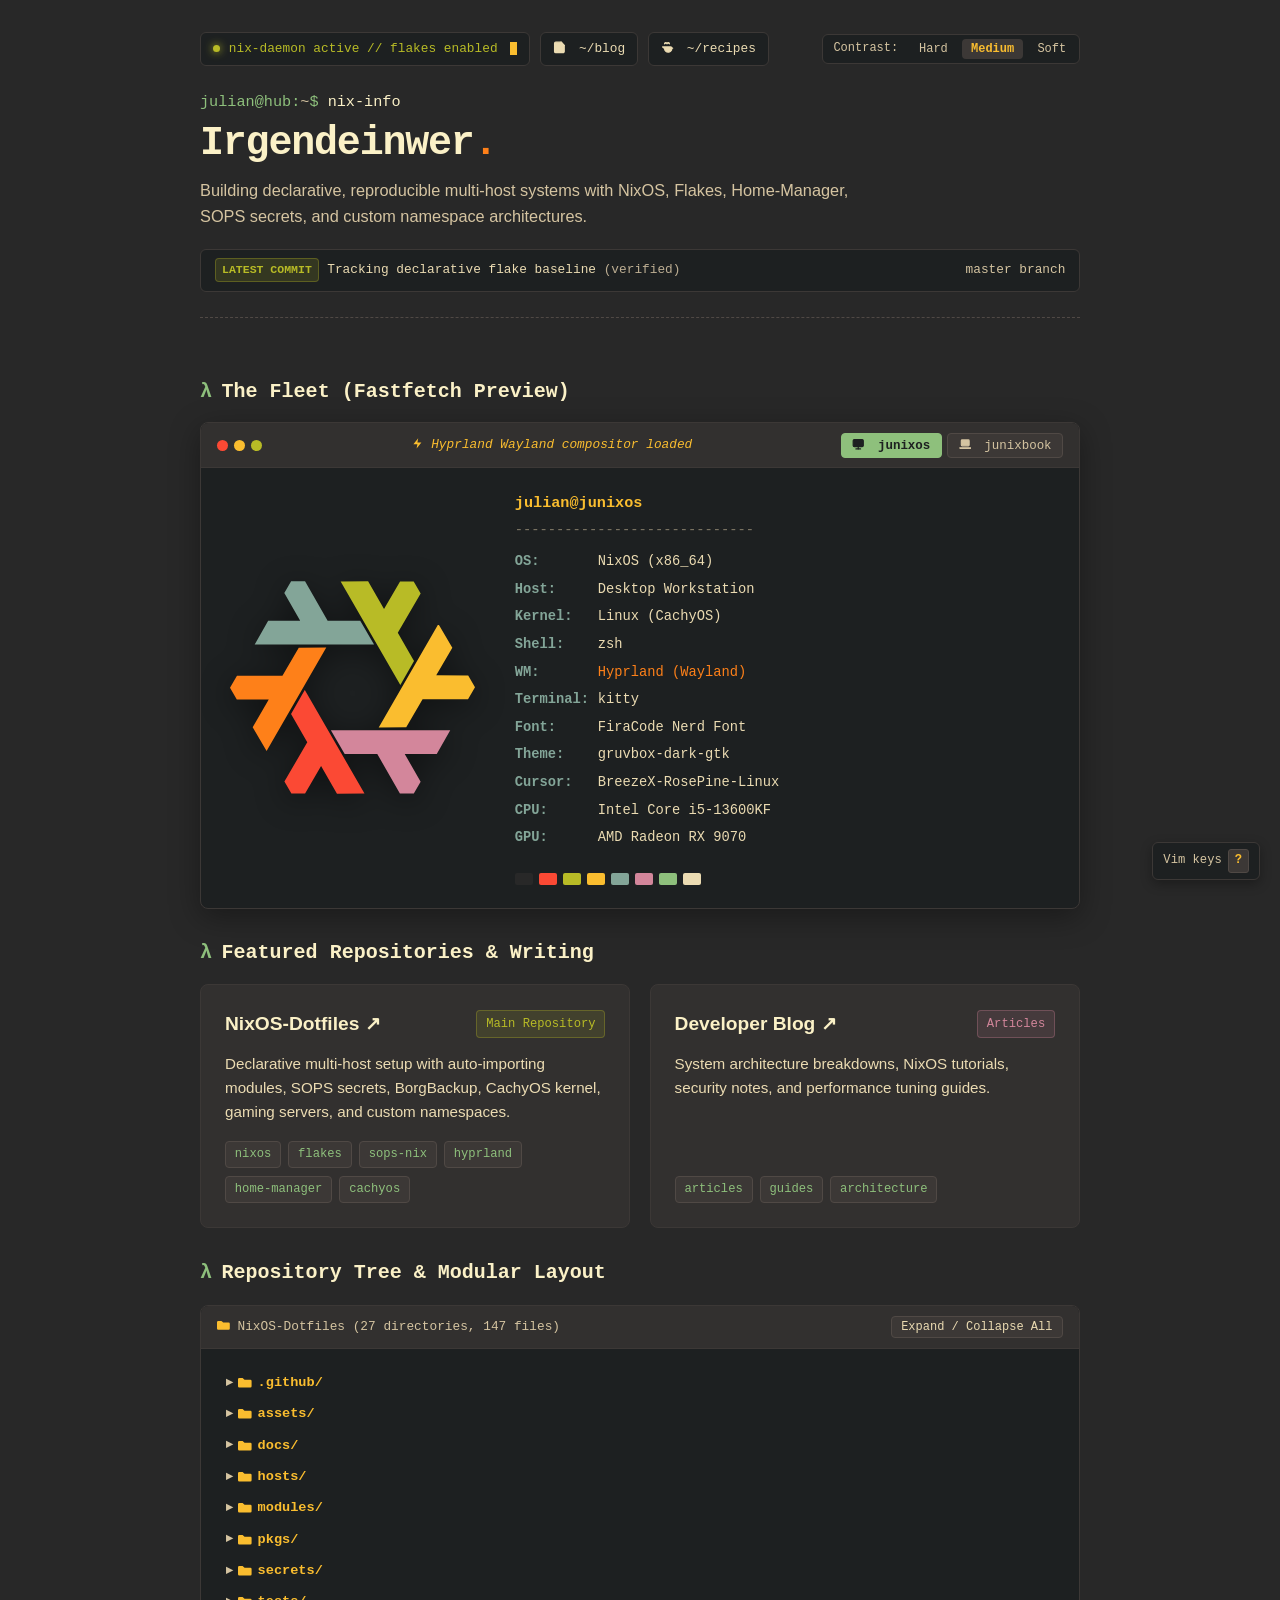
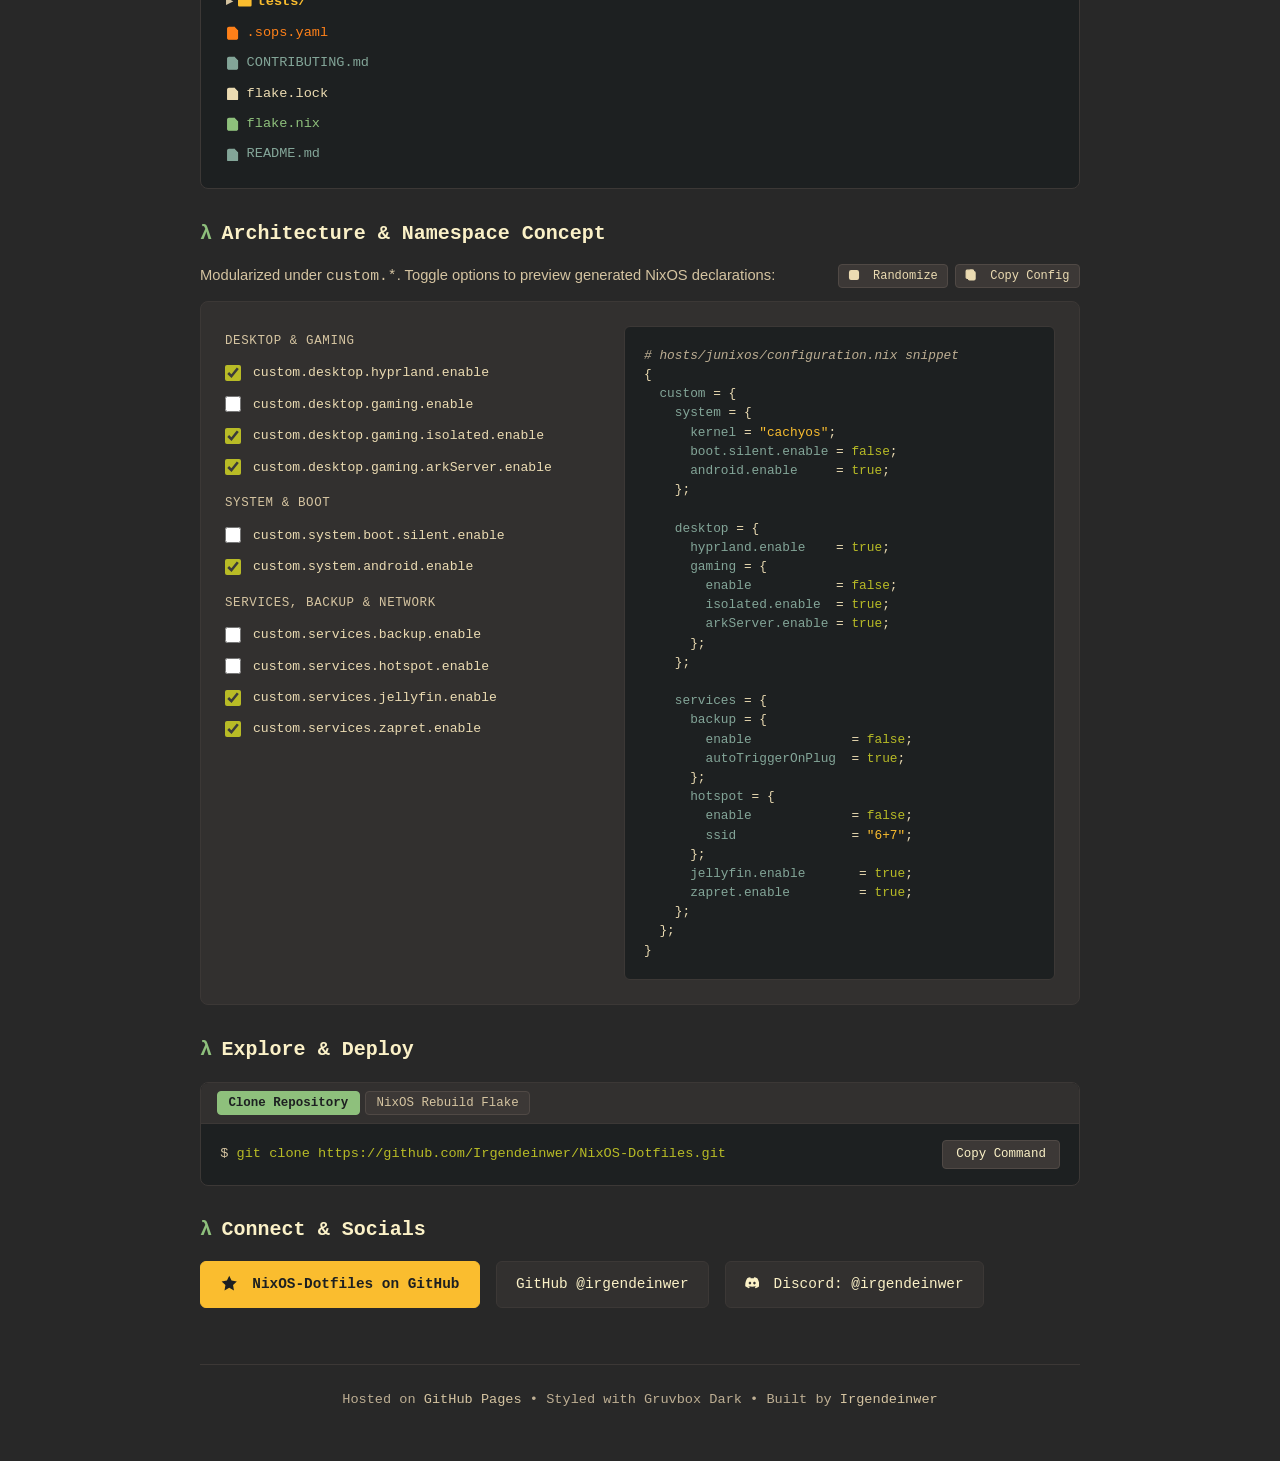
<file: index.html>
<!DOCTYPE html>
<html lang="en">
<head>
    <meta charset="UTF-8">
    <meta name="viewport" content="width=device-width, initial-scale=1.0">
    <meta http-equiv="X-UA-Compatible" content="ie=edge">

    <!-- Dynamic Browser Theme Color -->
    <meta name="theme-color" content="#282828" id="meta-theme-color">

    <!-- Primary SEO Metadata -->
    <title>Irgendeinwer | NixOS Dotfiles &amp; Developer Hub</title>
    <meta name="title" content="Irgendeinwer | NixOS Dotfiles &amp; Developer Hub">
    <meta name="description" content="Declarative multi-host NixOS dotfiles (junixos &amp; junixbook) powered by Flakes, Home-Manager, Hyprland, SOPS secrets, and custom namespace architectures.">
    <meta name="keywords" content="irgendeinwer, NixOS, dotfiles, junixos, junixbook, nix-flakes, home-manager, hyprland, sops-nix, borgbackup, CachyOS, gruvbox, zsh, kitty, zapret, RX 9070">
    <meta name="author" content="Irgendeinwer">
    <meta name="robots" content="index, follow">
    <link rel="canonical" href="https://irgendeinwer.github.io/">

    <!-- Favicon Configuration -->
    <link rel="icon" type="image/svg+xml" href="favicon.svg">
    <link rel="icon" href="favicon.ico" sizes="any">
    <link rel="apple-touch-icon" sizes="180x180" href="favicon.svg">

    <!-- Open Graph (Facebook, Discord, Telegram, Slack) -->
    <meta property="og:type" content="website">
    <meta property="og:url" content="https://irgendeinwer.github.io/">
    <meta property="og:title" content="Irgendeinwer | NixOS Dotfiles &amp; Developer Hub">
    <meta property="og:description" content="Modular Flake-based NixOS setup featuring custom namespaces, SOPS secrets, BorgBackup, Hyprland, gaming modules, and multi-machine fleet configurations.">
    <meta property="og:site_name" content="Irgendeinwer">
    <meta property="og:image" content="https://irgendeinwer.github.io/assets/og-image.png">
    <meta property="og:image:type" content="image/png">
    <meta property="og:image:width" content="1200">
    <meta property="og:image:height" content="630">
    <meta property="og:image:alt" content="Irgendeinwer - NixOS Dotfiles &amp; Developer Hub">

    <!-- Twitter Cards -->
    <meta name="twitter:card" content="summary_large_image">
    <meta name="twitter:title" content="Irgendeinwer | NixOS Dotfiles &amp; Developer Hub">
    <meta name="twitter:description" content="Modular Flake-based NixOS configuration with custom namespaces and declarative fleet management.">
    <meta name="twitter:image" content="https://irgendeinwer.github.io/assets/og-image.png">
    <meta name="twitter:image:alt" content="Irgendeinwer - NixOS Dotfiles &amp; Developer Hub">

    <!-- Schema.org JSON-LD -->
    <script type="application/ld+json">
    {
      "@context": "https://schema.org",
      "@graph": [
        {
          "@type": "Person",
          "name": "Irgendeinwer",
          "url": "https://irgendeinwer.github.io/",
          "sameAs": [
            "https://github.com/irgendeinwer",
            "https://github.com/Irgendeinwer/NixOS-Dotfiles",
            "https://discord.com/users/775352250209796106"
          ],
          "jobTitle": "Systems & Linux Developer",
          "knowsAbout": ["NixOS", "Nix Flakes", "Home-Manager", "Linux", "Hyprland", "Neovim", "SOPS", "BorgBackup"]
        },
        {
          "@type": "SoftwareSourceCode",
          "name": "NixOS-Dotfiles",
          "codeRepository": "https://github.com/Irgendeinwer/NixOS-Dotfiles",
          "programmingLanguage": "Nix",
          "runtimePlatform": "NixOS",
          "author": {
            "@type": "Person",
            "name": "Irgendeinwer"
          }
        }
      ]
    }
    </script>

    <!-- Preconnect & Preload Optimization -->
    <link rel="preconnect" href="https://api.github.com" crossorigin>
    <link rel="preload" href="css/variables.css" as="style">
    <link rel="preload" href="css/main.css" as="style">
    <link rel="preload" href="css/components.css" as="style">

    <!-- Modular CSS Stylesheets -->
    <link rel="stylesheet" href="css/variables.css">
    <link rel="stylesheet" href="css/main.css">
    <link rel="stylesheet" href="css/components.css">
</head>
<body data-contrast="medium">

    <div class="container">
        <!-- Top Nav & Contrast Switcher -->
        <nav class="top-nav" aria-label="Quick Settings">
            <div class="nav-links">
                <div class="nav-status">
                    <span class="status-indicator" aria-hidden="true"></span>
                    <span>nix-daemon active // flakes enabled</span>
                    <span class="cursor-blink" aria-hidden="true"></span>
                </div>
                <a href="blog/" class="nav-pill" title="Read technical write-ups and system notes">
                    <span><svg class="svg-icon" viewBox="0 0 16 16" width="14" height="14" fill="none" stroke="currentColor" stroke-width="1.6" stroke-linecap="round" stroke-linejoin="round" aria-hidden="true"><path d="M10.5 1.5H3.5A1.5 1.5 0 0 0 2 3v10a1.5 1.5 0 0 0 1.5 1.5h9a1.5 1.5 0 0 0 1.5-1.5V5.5L10.5 1.5z"/><path d="M10 1.5v4h4"/><path d="M5 8h6M5 11h4"/></svg> ~/blog</span>
                </a>
                <a href="recipes/" class="nav-pill" title="Functional recipes and kitchen derivations">
                    <span><svg class="svg-icon" viewBox="0 0 16 16" width="14" height="14" fill="none" stroke="currentColor" stroke-width="1.6" stroke-linecap="round" stroke-linejoin="round" aria-hidden="true"><path d="M2 7.5h10a1.5 1.5 0 0 1 1.5 1.5v.5a4.5 4.5 0 0 1-9 0V9a1.5 1.5 0 0 1-1.5-1.5z"/><path d="M12 9h2.5"/><path d="M4.5 3.5c0-.8.7-1.5 1.5-1.5s1.5.7 1.5 1.5M7.5 3.5c0-.8.7-1.5 1.5-1.5s1.5.7 1.5 1.5"/></svg> ~/recipes</span>
                </a>
            </div>
            <div class="contrast-switcher" role="group" aria-label="Background Contrast Modes">
                <span class="contrast-label">Contrast:</span>
                <button type="button" class="contrast-btn" onclick="setContrast('hard')" aria-label="Set contrast to Hard mode">Hard</button>
                <button type="button" class="contrast-btn active" onclick="setContrast('medium')" aria-label="Set contrast to Medium mode">Medium</button>
                <button type="button" class="contrast-btn" onclick="setContrast('soft')" aria-label="Set contrast to Soft mode">Soft</button>
            </div>
        </nav>

        <!-- Header -->
        <header>
            <div class="prompt-line">julian@hub:<span class="path">~</span>$ <span class="cmd">nix-info</span></div>
            <h1>Irgendeinwer<span class="accent">.</span></h1>
            <p class="lead">
                Building declarative, reproducible multi-host systems with NixOS, Flakes, Home-Manager, SOPS secrets, and custom namespace architectures.
            </p>

            <!-- Live GitHub Commit Status Banner -->
            <div class="git-status-bar" id="git-commit-box">
                <div class="git-status-left">
                    <span class="git-badge">LATEST COMMIT</span>
                    <span class="git-msg" id="git-latest-msg">Loading flake updates...</span>
                </div>
                <span id="git-latest-date">master branch</span>
            </div>
        </header>

        <!-- Main Content Landmark -->
        <main id="main-content">

        <!-- The Fleet (Fastfetch Preview) -->
        <section aria-labelledby="fleet-section">
            <h2 id="fleet-section">The Fleet (Fastfetch Preview)</h2>
            <div class="terminal-card">
                <div class="terminal-header">
                    <div class="terminal-dots" aria-hidden="true">
                        <span class="dot red"></span>
                        <span class="dot yellow"></span>
                        <span class="dot green"></span>
                    </div>
                    <span class="terminal-quote"><svg class="svg-icon" viewBox="0 0 16 16" width="14" height="14" fill="currentColor" aria-hidden="true"><polygon points="9 1.5 3 9 8 9 7 14.5 13 7 8 7 9 1.5"/></svg> <span id="nix-quote">Hyprland Wayland compositor loaded</span></span>
                    <div class="host-tabs" role="tablist" aria-label="Fleet Machines">
                        <button type="button" class="tab-btn active" id="tab-junixos" role="tab" aria-selected="true" aria-controls="specs-container" onclick="switchHost('junixos')"><svg class="svg-icon" viewBox="0 0 16 16" width="14" height="14" fill="none" stroke="currentColor" stroke-width="1.5" stroke-linecap="round" stroke-linejoin="round" aria-hidden="true"><rect x="1.5" y="2" width="13" height="9" rx="1.5"/><line x1="8" y1="11" x2="8" y2="14"/><line x1="5" y1="14" x2="11" y2="14"/></svg> junixos</button>
                        <button type="button" class="tab-btn" id="tab-junixbook" role="tab" aria-selected="false" aria-controls="specs-container" onclick="switchHost('junixbook')"><svg class="svg-icon" viewBox="0 0 16 16" width="14" height="14" fill="none" stroke="currentColor" stroke-width="1.5" stroke-linecap="round" stroke-linejoin="round" aria-hidden="true"><rect x="3" y="2.5" width="10" height="7.5" rx="1"/><path d="M1 12.5h14a1 1 0 0 1-1 1H2a1 1 0 0 1-1-1z"/></svg> junixbook</button>
                    </div>
                </div>
                <div class="terminal-body">
                    <!-- Clean Vector Rainbow NixOS Snowflake (Interactive Easter Egg) -->
                    <svg class="nix-logo" id="snowflake-btn" viewBox="0 0 24 24" onclick="triggerSnowflakeEgg(event)" onkeydown="if(event.key==='Enter'||event.key===' ')triggerSnowflakeEgg(event)" tabindex="0" role="button" title="Click me for a Nix fortune! (or press 's')" aria-label="Interactive NixOS Snowflake (Click or press 's' for fortunes)">
                        <title>Interactive NixOS Snowflake</title>
                        <!-- Arm 1 (Top Left): Aqua -->
                        <path d="M7.352 1.592l-1.364.002L5.32 2.75l1.557 2.713-3.137-.008-1.32 2.34H14.11l-1.353-2.332-3.192-.006-2.214-3.865z" fill="#83a598"/>
                        <!-- Arm 2 (Top Right): Green -->
                        <path d="M13.527 1.592l-2.687.025 5.846 10.127 1.341-2.34-1.59-2.765 2.24-3.85-.683-1.182h-1.336l-1.57 2.705-1.56-2.72z" fill="#b8bb26"/>
                        <!-- Arm 3 (Right): Yellow -->
                        <path d="M20.414 5.787l-5.846 10.125 2.696-.008 1.601-2.76 4.453.016.682-1.183-.666-1.157-3.13-.008L21.778 8.1l-1.365-2.313z" fill="#fabd2f"/>
                        <!-- Arm 4 (Left): Orange -->
                        <path d="M9.432 8.086l-2.696.008-1.601 2.76-4.453-.016L0 12.02l.666 1.157 3.13.008-1.575 2.71 1.365 2.315L9.432 8.086z" fill="#fe8019"/>
                        <!-- Arm 5 (Bottom Left): Red -->
                        <path d="M7.33 12.25l-.006.01-.002-.004-1.342 2.34 1.59 2.765-2.24 3.85.684 1.182H7.35l.004-.006h.001l1.567-2.698 1.558 2.72 2.688-.026-.004-.006h.01L7.33 12.25z" fill="#fb4934"/>
                        <!-- Arm 6 (Bottom Right): Purple -->
                        <path d="M9.882 16.18l1.354 2.332 3.192.006 2.215 3.865 1.363-.002.668-1.156-1.557-2.713 3.137.008 1.32-2.34H9.881Z" fill="#d3869b"/>
                    </svg>
                    
                    <!-- Dynamic Fastfetch Specs (Pre-rendered for Instant Paint & Zero CLS) -->
                    <div class="fetch-specs" id="specs-container" role="tabpanel" aria-labelledby="tab-junixos" aria-live="polite">
                        <div class="fetch-header">julian@junixos</div>
                        <div class="fetch-divider" aria-hidden="true">-----------------------------</div>
                        <div class="spec-line"><span class="spec-key">OS:</span><span class="spec-val">NixOS (x86_64)</span></div>
                        <div class="spec-line"><span class="spec-key">Host:</span><span class="spec-val">Desktop Workstation</span></div>
                        <div class="spec-line"><span class="spec-key">Kernel:</span><span class="spec-val">Linux (CachyOS)</span></div>
                        <div class="spec-line"><span class="spec-key">Shell:</span><span class="spec-val">zsh</span></div>
                        <div class="spec-line"><span class="spec-key">WM:</span><span class="spec-val accent">Hyprland (Wayland)</span></div>
                        <div class="spec-line"><span class="spec-key">Terminal:</span><span class="spec-val">kitty</span></div>
                        <div class="spec-line"><span class="spec-key">Font:</span><span class="spec-val">FiraCode Nerd Font</span></div>
                        <div class="spec-line"><span class="spec-key">Theme:</span><span class="spec-val">gruvbox-dark-gtk</span></div>
                        <div class="spec-line"><span class="spec-key">Cursor:</span><span class="spec-val">BreezeX-RosePine-Linux</span></div>
                        <div class="spec-line"><span class="spec-key">CPU:</span><span class="spec-val">Intel Core i5-13600KF</span></div>
                        <div class="spec-line"><span class="spec-key">GPU:</span><span class="spec-val">AMD Radeon RX 9070</span></div>
                        <div class="fetch-palette" aria-hidden="true">
                            <span class="palette-block" style="background:#282828"></span>
                            <span class="palette-block" style="background:#fb4934"></span>
                            <span class="palette-block" style="background:#b8bb26"></span>
                            <span class="palette-block" style="background:#fabd2f"></span>
                            <span class="palette-block" style="background:#83a598"></span>
                            <span class="palette-block" style="background:#d3869b"></span>
                            <span class="palette-block" style="background:#8ec07c"></span>
                            <span class="palette-block" style="background:#ebdbb2"></span>
                        </div>
                    </div>
                </div>
            </div>
        </section>

        <!-- Featured Projects & Blog Section -->
        <section aria-labelledby="repos-section">
            <h2 id="repos-section">Featured Repositories &amp; Writing</h2>
            <div class="grid-2">
                <article class="card">
                    <div class="card-header">
                        <h3 class="card-title">
                            <a href="https://github.com/Irgendeinwer/NixOS-Dotfiles" target="_blank" rel="noopener noreferrer">
                                NixOS-Dotfiles ↗
                            </a>
                        </h3>
                        <span class="tag green">Main Repository</span>
                    </div>
                    <p class="card-desc">
                        Declarative multi-host setup with auto-importing modules, SOPS secrets, BorgBackup, CachyOS kernel, gaming servers, and custom namespaces.
                    </p>
                    <div class="tag-list">
                        <span class="tag">nixos</span>
                        <span class="tag">flakes</span>
                        <span class="tag">sops-nix</span>
                        <span class="tag">hyprland</span>
                        <span class="tag">home-manager</span>
                        <span class="tag">cachyos</span>
                    </div>
                </article>

                <article class="card">
                    <div class="card-header">
                        <h3 class="card-title">
                            <a href="blog/">
                                Developer Blog ↗
                            </a>
                        </h3>
                        <span class="tag purple">Articles</span>
                    </div>
                    <p class="card-desc">
                        System architecture breakdowns, NixOS tutorials, security notes, and performance tuning guides.
                    </p>
                    <div class="tag-list">
                        <span class="tag">articles</span>
                        <span class="tag">guides</span>
                        <span class="tag">architecture</span>
                    </div>
                </article>
            </div>
        </section>

        <!-- Collapsible Repository File Tree (Dynamic & Pre-rendered) -->
        <section aria-labelledby="tree-section">
            <h2 id="tree-section">Repository Tree &amp; Modular Layout</h2>
            <div class="tree-container">
                <div class="tree-header">
                    <span id="tree-stats-text"><svg class="svg-icon svg-folder-icon" viewBox="0 0 16 16" width="14" height="14" fill="currentColor" aria-hidden="true"><path d="M1.5 2.5A1.5 1.5 0 0 0 0 4v8A1.5 1.5 0 0 0 1.5 13.5h13a1.5 1.5 0 0 0 1.5-1.5V6a1.5 1.5 0 0 0-1.5-1.5H7.707l-1.354-1.354A1.5 1.5 0 0 0 5.293 2.5H1.5z"/></svg> NixOS-Dotfiles (18 directories, 87 files)</span>
                    <button type="button" class="btn-tree-toggle" onclick="toggleAllTreeFolders()" aria-label="Toggle expand and collapse on all repository folders">Expand / Collapse All</button>
                </div>
                <div class="tree-body">
                    <ul class="tree-root" id="tree-root-container">
                        <!-- .github -->
                        <li class="tree-item">
                            <details class="tree-folder">
                                <summary><svg class="svg-icon svg-folder-icon" viewBox="0 0 16 16" width="14" height="14" fill="currentColor" aria-hidden="true"><path d="M1.5 2.5A1.5 1.5 0 0 0 0 4v8A1.5 1.5 0 0 0 1.5 13.5h13a1.5 1.5 0 0 0 1.5-1.5V6a1.5 1.5 0 0 0-1.5-1.5H7.707l-1.354-1.354A1.5 1.5 0 0 0 5.293 2.5H1.5z"/></svg> .github/</summary>
                                <ul class="tree-branch">
                                    <li class="tree-item">
                                        <details class="tree-folder">
                                            <summary><svg class="svg-icon svg-folder-icon" viewBox="0 0 16 16" width="14" height="14" fill="currentColor" aria-hidden="true"><path d="M1.5 2.5A1.5 1.5 0 0 0 0 4v8A1.5 1.5 0 0 0 1.5 13.5h13a1.5 1.5 0 0 0 1.5-1.5V6a1.5 1.5 0 0 0-1.5-1.5H7.707l-1.354-1.354A1.5 1.5 0 0 0 5.293 2.5H1.5z"/></svg> workflows/</summary>
                                            <ul class="tree-branch">
                                                <li class="tree-item tree-file tree-file-config"><svg class="svg-icon svg-file-icon" viewBox="0 0 16 16" width="14" height="14" fill="none" stroke="currentColor" stroke-width="1.5" stroke-linecap="round" stroke-linejoin="round" aria-hidden="true"><path d="M3.5 1.5h6l4 4V14a1.5 1.5 0 0 1-1.5 1.5h-8.5A1.5 1.5 0 0 1 2 14V3a1.5 1.5 0 0 1 1.5-1.5z"/><polyline points="9.5 1.5 9.5 5.5 13.5 5.5"/></svg> nix-test.yml</li>
                                                <li class="tree-item tree-file tree-file-config"><svg class="svg-icon svg-file-icon" viewBox="0 0 16 16" width="14" height="14" fill="none" stroke="currentColor" stroke-width="1.5" stroke-linecap="round" stroke-linejoin="round" aria-hidden="true"><path d="M3.5 1.5h6l4 4V14a1.5 1.5 0 0 1-1.5 1.5h-8.5A1.5 1.5 0 0 1 2 14V3a1.5 1.5 0 0 1 1.5-1.5z"/><polyline points="9.5 1.5 9.5 5.5 13.5 5.5"/></svg> nix-update.yml</li>
                                            </ul>
                                        </details>
                                    </li>
                                </ul>
                            </details>
                        </li>

                        <!-- assets -->
                        <li class="tree-item">
                            <details class="tree-folder">
                                <summary><svg class="svg-icon svg-folder-icon" viewBox="0 0 16 16" width="14" height="14" fill="currentColor" aria-hidden="true"><path d="M1.5 2.5A1.5 1.5 0 0 0 0 4v8A1.5 1.5 0 0 0 1.5 13.5h13a1.5 1.5 0 0 0 1.5-1.5V6a1.5 1.5 0 0 0-1.5-1.5H7.707l-1.354-1.354A1.5 1.5 0 0 0 5.293 2.5H1.5z"/></svg> assets/</summary>
                                <ul class="tree-branch">
                                    <li class="tree-item tree-file tree-file-media"><svg class="svg-icon svg-file-icon svg-media-icon" viewBox="0 0 16 16" width="14" height="14" fill="none" stroke="currentColor" stroke-width="1.5" stroke-linecap="round" stroke-linejoin="round" aria-hidden="true"><path d="M6 13.5a2 2 0 1 1-4 0 2 2 0 0 1 4 0zm0 0V3.5l7-2v9.5a2 2 0 1 1-4 0 2 2 0 0 1 4 0zm0-6.5l7-2"/></svg> atmos.wav</li>
                                    <li class="tree-item tree-file tree-file-config"><svg class="svg-icon svg-file-icon svg-key-icon" viewBox="0 0 16 16" width="14" height="14" fill="none" stroke="currentColor" stroke-width="1.5" stroke-linecap="round" stroke-linejoin="round" aria-hidden="true"><circle cx="5.5" cy="6" r="3"/><line x1="8" y1="8" x2="13.5" y2="13.5"/><line x1="11" y1="11" x2="13" y2="9"/><line x1="12" y1="12" x2="14" y2="10.5"/></svg> iserv.pem</li>
                                    <li class="tree-item tree-file tree-file-media"><svg class="svg-icon svg-file-icon svg-media-icon" viewBox="0 0 16 16" width="14" height="14" fill="none" stroke="currentColor" stroke-width="1.5" stroke-linecap="round" stroke-linejoin="round" aria-hidden="true"><path d="M6 13.5a2 2 0 1 1-4 0 2 2 0 0 1 4 0zm0 0V3.5l7-2v9.5a2 2 0 1 1-4 0 2 2 0 0 1 4 0zm0-6.5l7-2"/></svg> oal_dflt.wav</li>
                                </ul>
                            </details>
                        </li>

                        <!-- hosts -->
                        <li class="tree-item">
                            <details class="tree-folder">
                                <summary><svg class="svg-icon svg-folder-icon" viewBox="0 0 16 16" width="14" height="14" fill="currentColor" aria-hidden="true"><path d="M1.5 2.5A1.5 1.5 0 0 0 0 4v8A1.5 1.5 0 0 0 1.5 13.5h13a1.5 1.5 0 0 0 1.5-1.5V6a1.5 1.5 0 0 0-1.5-1.5H7.707l-1.354-1.354A1.5 1.5 0 0 0 5.293 2.5H1.5z"/></svg> hosts/</summary>
                                <ul class="tree-branch">
                                    <li class="tree-item">
                                        <details class="tree-folder">
                                            <summary><svg class="svg-icon svg-folder-icon" viewBox="0 0 16 16" width="14" height="14" fill="currentColor" aria-hidden="true"><path d="M1.5 2.5A1.5 1.5 0 0 0 0 4v8A1.5 1.5 0 0 0 1.5 13.5h13a1.5 1.5 0 0 0 1.5-1.5V6a1.5 1.5 0 0 0-1.5-1.5H7.707l-1.354-1.354A1.5 1.5 0 0 0 5.293 2.5H1.5z"/></svg> junixos/</summary>
                                            <ul class="tree-branch">
                                                <li class="tree-item tree-file tree-file-nix"><svg class="svg-icon svg-file-icon svg-nix-icon" viewBox="0 0 16 16" width="14" height="14" fill="none" stroke="currentColor" stroke-width="1.5" stroke-linecap="round" stroke-linejoin="round" aria-hidden="true"><path d="M3.5 1.5h6l4 4V14a1.5 1.5 0 0 1-1.5 1.5h-8.5A1.5 1.5 0 0 1 2 14V3a1.5 1.5 0 0 1 1.5-1.5z"/><polyline points="9.5 1.5 9.5 5.5 13.5 5.5"/><path d="M6 11.5l2-4 2 4M6.7 10h2.6" stroke-width="1.2"/></svg> configuration.nix</li>
                                                <li class="tree-item tree-file tree-file-nix"><svg class="svg-icon svg-file-icon svg-nix-icon" viewBox="0 0 16 16" width="14" height="14" fill="none" stroke="currentColor" stroke-width="1.5" stroke-linecap="round" stroke-linejoin="round" aria-hidden="true"><path d="M3.5 1.5h6l4 4V14a1.5 1.5 0 0 1-1.5 1.5h-8.5A1.5 1.5 0 0 1 2 14V3a1.5 1.5 0 0 1 1.5-1.5z"/><polyline points="9.5 1.5 9.5 5.5 13.5 5.5"/><path d="M6 11.5l2-4 2 4M6.7 10h2.6" stroke-width="1.2"/></svg> disk-config.nix</li>
                                                <li class="tree-item tree-file tree-file-nix"><svg class="svg-icon svg-file-icon svg-nix-icon" viewBox="0 0 16 16" width="14" height="14" fill="none" stroke="currentColor" stroke-width="1.5" stroke-linecap="round" stroke-linejoin="round" aria-hidden="true"><path d="M3.5 1.5h6l4 4V14a1.5 1.5 0 0 1-1.5 1.5h-8.5A1.5 1.5 0 0 1 2 14V3a1.5 1.5 0 0 1 1.5-1.5z"/><polyline points="9.5 1.5 9.5 5.5 13.5 5.5"/><path d="M6 11.5l2-4 2 4M6.7 10h2.6" stroke-width="1.2"/></svg> hardware-configuration.nix</li>
                                                <li class="tree-item tree-file tree-file-nix"><svg class="svg-icon svg-file-icon svg-nix-icon" viewBox="0 0 16 16" width="14" height="14" fill="none" stroke="currentColor" stroke-width="1.5" stroke-linecap="round" stroke-linejoin="round" aria-hidden="true"><path d="M3.5 1.5h6l4 4V14a1.5 1.5 0 0 1-1.5 1.5h-8.5A1.5 1.5 0 0 1 2 14V3a1.5 1.5 0 0 1 1.5-1.5z"/><polyline points="9.5 1.5 9.5 5.5 13.5 5.5"/><path d="M6 11.5l2-4 2 4M6.7 10h2.6" stroke-width="1.2"/></svg> home.nix</li>
                                            </ul>
                                        </details>
                                    </li>
                                    <li class="tree-item">
                                        <details class="tree-folder">
                                            <summary><svg class="svg-icon svg-folder-icon" viewBox="0 0 16 16" width="14" height="14" fill="currentColor" aria-hidden="true"><path d="M1.5 2.5A1.5 1.5 0 0 0 0 4v8A1.5 1.5 0 0 0 1.5 13.5h13a1.5 1.5 0 0 0 1.5-1.5V6a1.5 1.5 0 0 0-1.5-1.5H7.707l-1.354-1.354A1.5 1.5 0 0 0 5.293 2.5H1.5z"/></svg> junixbook/</summary>
                                            <ul class="tree-branch">
                                                <li class="tree-item tree-file tree-file-nix"><svg class="svg-icon svg-file-icon svg-nix-icon" viewBox="0 0 16 16" width="14" height="14" fill="none" stroke="currentColor" stroke-width="1.5" stroke-linecap="round" stroke-linejoin="round" aria-hidden="true"><path d="M3.5 1.5h6l4 4V14a1.5 1.5 0 0 1-1.5 1.5h-8.5A1.5 1.5 0 0 1 2 14V3a1.5 1.5 0 0 1 1.5-1.5z"/><polyline points="9.5 1.5 9.5 5.5 13.5 5.5"/><path d="M6 11.5l2-4 2 4M6.7 10h2.6" stroke-width="1.2"/></svg> configuration.nix</li>
                                                <li class="tree-item tree-file tree-file-nix"><svg class="svg-icon svg-file-icon svg-nix-icon" viewBox="0 0 16 16" width="14" height="14" fill="none" stroke="currentColor" stroke-width="1.5" stroke-linecap="round" stroke-linejoin="round" aria-hidden="true"><path d="M3.5 1.5h6l4 4V14a1.5 1.5 0 0 1-1.5 1.5h-8.5A1.5 1.5 0 0 1 2 14V3a1.5 1.5 0 0 1 1.5-1.5z"/><polyline points="9.5 1.5 9.5 5.5 13.5 5.5"/><path d="M6 11.5l2-4 2 4M6.7 10h2.6" stroke-width="1.2"/></svg> hardware-configuration.nix</li>
                                                <li class="tree-item tree-file tree-file-nix"><svg class="svg-icon svg-file-icon svg-nix-icon" viewBox="0 0 16 16" width="14" height="14" fill="none" stroke="currentColor" stroke-width="1.5" stroke-linecap="round" stroke-linejoin="round" aria-hidden="true"><path d="M3.5 1.5h6l4 4V14a1.5 1.5 0 0 1-1.5 1.5h-8.5A1.5 1.5 0 0 1 2 14V3a1.5 1.5 0 0 1 1.5-1.5z"/><polyline points="9.5 1.5 9.5 5.5 13.5 5.5"/><path d="M6 11.5l2-4 2 4M6.7 10h2.6" stroke-width="1.2"/></svg> home.nix</li>
                                            </ul>
                                        </details>
                                    </li>
                                </ul>
                            </details>
                        </li>

                        <!-- modules -->
                        <li class="tree-item">
                            <details class="tree-folder">
                                <summary><svg class="svg-icon svg-folder-icon" viewBox="0 0 16 16" width="14" height="14" fill="currentColor" aria-hidden="true"><path d="M1.5 2.5A1.5 1.5 0 0 0 0 4v8A1.5 1.5 0 0 0 1.5 13.5h13a1.5 1.5 0 0 0 1.5-1.5V6a1.5 1.5 0 0 0-1.5-1.5H7.707l-1.354-1.354A1.5 1.5 0 0 0 5.293 2.5H1.5z"/></svg> modules/</summary>
                                <ul class="tree-branch">
                                    <li class="tree-item tree-file tree-file-nix"><svg class="svg-icon svg-file-icon svg-nix-icon" viewBox="0 0 16 16" width="14" height="14" fill="none" stroke="currentColor" stroke-width="1.5" stroke-linecap="round" stroke-linejoin="round" aria-hidden="true"><path d="M3.5 1.5h6l4 4V14a1.5 1.5 0 0 1-1.5 1.5h-8.5A1.5 1.5 0 0 1 2 14V3a1.5 1.5 0 0 1 1.5-1.5z"/><polyline points="9.5 1.5 9.5 5.5 13.5 5.5"/><path d="M6 11.5l2-4 2 4M6.7 10h2.6" stroke-width="1.2"/></svg> default.nix</li>
                                    
                                    <!-- home-manager -->
                                    <li class="tree-item">
                                        <details class="tree-folder">
                                            <summary><svg class="svg-icon svg-folder-icon" viewBox="0 0 16 16" width="14" height="14" fill="currentColor" aria-hidden="true"><path d="M1.5 2.5A1.5 1.5 0 0 0 0 4v8A1.5 1.5 0 0 0 1.5 13.5h13a1.5 1.5 0 0 0 1.5-1.5V6a1.5 1.5 0 0 0-1.5-1.5H7.707l-1.354-1.354A1.5 1.5 0 0 0 5.293 2.5H1.5z"/></svg> home-manager/</summary>
                                            <ul class="tree-branch">
                                                <li class="tree-item tree-file tree-file-nix"><svg class="svg-icon svg-file-icon svg-nix-icon" viewBox="0 0 16 16" width="14" height="14" fill="none" stroke="currentColor" stroke-width="1.5" stroke-linecap="round" stroke-linejoin="round" aria-hidden="true"><path d="M3.5 1.5h6l4 4V14a1.5 1.5 0 0 1-1.5 1.5h-8.5A1.5 1.5 0 0 1 2 14V3a1.5 1.5 0 0 1 1.5-1.5z"/><polyline points="9.5 1.5 9.5 5.5 13.5 5.5"/><path d="M6 11.5l2-4 2 4M6.7 10h2.6" stroke-width="1.2"/></svg> default.nix</li>
                                                <li class="tree-item tree-file tree-file-nix"><svg class="svg-icon svg-file-icon svg-nix-icon" viewBox="0 0 16 16" width="14" height="14" fill="none" stroke="currentColor" stroke-width="1.5" stroke-linecap="round" stroke-linejoin="round" aria-hidden="true"><path d="M3.5 1.5h6l4 4V14a1.5 1.5 0 0 1-1.5 1.5h-8.5A1.5 1.5 0 0 1 2 14V3a1.5 1.5 0 0 1 1.5-1.5z"/><polyline points="9.5 1.5 9.5 5.5 13.5 5.5"/><path d="M6 11.5l2-4 2 4M6.7 10h2.6" stroke-width="1.2"/></svg> git.nix</li>
                                                <li class="tree-item tree-file tree-file-nix"><svg class="svg-icon svg-file-icon svg-nix-icon" viewBox="0 0 16 16" width="14" height="14" fill="none" stroke="currentColor" stroke-width="1.5" stroke-linecap="round" stroke-linejoin="round" aria-hidden="true"><path d="M3.5 1.5h6l4 4V14a1.5 1.5 0 0 1-1.5 1.5h-8.5A1.5 1.5 0 0 1 2 14V3a1.5 1.5 0 0 1 1.5-1.5z"/><polyline points="9.5 1.5 9.5 5.5 13.5 5.5"/><path d="M6 11.5l2-4 2 4M6.7 10h2.6" stroke-width="1.2"/></svg> gtk.nix</li>
                                                <li class="tree-item">
                                                    <details class="tree-folder">
                                                        <summary><svg class="svg-icon svg-folder-icon" viewBox="0 0 16 16" width="14" height="14" fill="currentColor" aria-hidden="true"><path d="M1.5 2.5A1.5 1.5 0 0 0 0 4v8A1.5 1.5 0 0 0 1.5 13.5h13a1.5 1.5 0 0 0 1.5-1.5V6a1.5 1.5 0 0 0-1.5-1.5H7.707l-1.354-1.354A1.5 1.5 0 0 0 5.293 2.5H1.5z"/></svg> hypr/</summary>
                                                        <ul class="tree-branch">
                                                            <li class="tree-item tree-file tree-file-nix"><svg class="svg-icon svg-file-icon svg-nix-icon" viewBox="0 0 16 16" width="14" height="14" fill="none" stroke="currentColor" stroke-width="1.5" stroke-linecap="round" stroke-linejoin="round" aria-hidden="true"><path d="M3.5 1.5h6l4 4V14a1.5 1.5 0 0 1-1.5 1.5h-8.5A1.5 1.5 0 0 1 2 14V3a1.5 1.5 0 0 1 1.5-1.5z"/><polyline points="9.5 1.5 9.5 5.5 13.5 5.5"/><path d="M6 11.5l2-4 2 4M6.7 10h2.6" stroke-width="1.2"/></svg> hyprcursor.nix</li>
                                                            <li class="tree-item tree-file tree-file-nix"><svg class="svg-icon svg-file-icon svg-nix-icon" viewBox="0 0 16 16" width="14" height="14" fill="none" stroke="currentColor" stroke-width="1.5" stroke-linecap="round" stroke-linejoin="round" aria-hidden="true"><path d="M3.5 1.5h6l4 4V14a1.5 1.5 0 0 1-1.5 1.5h-8.5A1.5 1.5 0 0 1 2 14V3a1.5 1.5 0 0 1 1.5-1.5z"/><polyline points="9.5 1.5 9.5 5.5 13.5 5.5"/><path d="M6 11.5l2-4 2 4M6.7 10h2.6" stroke-width="1.2"/></svg> hypridle.nix</li>
                                                            <li class="tree-item tree-file tree-file-nix"><svg class="svg-icon svg-file-icon svg-nix-icon" viewBox="0 0 16 16" width="14" height="14" fill="none" stroke="currentColor" stroke-width="1.5" stroke-linecap="round" stroke-linejoin="round" aria-hidden="true"><path d="M3.5 1.5h6l4 4V14a1.5 1.5 0 0 1-1.5 1.5h-8.5A1.5 1.5 0 0 1 2 14V3a1.5 1.5 0 0 1 1.5-1.5z"/><polyline points="9.5 1.5 9.5 5.5 13.5 5.5"/><path d="M6 11.5l2-4 2 4M6.7 10h2.6" stroke-width="1.2"/></svg> hyprland.nix</li>
                                                            <li class="tree-item tree-file tree-file-nix"><svg class="svg-icon svg-file-icon svg-nix-icon" viewBox="0 0 16 16" width="14" height="14" fill="none" stroke="currentColor" stroke-width="1.5" stroke-linecap="round" stroke-linejoin="round" aria-hidden="true"><path d="M3.5 1.5h6l4 4V14a1.5 1.5 0 0 1-1.5 1.5h-8.5A1.5 1.5 0 0 1 2 14V3a1.5 1.5 0 0 1 1.5-1.5z"/><polyline points="9.5 1.5 9.5 5.5 13.5 5.5"/><path d="M6 11.5l2-4 2 4M6.7 10h2.6" stroke-width="1.2"/></svg> hyprlock.nix</li>
                                                            <li class="tree-item tree-file tree-file-nix"><svg class="svg-icon svg-file-icon svg-nix-icon" viewBox="0 0 16 16" width="14" height="14" fill="none" stroke="currentColor" stroke-width="1.5" stroke-linecap="round" stroke-linejoin="round" aria-hidden="true"><path d="M3.5 1.5h6l4 4V14a1.5 1.5 0 0 1-1.5 1.5h-8.5A1.5 1.5 0 0 1 2 14V3a1.5 1.5 0 0 1 1.5-1.5z"/><polyline points="9.5 1.5 9.5 5.5 13.5 5.5"/><path d="M6 11.5l2-4 2 4M6.7 10h2.6" stroke-width="1.2"/></svg> hyprshot.nix</li>
                                                            <li class="tree-item tree-file tree-file-nix"><svg class="svg-icon svg-file-icon svg-nix-icon" viewBox="0 0 16 16" width="14" height="14" fill="none" stroke="currentColor" stroke-width="1.5" stroke-linecap="round" stroke-linejoin="round" aria-hidden="true"><path d="M3.5 1.5h6l4 4V14a1.5 1.5 0 0 1-1.5 1.5h-8.5A1.5 1.5 0 0 1 2 14V3a1.5 1.5 0 0 1 1.5-1.5z"/><polyline points="9.5 1.5 9.5 5.5 13.5 5.5"/><path d="M6 11.5l2-4 2 4M6.7 10h2.6" stroke-width="1.2"/></svg> wallpaper.nix</li>
                                                        </ul>
                                                    </details>
                                                </li>
                                                <li class="tree-item tree-file tree-file-nix"><svg class="svg-icon svg-file-icon svg-nix-icon" viewBox="0 0 16 16" width="14" height="14" fill="none" stroke="currentColor" stroke-width="1.5" stroke-linecap="round" stroke-linejoin="round" aria-hidden="true"><path d="M3.5 1.5h6l4 4V14a1.5 1.5 0 0 1-1.5 1.5h-8.5A1.5 1.5 0 0 1 2 14V3a1.5 1.5 0 0 1 1.5-1.5z"/><polyline points="9.5 1.5 9.5 5.5 13.5 5.5"/><path d="M6 11.5l2-4 2 4M6.7 10h2.6" stroke-width="1.2"/></svg> listen.nix</li>
                                                <li class="tree-item tree-file tree-file-config"><svg class="svg-icon svg-file-icon svg-script-icon" viewBox="0 0 16 16" width="14" height="14" fill="none" stroke="currentColor" stroke-width="1.5" stroke-linecap="round" stroke-linejoin="round" aria-hidden="true"><path d="M3.5 1.5h6l4 4V14a1.5 1.5 0 0 1-1.5 1.5h-8.5A1.5 1.5 0 0 1 2 14V3a1.5 1.5 0 0 1 1.5-1.5z"/><polyline points="9.5 1.5 9.5 5.5 13.5 5.5"/><path d="M5 8.5l1.8 1.5-1.8 1.5M8.5 11.5h2.5" stroke-width="1.3"/></svg> listen.sh</li>
                                                <li class="tree-item tree-file tree-file-nix"><svg class="svg-icon svg-file-icon svg-nix-icon" viewBox="0 0 16 16" width="14" height="14" fill="none" stroke="currentColor" stroke-width="1.5" stroke-linecap="round" stroke-linejoin="round" aria-hidden="true"><path d="M3.5 1.5h6l4 4V14a1.5 1.5 0 0 1-1.5 1.5h-8.5A1.5 1.5 0 0 1 2 14V3a1.5 1.5 0 0 1 1.5-1.5z"/><polyline points="9.5 1.5 9.5 5.5 13.5 5.5"/><path d="M6 11.5l2-4 2 4M6.7 10h2.6" stroke-width="1.2"/></svg> mpv.nix</li>
                                                <li class="tree-item">
                                                    <details class="tree-folder">
                                                        <summary><svg class="svg-icon svg-folder-icon" viewBox="0 0 16 16" width="14" height="14" fill="currentColor" aria-hidden="true"><path d="M1.5 2.5A1.5 1.5 0 0 0 0 4v8A1.5 1.5 0 0 0 1.5 13.5h13a1.5 1.5 0 0 0 1.5-1.5V6a1.5 1.5 0 0 0-1.5-1.5H7.707l-1.354-1.354A1.5 1.5 0 0 0 5.293 2.5H1.5z"/></svg> rofi/</summary>
                                                        <ul class="tree-branch">
                                                            <li class="tree-item tree-file tree-file-config"><svg class="svg-icon svg-file-icon" viewBox="0 0 16 16" width="14" height="14" fill="none" stroke="currentColor" stroke-width="1.5" stroke-linecap="round" stroke-linejoin="round" aria-hidden="true"><path d="M3.5 1.5h6l4 4V14a1.5 1.5 0 0 1-1.5 1.5h-8.5A1.5 1.5 0 0 1 2 14V3a1.5 1.5 0 0 1 1.5-1.5z"/><polyline points="9.5 1.5 9.5 5.5 13.5 5.5"/></svg> gruvbox-material.rasi</li>
                                                            <li class="tree-item tree-file tree-file-nix"><svg class="svg-icon svg-file-icon svg-nix-icon" viewBox="0 0 16 16" width="14" height="14" fill="none" stroke="currentColor" stroke-width="1.5" stroke-linecap="round" stroke-linejoin="round" aria-hidden="true"><path d="M3.5 1.5h6l4 4V14a1.5 1.5 0 0 1-1.5 1.5h-8.5A1.5 1.5 0 0 1 2 14V3a1.5 1.5 0 0 1 1.5-1.5z"/><polyline points="9.5 1.5 9.5 5.5 13.5 5.5"/><path d="M6 11.5l2-4 2 4M6.7 10h2.6" stroke-width="1.2"/></svg> rofi.nix</li>
                                                        </ul>
                                                    </details>
                                                </li>
                                                <li class="tree-item tree-file tree-file-nix"><svg class="svg-icon svg-file-icon svg-nix-icon" viewBox="0 0 16 16" width="14" height="14" fill="none" stroke="currentColor" stroke-width="1.5" stroke-linecap="round" stroke-linejoin="round" aria-hidden="true"><path d="M3.5 1.5h6l4 4V14a1.5 1.5 0 0 1-1.5 1.5h-8.5A1.5 1.5 0 0 1 2 14V3a1.5 1.5 0 0 1 1.5-1.5z"/><polyline points="9.5 1.5 9.5 5.5 13.5 5.5"/><path d="M6 11.5l2-4 2 4M6.7 10h2.6" stroke-width="1.2"/></svg> sops.nix</li>
                                                <li class="tree-item tree-file tree-file-nix"><svg class="svg-icon svg-file-icon svg-nix-icon" viewBox="0 0 16 16" width="14" height="14" fill="none" stroke="currentColor" stroke-width="1.5" stroke-linecap="round" stroke-linejoin="round" aria-hidden="true"><path d="M3.5 1.5h6l4 4V14a1.5 1.5 0 0 1-1.5 1.5h-8.5A1.5 1.5 0 0 1 2 14V3a1.5 1.5 0 0 1 1.5-1.5z"/><polyline points="9.5 1.5 9.5 5.5 13.5 5.5"/><path d="M6 11.5l2-4 2 4M6.7 10h2.6" stroke-width="1.2"/></svg> virtual-surround.nix</li>
                                                <li class="tree-item tree-file tree-file-nix"><svg class="svg-icon svg-file-icon svg-nix-icon" viewBox="0 0 16 16" width="14" height="14" fill="none" stroke="currentColor" stroke-width="1.5" stroke-linecap="round" stroke-linejoin="round" aria-hidden="true"><path d="M3.5 1.5h6l4 4V14a1.5 1.5 0 0 1-1.5 1.5h-8.5A1.5 1.5 0 0 1 2 14V3a1.5 1.5 0 0 1 1.5-1.5z"/><polyline points="9.5 1.5 9.5 5.5 13.5 5.5"/><path d="M6 11.5l2-4 2 4M6.7 10h2.6" stroke-width="1.2"/></svg> zsh.nix</li>
                                            </ul>
                                        </details>
                                    </li>

                                    <!-- nixos -->
                                    <li class="tree-item">
                                        <details class="tree-folder">
                                            <summary><svg class="svg-icon svg-folder-icon" viewBox="0 0 16 16" width="14" height="14" fill="currentColor" aria-hidden="true"><path d="M1.5 2.5A1.5 1.5 0 0 0 0 4v8A1.5 1.5 0 0 0 1.5 13.5h13a1.5 1.5 0 0 0 1.5-1.5V6a1.5 1.5 0 0 0-1.5-1.5H7.707l-1.354-1.354A1.5 1.5 0 0 0 5.293 2.5H1.5z"/></svg> nixos/</summary>
                                            <ul class="tree-branch">
                                                <li class="tree-item tree-file tree-file-nix"><svg class="svg-icon svg-file-icon svg-nix-icon" viewBox="0 0 16 16" width="14" height="14" fill="none" stroke="currentColor" stroke-width="1.5" stroke-linecap="round" stroke-linejoin="round" aria-hidden="true"><path d="M3.5 1.5h6l4 4V14a1.5 1.5 0 0 1-1.5 1.5h-8.5A1.5 1.5 0 0 1 2 14V3a1.5 1.5 0 0 1 1.5-1.5z"/><polyline points="9.5 1.5 9.5 5.5 13.5 5.5"/><path d="M6 11.5l2-4 2 4M6.7 10h2.6" stroke-width="1.2"/></svg> android.nix</li>
                                                <li class="tree-item tree-file tree-file-nix"><svg class="svg-icon svg-file-icon svg-nix-icon" viewBox="0 0 16 16" width="14" height="14" fill="none" stroke="currentColor" stroke-width="1.5" stroke-linecap="round" stroke-linejoin="round" aria-hidden="true"><path d="M3.5 1.5h6l4 4V14a1.5 1.5 0 0 1-1.5 1.5h-8.5A1.5 1.5 0 0 1 2 14V3a1.5 1.5 0 0 1 1.5-1.5z"/><polyline points="9.5 1.5 9.5 5.5 13.5 5.5"/><path d="M6 11.5l2-4 2 4M6.7 10h2.6" stroke-width="1.2"/></svg> arkSurvivalEvolved.nix</li>
                                                <li class="tree-item tree-file tree-file-nix"><svg class="svg-icon svg-file-icon svg-nix-icon" viewBox="0 0 16 16" width="14" height="14" fill="none" stroke="currentColor" stroke-width="1.5" stroke-linecap="round" stroke-linejoin="round" aria-hidden="true"><path d="M3.5 1.5h6l4 4V14a1.5 1.5 0 0 1-1.5 1.5h-8.5A1.5 1.5 0 0 1 2 14V3a1.5 1.5 0 0 1 1.5-1.5z"/><polyline points="9.5 1.5 9.5 5.5 13.5 5.5"/><path d="M6 11.5l2-4 2 4M6.7 10h2.6" stroke-width="1.2"/></svg> base.nix</li>
                                                <li class="tree-item tree-file tree-file-nix"><svg class="svg-icon svg-file-icon svg-nix-icon" viewBox="0 0 16 16" width="14" height="14" fill="none" stroke="currentColor" stroke-width="1.5" stroke-linecap="round" stroke-linejoin="round" aria-hidden="true"><path d="M3.5 1.5h6l4 4V14a1.5 1.5 0 0 1-1.5 1.5h-8.5A1.5 1.5 0 0 1 2 14V3a1.5 1.5 0 0 1 1.5-1.5z"/><polyline points="9.5 1.5 9.5 5.5 13.5 5.5"/><path d="M6 11.5l2-4 2 4M6.7 10h2.6" stroke-width="1.2"/></svg> bluetooth.nix</li>
                                                <li class="tree-item tree-file tree-file-nix"><svg class="svg-icon svg-file-icon svg-nix-icon" viewBox="0 0 16 16" width="14" height="14" fill="none" stroke="currentColor" stroke-width="1.5" stroke-linecap="round" stroke-linejoin="round" aria-hidden="true"><path d="M3.5 1.5h6l4 4V14a1.5 1.5 0 0 1-1.5 1.5h-8.5A1.5 1.5 0 0 1 2 14V3a1.5 1.5 0 0 1 1.5-1.5z"/><polyline points="9.5 1.5 9.5 5.5 13.5 5.5"/><path d="M6 11.5l2-4 2 4M6.7 10h2.6" stroke-width="1.2"/></svg> direnv.nix</li>
                                                <li class="tree-item tree-file tree-file-nix"><svg class="svg-icon svg-file-icon svg-nix-icon" viewBox="0 0 16 16" width="14" height="14" fill="none" stroke="currentColor" stroke-width="1.5" stroke-linecap="round" stroke-linejoin="round" aria-hidden="true"><path d="M3.5 1.5h6l4 4V14a1.5 1.5 0 0 1-1.5 1.5h-8.5A1.5 1.5 0 0 1 2 14V3a1.5 1.5 0 0 1 1.5-1.5z"/><polyline points="9.5 1.5 9.5 5.5 13.5 5.5"/><path d="M6 11.5l2-4 2 4M6.7 10h2.6" stroke-width="1.2"/></svg> factorio.nix</li>
                                                <li class="tree-item tree-file tree-file-nix"><svg class="svg-icon svg-file-icon svg-nix-icon" viewBox="0 0 16 16" width="14" height="14" fill="none" stroke="currentColor" stroke-width="1.5" stroke-linecap="round" stroke-linejoin="round" aria-hidden="true"><path d="M3.5 1.5h6l4 4V14a1.5 1.5 0 0 1-1.5 1.5h-8.5A1.5 1.5 0 0 1 2 14V3a1.5 1.5 0 0 1 1.5-1.5z"/><polyline points="9.5 1.5 9.5 5.5 13.5 5.5"/><path d="M6 11.5l2-4 2 4M6.7 10h2.6" stroke-width="1.2"/></svg> flakes.nix</li>
                                                <li class="tree-item tree-file tree-file-nix"><svg class="svg-icon svg-file-icon svg-nix-icon" viewBox="0 0 16 16" width="14" height="14" fill="none" stroke="currentColor" stroke-width="1.5" stroke-linecap="round" stroke-linejoin="round" aria-hidden="true"><path d="M3.5 1.5h6l4 4V14a1.5 1.5 0 0 1-1.5 1.5h-8.5A1.5 1.5 0 0 1 2 14V3a1.5 1.5 0 0 1 1.5-1.5z"/><polyline points="9.5 1.5 9.5 5.5 13.5 5.5"/><path d="M6 11.5l2-4 2 4M6.7 10h2.6" stroke-width="1.2"/></svg> fonts.nix</li>
                                                <li class="tree-item tree-file tree-file-nix"><svg class="svg-icon svg-file-icon svg-nix-icon" viewBox="0 0 16 16" width="14" height="14" fill="none" stroke="currentColor" stroke-width="1.5" stroke-linecap="round" stroke-linejoin="round" aria-hidden="true"><path d="M3.5 1.5h6l4 4V14a1.5 1.5 0 0 1-1.5 1.5h-8.5A1.5 1.5 0 0 1 2 14V3a1.5 1.5 0 0 1 1.5-1.5z"/><polyline points="9.5 1.5 9.5 5.5 13.5 5.5"/><path d="M6 11.5l2-4 2 4M6.7 10h2.6" stroke-width="1.2"/></svg> gaming.nix</li>
                                                <li class="tree-item tree-file tree-file-nix"><svg class="svg-icon svg-file-icon svg-nix-icon" viewBox="0 0 16 16" width="14" height="14" fill="none" stroke="currentColor" stroke-width="1.5" stroke-linecap="round" stroke-linejoin="round" aria-hidden="true"><path d="M3.5 1.5h6l4 4V14a1.5 1.5 0 0 1-1.5 1.5h-8.5A1.5 1.5 0 0 1 2 14V3a1.5 1.5 0 0 1 1.5-1.5z"/><polyline points="9.5 1.5 9.5 5.5 13.5 5.5"/><path d="M6 11.5l2-4 2 4M6.7 10h2.6" stroke-width="1.2"/></svg> greetd.nix</li>
                                                <li class="tree-item tree-file tree-file-nix"><svg class="svg-icon svg-file-icon svg-nix-icon" viewBox="0 0 16 16" width="14" height="14" fill="none" stroke="currentColor" stroke-width="1.5" stroke-linecap="round" stroke-linejoin="round" aria-hidden="true"><path d="M3.5 1.5h6l4 4V14a1.5 1.5 0 0 1-1.5 1.5h-8.5A1.5 1.5 0 0 1 2 14V3a1.5 1.5 0 0 1 1.5-1.5z"/><polyline points="9.5 1.5 9.5 5.5 13.5 5.5"/><path d="M6 11.5l2-4 2 4M6.7 10h2.6" stroke-width="1.2"/></svg> hypr.nix</li>
                                                <li class="tree-item tree-file tree-file-nix"><svg class="svg-icon svg-file-icon svg-nix-icon" viewBox="0 0 16 16" width="14" height="14" fill="none" stroke="currentColor" stroke-width="1.5" stroke-linecap="round" stroke-linejoin="round" aria-hidden="true"><path d="M3.5 1.5h6l4 4V14a1.5 1.5 0 0 1-1.5 1.5h-8.5A1.5 1.5 0 0 1 2 14V3a1.5 1.5 0 0 1 1.5-1.5z"/><polyline points="9.5 1.5 9.5 5.5 13.5 5.5"/><path d="M6 11.5l2-4 2 4M6.7 10h2.6" stroke-width="1.2"/></svg> kernel.nix</li>
                                                <li class="tree-item tree-file tree-file-nix"><svg class="svg-icon svg-file-icon svg-nix-icon" viewBox="0 0 16 16" width="14" height="14" fill="none" stroke="currentColor" stroke-width="1.5" stroke-linecap="round" stroke-linejoin="round" aria-hidden="true"><path d="M3.5 1.5h6l4 4V14a1.5 1.5 0 0 1-1.5 1.5h-8.5A1.5 1.5 0 0 1 2 14V3a1.5 1.5 0 0 1 1.5-1.5z"/><polyline points="9.5 1.5 9.5 5.5 13.5 5.5"/><path d="M6 11.5l2-4 2 4M6.7 10h2.6" stroke-width="1.2"/></svg> lix.nix</li>
                                                <li class="tree-item tree-file tree-file-nix"><svg class="svg-icon svg-file-icon svg-nix-icon" viewBox="0 0 16 16" width="14" height="14" fill="none" stroke="currentColor" stroke-width="1.5" stroke-linecap="round" stroke-linejoin="round" aria-hidden="true"><path d="M3.5 1.5h6l4 4V14a1.5 1.5 0 0 1-1.5 1.5h-8.5A1.5 1.5 0 0 1 2 14V3a1.5 1.5 0 0 1 1.5-1.5z"/><polyline points="9.5 1.5 9.5 5.5 13.5 5.5"/><path d="M6 11.5l2-4 2 4M6.7 10h2.6" stroke-width="1.2"/></svg> nh.nix</li>
                                                <li class="tree-item tree-file tree-file-nix"><svg class="svg-icon svg-file-icon svg-nix-icon" viewBox="0 0 16 16" width="14" height="14" fill="none" stroke="currentColor" stroke-width="1.5" stroke-linecap="round" stroke-linejoin="round" aria-hidden="true"><path d="M3.5 1.5h6l4 4V14a1.5 1.5 0 0 1-1.5 1.5h-8.5A1.5 1.5 0 0 1 2 14V3a1.5 1.5 0 0 1 1.5-1.5z"/><polyline points="9.5 1.5 9.5 5.5 13.5 5.5"/><path d="M6 11.5l2-4 2 4M6.7 10h2.6" stroke-width="1.2"/></svg> obs-studio.nix</li>
                                                <li class="tree-item">
                                                    <details class="tree-folder">
                                                        <summary><svg class="svg-icon svg-folder-icon" viewBox="0 0 16 16" width="14" height="14" fill="currentColor" aria-hidden="true"><path d="M1.5 2.5A1.5 1.5 0 0 0 0 4v8A1.5 1.5 0 0 0 1.5 13.5h13a1.5 1.5 0 0 0 1.5-1.5V6a1.5 1.5 0 0 0-1.5-1.5H7.707l-1.354-1.354A1.5 1.5 0 0 0 5.293 2.5H1.5z"/></svg> pkgs/</summary>
                                                        <ul class="tree-branch">
                                                            <li class="tree-item tree-file tree-file-nix"><svg class="svg-icon svg-file-icon svg-nix-icon" viewBox="0 0 16 16" width="14" height="14" fill="none" stroke="currentColor" stroke-width="1.5" stroke-linecap="round" stroke-linejoin="round" aria-hidden="true"><path d="M3.5 1.5h6l4 4V14a1.5 1.5 0 0 1-1.5 1.5h-8.5A1.5 1.5 0 0 1 2 14V3a1.5 1.5 0 0 1 1.5-1.5z"/><polyline points="9.5 1.5 9.5 5.5 13.5 5.5"/><path d="M6 11.5l2-4 2 4M6.7 10h2.6" stroke-width="1.2"/></svg> browsers.nix</li>
                                                            <li class="tree-item tree-file tree-file-nix"><svg class="svg-icon svg-file-icon svg-nix-icon" viewBox="0 0 16 16" width="14" height="14" fill="none" stroke="currentColor" stroke-width="1.5" stroke-linecap="round" stroke-linejoin="round" aria-hidden="true"><path d="M3.5 1.5h6l4 4V14a1.5 1.5 0 0 1-1.5 1.5h-8.5A1.5 1.5 0 0 1 2 14V3a1.5 1.5 0 0 1 1.5-1.5z"/><polyline points="9.5 1.5 9.5 5.5 13.5 5.5"/><path d="M6 11.5l2-4 2 4M6.7 10h2.6" stroke-width="1.2"/></svg> flexing.nix</li>
                                                            <li class="tree-item tree-file tree-file-nix"><svg class="svg-icon svg-file-icon svg-nix-icon" viewBox="0 0 16 16" width="14" height="14" fill="none" stroke="currentColor" stroke-width="1.5" stroke-linecap="round" stroke-linejoin="round" aria-hidden="true"><path d="M3.5 1.5h6l4 4V14a1.5 1.5 0 0 1-1.5 1.5h-8.5A1.5 1.5 0 0 1 2 14V3a1.5 1.5 0 0 1 1.5-1.5z"/><polyline points="9.5 1.5 9.5 5.5 13.5 5.5"/><path d="M6 11.5l2-4 2 4M6.7 10h2.6" stroke-width="1.2"/></svg> media.nix</li>
                                                            <li class="tree-item tree-file tree-file-nix"><svg class="svg-icon svg-file-icon svg-nix-icon" viewBox="0 0 16 16" width="14" height="14" fill="none" stroke="currentColor" stroke-width="1.5" stroke-linecap="round" stroke-linejoin="round" aria-hidden="true"><path d="M3.5 1.5h6l4 4V14a1.5 1.5 0 0 1-1.5 1.5h-8.5A1.5 1.5 0 0 1 2 14V3a1.5 1.5 0 0 1 1.5-1.5z"/><polyline points="9.5 1.5 9.5 5.5 13.5 5.5"/><path d="M6 11.5l2-4 2 4M6.7 10h2.6" stroke-width="1.2"/></svg> messaging.nix</li>
                                                        </ul>
                                                    </details>
                                                </li>
                                                <li class="tree-item tree-file tree-file-nix"><svg class="svg-icon svg-file-icon svg-nix-icon" viewBox="0 0 16 16" width="14" height="14" fill="none" stroke="currentColor" stroke-width="1.5" stroke-linecap="round" stroke-linejoin="round" aria-hidden="true"><path d="M3.5 1.5h6l4 4V14a1.5 1.5 0 0 1-1.5 1.5h-8.5A1.5 1.5 0 0 1 2 14V3a1.5 1.5 0 0 1 1.5-1.5z"/><polyline points="9.5 1.5 9.5 5.5 13.5 5.5"/><path d="M6 11.5l2-4 2 4M6.7 10h2.6" stroke-width="1.2"/></svg> pkgs.nix</li>
                                                <li class="tree-item tree-file tree-file-nix"><svg class="svg-icon svg-file-icon svg-nix-icon" viewBox="0 0 16 16" width="14" height="14" fill="none" stroke="currentColor" stroke-width="1.5" stroke-linecap="round" stroke-linejoin="round" aria-hidden="true"><path d="M3.5 1.5h6l4 4V14a1.5 1.5 0 0 1-1.5 1.5h-8.5A1.5 1.5 0 0 1 2 14V3a1.5 1.5 0 0 1 1.5-1.5z"/><polyline points="9.5 1.5 9.5 5.5 13.5 5.5"/><path d="M6 11.5l2-4 2 4M6.7 10h2.6" stroke-width="1.2"/></svg> plymouth.nix</li>
                                                <li class="tree-item tree-file tree-file-nix"><svg class="svg-icon svg-file-icon svg-nix-icon" viewBox="0 0 16 16" width="14" height="14" fill="none" stroke="currentColor" stroke-width="1.5" stroke-linecap="round" stroke-linejoin="round" aria-hidden="true"><path d="M3.5 1.5h6l4 4V14a1.5 1.5 0 0 1-1.5 1.5h-8.5A1.5 1.5 0 0 1 2 14V3a1.5 1.5 0 0 1 1.5-1.5z"/><polyline points="9.5 1.5 9.5 5.5 13.5 5.5"/><path d="M6 11.5l2-4 2 4M6.7 10h2.6" stroke-width="1.2"/></svg> sops.nix</li>
                                                <li class="tree-item tree-file tree-file-nix"><svg class="svg-icon svg-file-icon svg-nix-icon" viewBox="0 0 16 16" width="14" height="14" fill="none" stroke="currentColor" stroke-width="1.5" stroke-linecap="round" stroke-linejoin="round" aria-hidden="true"><path d="M3.5 1.5h6l4 4V14a1.5 1.5 0 0 1-1.5 1.5h-8.5A1.5 1.5 0 0 1 2 14V3a1.5 1.5 0 0 1 1.5-1.5z"/><polyline points="9.5 1.5 9.5 5.5 13.5 5.5"/><path d="M6 11.5l2-4 2 4M6.7 10h2.6" stroke-width="1.2"/></svg> sound.nix</li>
                                                <li class="tree-item tree-file tree-file-nix"><svg class="svg-icon svg-file-icon svg-nix-icon" viewBox="0 0 16 16" width="14" height="14" fill="none" stroke="currentColor" stroke-width="1.5" stroke-linecap="round" stroke-linejoin="round" aria-hidden="true"><path d="M3.5 1.5h6l4 4V14a1.5 1.5 0 0 1-1.5 1.5h-8.5A1.5 1.5 0 0 1 2 14V3a1.5 1.5 0 0 1 1.5-1.5z"/><polyline points="9.5 1.5 9.5 5.5 13.5 5.5"/><path d="M6 11.5l2-4 2 4M6.7 10h2.6" stroke-width="1.2"/></svg> virt.nix</li>
                                            </ul>
                                        </details>
                                    </li>

                                    <!-- nixvim -->
                                    <li class="tree-item">
                                        <details class="tree-folder">
                                            <summary><svg class="svg-icon svg-folder-icon" viewBox="0 0 16 16" width="14" height="14" fill="currentColor" aria-hidden="true"><path d="M1.5 2.5A1.5 1.5 0 0 0 0 4v8A1.5 1.5 0 0 0 1.5 13.5h13a1.5 1.5 0 0 0 1.5-1.5V6a1.5 1.5 0 0 0-1.5-1.5H7.707l-1.354-1.354A1.5 1.5 0 0 0 5.293 2.5H1.5z"/></svg> nixvim/</summary>
                                            <ul class="tree-branch">
                                                <li class="tree-item tree-file tree-file-nix"><svg class="svg-icon svg-file-icon svg-nix-icon" viewBox="0 0 16 16" width="14" height="14" fill="none" stroke="currentColor" stroke-width="1.5" stroke-linecap="round" stroke-linejoin="round" aria-hidden="true"><path d="M3.5 1.5h6l4 4V14a1.5 1.5 0 0 1-1.5 1.5h-8.5A1.5 1.5 0 0 1 2 14V3a1.5 1.5 0 0 1 1.5-1.5z"/><polyline points="9.5 1.5 9.5 5.5 13.5 5.5"/><path d="M6 11.5l2-4 2 4M6.7 10h2.6" stroke-width="1.2"/></svg> keybinds.nix</li>
                                                <li class="tree-item tree-file tree-file-nix"><svg class="svg-icon svg-file-icon svg-nix-icon" viewBox="0 0 16 16" width="14" height="14" fill="none" stroke="currentColor" stroke-width="1.5" stroke-linecap="round" stroke-linejoin="round" aria-hidden="true"><path d="M3.5 1.5h6l4 4V14a1.5 1.5 0 0 1-1.5 1.5h-8.5A1.5 1.5 0 0 1 2 14V3a1.5 1.5 0 0 1 1.5-1.5z"/><polyline points="9.5 1.5 9.5 5.5 13.5 5.5"/><path d="M6 11.5l2-4 2 4M6.7 10h2.6" stroke-width="1.2"/></svg> nixvim.nix</li>
                                                <li class="tree-item tree-file tree-file-nix"><svg class="svg-icon svg-file-icon svg-nix-icon" viewBox="0 0 16 16" width="14" height="14" fill="none" stroke="currentColor" stroke-width="1.5" stroke-linecap="round" stroke-linejoin="round" aria-hidden="true"><path d="M3.5 1.5h6l4 4V14a1.5 1.5 0 0 1-1.5 1.5h-8.5A1.5 1.5 0 0 1 2 14V3a1.5 1.5 0 0 1 1.5-1.5z"/><polyline points="9.5 1.5 9.5 5.5 13.5 5.5"/><path d="M6 11.5l2-4 2 4M6.7 10h2.6" stroke-width="1.2"/></svg> options.nix</li>
                                                <li class="tree-item">
                                                    <details class="tree-folder">
                                                        <summary><svg class="svg-icon svg-folder-icon" viewBox="0 0 16 16" width="14" height="14" fill="currentColor" aria-hidden="true"><path d="M1.5 2.5A1.5 1.5 0 0 0 0 4v8A1.5 1.5 0 0 0 1.5 13.5h13a1.5 1.5 0 0 0 1.5-1.5V6a1.5 1.5 0 0 0-1.5-1.5H7.707l-1.354-1.354A1.5 1.5 0 0 0 5.293 2.5H1.5z"/></svg> plugins/</summary>
                                                        <ul class="tree-branch">
                                                            <li class="tree-item tree-file tree-file-nix"><svg class="svg-icon svg-file-icon svg-nix-icon" viewBox="0 0 16 16" width="14" height="14" fill="none" stroke="currentColor" stroke-width="1.5" stroke-linecap="round" stroke-linejoin="round" aria-hidden="true"><path d="M3.5 1.5h6l4 4V14a1.5 1.5 0 0 1-1.5 1.5h-8.5A1.5 1.5 0 0 1 2 14V3a1.5 1.5 0 0 1 1.5-1.5z"/><polyline points="9.5 1.5 9.5 5.5 13.5 5.5"/><path d="M6 11.5l2-4 2 4M6.7 10h2.6" stroke-width="1.2"/></svg> cmp.nix</li>
                                                            <li class="tree-item tree-file tree-file-nix"><svg class="svg-icon svg-file-icon svg-nix-icon" viewBox="0 0 16 16" width="14" height="14" fill="none" stroke="currentColor" stroke-width="1.5" stroke-linecap="round" stroke-linejoin="round" aria-hidden="true"><path d="M3.5 1.5h6l4 4V14a1.5 1.5 0 0 1-1.5 1.5h-8.5A1.5 1.5 0 0 1 2 14V3a1.5 1.5 0 0 1 1.5-1.5z"/><polyline points="9.5 1.5 9.5 5.5 13.5 5.5"/><path d="M6 11.5l2-4 2 4M6.7 10h2.6" stroke-width="1.2"/></svg> default.nix</li>
                                                            <li class="tree-item tree-file tree-file-nix"><svg class="svg-icon svg-file-icon svg-nix-icon" viewBox="0 0 16 16" width="14" height="14" fill="none" stroke="currentColor" stroke-width="1.5" stroke-linecap="round" stroke-linejoin="round" aria-hidden="true"><path d="M3.5 1.5h6l4 4V14a1.5 1.5 0 0 1-1.5 1.5h-8.5A1.5 1.5 0 0 1 2 14V3a1.5 1.5 0 0 1 1.5-1.5z"/><polyline points="9.5 1.5 9.5 5.5 13.5 5.5"/><path d="M6 11.5l2-4 2 4M6.7 10h2.6" stroke-width="1.2"/></svg> formatting.nix</li>
                                                            <li class="tree-item tree-file tree-file-nix"><svg class="svg-icon svg-file-icon svg-nix-icon" viewBox="0 0 16 16" width="14" height="14" fill="none" stroke="currentColor" stroke-width="1.5" stroke-linecap="round" stroke-linejoin="round" aria-hidden="true"><path d="M3.5 1.5h6l4 4V14a1.5 1.5 0 0 1-1.5 1.5h-8.5A1.5 1.5 0 0 1 2 14V3a1.5 1.5 0 0 1 1.5-1.5z"/><polyline points="9.5 1.5 9.5 5.5 13.5 5.5"/><path d="M6 11.5l2-4 2 4M6.7 10h2.6" stroke-width="1.2"/></svg> lsp.nix</li>
                                                            <li class="tree-item tree-file tree-file-nix"><svg class="svg-icon svg-file-icon svg-nix-icon" viewBox="0 0 16 16" width="14" height="14" fill="none" stroke="currentColor" stroke-width="1.5" stroke-linecap="round" stroke-linejoin="round" aria-hidden="true"><path d="M3.5 1.5h6l4 4V14a1.5 1.5 0 0 1-1.5 1.5h-8.5A1.5 1.5 0 0 1 2 14V3a1.5 1.5 0 0 1 1.5-1.5z"/><polyline points="9.5 1.5 9.5 5.5 13.5 5.5"/><path d="M6 11.5l2-4 2 4M6.7 10h2.6" stroke-width="1.2"/></svg> markview.nix</li>
                                                            <li class="tree-item tree-file tree-file-nix"><svg class="svg-icon svg-file-icon svg-nix-icon" viewBox="0 0 16 16" width="14" height="14" fill="none" stroke="currentColor" stroke-width="1.5" stroke-linecap="round" stroke-linejoin="round" aria-hidden="true"><path d="M3.5 1.5h6l4 4V14a1.5 1.5 0 0 1-1.5 1.5h-8.5A1.5 1.5 0 0 1 2 14V3a1.5 1.5 0 0 1 1.5-1.5z"/><polyline points="9.5 1.5 9.5 5.5 13.5 5.5"/><path d="M6 11.5l2-4 2 4M6.7 10h2.6" stroke-width="1.2"/></svg> telescope.nix</li>
                                                            <li class="tree-item tree-file tree-file-nix"><svg class="svg-icon svg-file-icon svg-nix-icon" viewBox="0 0 16 16" width="14" height="14" fill="none" stroke="currentColor" stroke-width="1.5" stroke-linecap="round" stroke-linejoin="round" aria-hidden="true"><path d="M3.5 1.5h6l4 4V14a1.5 1.5 0 0 1-1.5 1.5h-8.5A1.5 1.5 0 0 1 2 14V3a1.5 1.5 0 0 1 1.5-1.5z"/><polyline points="9.5 1.5 9.5 5.5 13.5 5.5"/><path d="M6 11.5l2-4 2 4M6.7 10h2.6" stroke-width="1.2"/></svg> treesitter.nix</li>
                                                            <li class="tree-item tree-file tree-file-nix"><svg class="svg-icon svg-file-icon svg-nix-icon" viewBox="0 0 16 16" width="14" height="14" fill="none" stroke="currentColor" stroke-width="1.5" stroke-linecap="round" stroke-linejoin="round" aria-hidden="true"><path d="M3.5 1.5h6l4 4V14a1.5 1.5 0 0 1-1.5 1.5h-8.5A1.5 1.5 0 0 1 2 14V3a1.5 1.5 0 0 1 1.5-1.5z"/><polyline points="9.5 1.5 9.5 5.5 13.5 5.5"/><path d="M6 11.5l2-4 2 4M6.7 10h2.6" stroke-width="1.2"/></svg> ui.nix</li>
                                                        </ul>
                                                    </details>
                                                </li>
                                            </ul>
                                        </details>
                                    </li>

                                    <!-- overlays -->
                                    <li class="tree-item">
                                        <details class="tree-folder">
                                            <summary><svg class="svg-icon svg-folder-icon" viewBox="0 0 16 16" width="14" height="14" fill="currentColor" aria-hidden="true"><path d="M1.5 2.5A1.5 1.5 0 0 0 0 4v8A1.5 1.5 0 0 0 1.5 13.5h13a1.5 1.5 0 0 0 1.5-1.5V6a1.5 1.5 0 0 0-1.5-1.5H7.707l-1.354-1.354A1.5 1.5 0 0 0 5.293 2.5H1.5z"/></svg> overlays/</summary>
                                            <ul class="tree-branch">
                                                <li class="tree-item tree-file tree-file-nix"><svg class="svg-icon svg-file-icon svg-nix-icon" viewBox="0 0 16 16" width="14" height="14" fill="none" stroke="currentColor" stroke-width="1.5" stroke-linecap="round" stroke-linejoin="round" aria-hidden="true"><path d="M3.5 1.5h6l4 4V14a1.5 1.5 0 0 1-1.5 1.5h-8.5A1.5 1.5 0 0 1 2 14V3a1.5 1.5 0 0 1 1.5-1.5z"/><polyline points="9.5 1.5 9.5 5.5 13.5 5.5"/><path d="M6 11.5l2-4 2 4M6.7 10h2.6" stroke-width="1.2"/></svg> obs-move-transition.nix</li>
                                                <li class="tree-item tree-file tree-file-nix"><svg class="svg-icon svg-file-icon svg-nix-icon" viewBox="0 0 16 16" width="14" height="14" fill="none" stroke="currentColor" stroke-width="1.5" stroke-linecap="round" stroke-linejoin="round" aria-hidden="true"><path d="M3.5 1.5h6l4 4V14a1.5 1.5 0 0 1-1.5 1.5h-8.5A1.5 1.5 0 0 1 2 14V3a1.5 1.5 0 0 1 1.5-1.5z"/><polyline points="9.5 1.5 9.5 5.5 13.5 5.5"/><path d="M6 11.5l2-4 2 4M6.7 10h2.6" stroke-width="1.2"/></svg> pnpm.nix</li>
                                            </ul>
                                        </details>
                                    </li>

                                    <!-- services -->
                                    <li class="tree-item">
                                        <details class="tree-folder">
                                            <summary><svg class="svg-icon svg-folder-icon" viewBox="0 0 16 16" width="14" height="14" fill="currentColor" aria-hidden="true"><path d="M1.5 2.5A1.5 1.5 0 0 0 0 4v8A1.5 1.5 0 0 0 1.5 13.5h13a1.5 1.5 0 0 0 1.5-1.5V6a1.5 1.5 0 0 0-1.5-1.5H7.707l-1.354-1.354A1.5 1.5 0 0 0 5.293 2.5H1.5z"/></svg> services/</summary>
                                            <ul class="tree-branch">
                                                <li class="tree-item tree-file tree-file-nix"><svg class="svg-icon svg-file-icon svg-nix-icon" viewBox="0 0 16 16" width="14" height="14" fill="none" stroke="currentColor" stroke-width="1.5" stroke-linecap="round" stroke-linejoin="round" aria-hidden="true"><path d="M3.5 1.5h6l4 4V14a1.5 1.5 0 0 1-1.5 1.5h-8.5A1.5 1.5 0 0 1 2 14V3a1.5 1.5 0 0 1 1.5-1.5z"/><polyline points="9.5 1.5 9.5 5.5 13.5 5.5"/><path d="M6 11.5l2-4 2 4M6.7 10h2.6" stroke-width="1.2"/></svg> ArchiSteamFarm.nix</li>
                                                <li class="tree-item tree-file tree-file-nix"><svg class="svg-icon svg-file-icon svg-nix-icon" viewBox="0 0 16 16" width="14" height="14" fill="none" stroke="currentColor" stroke-width="1.5" stroke-linecap="round" stroke-linejoin="round" aria-hidden="true"><path d="M3.5 1.5h6l4 4V14a1.5 1.5 0 0 1-1.5 1.5h-8.5A1.5 1.5 0 0 1 2 14V3a1.5 1.5 0 0 1 1.5-1.5z"/><polyline points="9.5 1.5 9.5 5.5 13.5 5.5"/><path d="M6 11.5l2-4 2 4M6.7 10h2.6" stroke-width="1.2"/></svg> backup.nix</li>
                                                <li class="tree-item tree-file tree-file-nix"><svg class="svg-icon svg-file-icon svg-nix-icon" viewBox="0 0 16 16" width="14" height="14" fill="none" stroke="currentColor" stroke-width="1.5" stroke-linecap="round" stroke-linejoin="round" aria-hidden="true"><path d="M3.5 1.5h6l4 4V14a1.5 1.5 0 0 1-1.5 1.5h-8.5A1.5 1.5 0 0 1 2 14V3a1.5 1.5 0 0 1 1.5-1.5z"/><polyline points="9.5 1.5 9.5 5.5 13.5 5.5"/><path d="M6 11.5l2-4 2 4M6.7 10h2.6" stroke-width="1.2"/></svg> hotspot.nix</li>
                                                <li class="tree-item tree-file tree-file-nix"><svg class="svg-icon svg-file-icon svg-nix-icon" viewBox="0 0 16 16" width="14" height="14" fill="none" stroke="currentColor" stroke-width="1.5" stroke-linecap="round" stroke-linejoin="round" aria-hidden="true"><path d="M3.5 1.5h6l4 4V14a1.5 1.5 0 0 1-1.5 1.5h-8.5A1.5 1.5 0 0 1 2 14V3a1.5 1.5 0 0 1 1.5-1.5z"/><polyline points="9.5 1.5 9.5 5.5 13.5 5.5"/><path d="M6 11.5l2-4 2 4M6.7 10h2.6" stroke-width="1.2"/></svg> immich.nix</li>
                                                <li class="tree-item tree-file tree-file-nix"><svg class="svg-icon svg-file-icon svg-nix-icon" viewBox="0 0 16 16" width="14" height="14" fill="none" stroke="currentColor" stroke-width="1.5" stroke-linecap="round" stroke-linejoin="round" aria-hidden="true"><path d="M3.5 1.5h6l4 4V14a1.5 1.5 0 0 1-1.5 1.5h-8.5A1.5 1.5 0 0 1 2 14V3a1.5 1.5 0 0 1 1.5-1.5z"/><polyline points="9.5 1.5 9.5 5.5 13.5 5.5"/><path d="M6 11.5l2-4 2 4M6.7 10h2.6" stroke-width="1.2"/></svg> isolated-gaming.nix</li>
                                                <li class="tree-item tree-file tree-file-nix"><svg class="svg-icon svg-file-icon svg-nix-icon" viewBox="0 0 16 16" width="14" height="14" fill="none" stroke="currentColor" stroke-width="1.5" stroke-linecap="round" stroke-linejoin="round" aria-hidden="true"><path d="M3.5 1.5h6l4 4V14a1.5 1.5 0 0 1-1.5 1.5h-8.5A1.5 1.5 0 0 1 2 14V3a1.5 1.5 0 0 1 1.5-1.5z"/><polyline points="9.5 1.5 9.5 5.5 13.5 5.5"/><path d="M6 11.5l2-4 2 4M6.7 10h2.6" stroke-width="1.2"/></svg> jellyfin.nix</li>
                                                <li class="tree-item tree-file tree-file-nix"><svg class="svg-icon svg-file-icon svg-nix-icon" viewBox="0 0 16 16" width="14" height="14" fill="none" stroke="currentColor" stroke-width="1.5" stroke-linecap="round" stroke-linejoin="round" aria-hidden="true"><path d="M3.5 1.5h6l4 4V14a1.5 1.5 0 0 1-1.5 1.5h-8.5A1.5 1.5 0 0 1 2 14V3a1.5 1.5 0 0 1 1.5-1.5z"/><polyline points="9.5 1.5 9.5 5.5 13.5 5.5"/><path d="M6 11.5l2-4 2 4M6.7 10h2.6" stroke-width="1.2"/></svg> lact.nix</li>
                                                <li class="tree-item tree-file tree-file-nix"><svg class="svg-icon svg-file-icon svg-nix-icon" viewBox="0 0 16 16" width="14" height="14" fill="none" stroke="currentColor" stroke-width="1.5" stroke-linecap="round" stroke-linejoin="round" aria-hidden="true"><path d="M3.5 1.5h6l4 4V14a1.5 1.5 0 0 1-1.5 1.5h-8.5A1.5 1.5 0 0 1 2 14V3a1.5 1.5 0 0 1 1.5-1.5z"/><polyline points="9.5 1.5 9.5 5.5 13.5 5.5"/><path d="M6 11.5l2-4 2 4M6.7 10h2.6" stroke-width="1.2"/></svg> meilisearch.nix</li>
                                                <li class="tree-item tree-file tree-file-nix"><svg class="svg-icon svg-file-icon svg-nix-icon" viewBox="0 0 16 16" width="14" height="14" fill="none" stroke="currentColor" stroke-width="1.5" stroke-linecap="round" stroke-linejoin="round" aria-hidden="true"><path d="M3.5 1.5h6l4 4V14a1.5 1.5 0 0 1-1.5 1.5h-8.5A1.5 1.5 0 0 1 2 14V3a1.5 1.5 0 0 1 1.5-1.5z"/><polyline points="9.5 1.5 9.5 5.5 13.5 5.5"/><path d="M6 11.5l2-4 2 4M6.7 10h2.6" stroke-width="1.2"/></svg> openrgb.nix</li>
                                                <li class="tree-item tree-file tree-file-nix"><svg class="svg-icon svg-file-icon svg-nix-icon" viewBox="0 0 16 16" width="14" height="14" fill="none" stroke="currentColor" stroke-width="1.5" stroke-linecap="round" stroke-linejoin="round" aria-hidden="true"><path d="M3.5 1.5h6l4 4V14a1.5 1.5 0 0 1-1.5 1.5h-8.5A1.5 1.5 0 0 1 2 14V3a1.5 1.5 0 0 1 1.5-1.5z"/><polyline points="9.5 1.5 9.5 5.5 13.5 5.5"/><path d="M6 11.5l2-4 2 4M6.7 10h2.6" stroke-width="1.2"/></svg> playerctl.nix</li>
                                                <li class="tree-item tree-file tree-file-nix"><svg class="svg-icon svg-file-icon svg-nix-icon" viewBox="0 0 16 16" width="14" height="14" fill="none" stroke="currentColor" stroke-width="1.5" stroke-linecap="round" stroke-linejoin="round" aria-hidden="true"><path d="M3.5 1.5h6l4 4V14a1.5 1.5 0 0 1-1.5 1.5h-8.5A1.5 1.5 0 0 1 2 14V3a1.5 1.5 0 0 1 1.5-1.5z"/><polyline points="9.5 1.5 9.5 5.5 13.5 5.5"/><path d="M6 11.5l2-4 2 4M6.7 10h2.6" stroke-width="1.2"/></svg> printing.nix</li>
                                                <li class="tree-item tree-file tree-file-nix"><svg class="svg-icon svg-file-icon svg-nix-icon" viewBox="0 0 16 16" width="14" height="14" fill="none" stroke="currentColor" stroke-width="1.5" stroke-linecap="round" stroke-linejoin="round" aria-hidden="true"><path d="M3.5 1.5h6l4 4V14a1.5 1.5 0 0 1-1.5 1.5h-8.5A1.5 1.5 0 0 1 2 14V3a1.5 1.5 0 0 1 1.5-1.5z"/><polyline points="9.5 1.5 9.5 5.5 13.5 5.5"/><path d="M6 11.5l2-4 2 4M6.7 10h2.6" stroke-width="1.2"/></svg> syncthing.nix</li>
                                                <li class="tree-item tree-file tree-file-nix"><svg class="svg-icon svg-file-icon svg-nix-icon" viewBox="0 0 16 16" width="14" height="14" fill="none" stroke="currentColor" stroke-width="1.5" stroke-linecap="round" stroke-linejoin="round" aria-hidden="true"><path d="M3.5 1.5h6l4 4V14a1.5 1.5 0 0 1-1.5 1.5h-8.5A1.5 1.5 0 0 1 2 14V3a1.5 1.5 0 0 1 1.5-1.5z"/><polyline points="9.5 1.5 9.5 5.5 13.5 5.5"/><path d="M6 11.5l2-4 2 4M6.7 10h2.6" stroke-width="1.2"/></svg> zapret.nix</li>
                                            </ul>
                                        </details>
                                    </li>
                                </ul>
                            </details>
                        </li>

                        <!-- secrets -->
                        <li class="tree-item">
                            <details class="tree-folder">
                                <summary><svg class="svg-icon svg-folder-icon" viewBox="0 0 16 16" width="14" height="14" fill="currentColor" aria-hidden="true"><path d="M1.5 2.5A1.5 1.5 0 0 0 0 4v8A1.5 1.5 0 0 0 1.5 13.5h13a1.5 1.5 0 0 0 1.5-1.5V6a1.5 1.5 0 0 0-1.5-1.5H7.707l-1.354-1.354A1.5 1.5 0 0 0 5.293 2.5H1.5z"/></svg> secrets/</summary>
                                <ul class="tree-branch">
                                    <li class="tree-item tree-file tree-file-config"><svg class="svg-icon svg-file-icon" viewBox="0 0 16 16" width="14" height="14" fill="none" stroke="currentColor" stroke-width="1.5" stroke-linecap="round" stroke-linejoin="round" aria-hidden="true"><path d="M3.5 1.5h6l4 4V14a1.5 1.5 0 0 1-1.5 1.5h-8.5A1.5 1.5 0 0 1 2 14V3a1.5 1.5 0 0 1 1.5-1.5z"/><polyline points="9.5 1.5 9.5 5.5 13.5 5.5"/></svg> common.yaml</li>
                                    <li class="tree-item tree-file tree-file-config"><svg class="svg-icon svg-file-icon" viewBox="0 0 16 16" width="14" height="14" fill="none" stroke="currentColor" stroke-width="1.5" stroke-linecap="round" stroke-linejoin="round" aria-hidden="true"><path d="M3.5 1.5h6l4 4V14a1.5 1.5 0 0 1-1.5 1.5h-8.5A1.5 1.5 0 0 1 2 14V3a1.5 1.5 0 0 1 1.5-1.5z"/><polyline points="9.5 1.5 9.5 5.5 13.5 5.5"/></svg> junixos.yaml</li>
                                </ul>
                            </details>
                        </li>

                        <!-- Root level files -->
                        <li class="tree-item tree-file tree-file-config"><svg class="svg-icon svg-file-icon" viewBox="0 0 16 16" width="14" height="14" fill="none" stroke="currentColor" stroke-width="1.5" stroke-linecap="round" stroke-linejoin="round" aria-hidden="true"><path d="M3.5 1.5h6l4 4V14a1.5 1.5 0 0 1-1.5 1.5h-8.5A1.5 1.5 0 0 1 2 14V3a1.5 1.5 0 0 1 1.5-1.5z"/><polyline points="9.5 1.5 9.5 5.5 13.5 5.5"/></svg> .sops.yaml</li>
                        <li class="tree-item tree-file tree-file-nix"><svg class="svg-icon svg-file-icon svg-nix-icon" viewBox="0 0 16 16" width="14" height="14" fill="none" stroke="currentColor" stroke-width="1.5" stroke-linecap="round" stroke-linejoin="round" aria-hidden="true"><path d="M3.5 1.5h6l4 4V14a1.5 1.5 0 0 1-1.5 1.5h-8.5A1.5 1.5 0 0 1 2 14V3a1.5 1.5 0 0 1 1.5-1.5z"/><polyline points="9.5 1.5 9.5 5.5 13.5 5.5"/><path d="M6 11.5l2-4 2 4M6.7 10h2.6" stroke-width="1.2"/></svg> flake.nix</li>
                        <li class="tree-item tree-file tree-file-nix"><svg class="svg-icon svg-file-icon svg-nix-icon" viewBox="0 0 16 16" width="14" height="14" fill="none" stroke="currentColor" stroke-width="1.5" stroke-linecap="round" stroke-linejoin="round" aria-hidden="true"><path d="M3.5 1.5h6l4 4V14a1.5 1.5 0 0 1-1.5 1.5h-8.5A1.5 1.5 0 0 1 2 14V3a1.5 1.5 0 0 1 1.5-1.5z"/><polyline points="9.5 1.5 9.5 5.5 13.5 5.5"/><path d="M6 11.5l2-4 2 4M6.7 10h2.6" stroke-width="1.2"/></svg> flake.lock</li>
                        <li class="tree-item tree-file tree-file-doc"><svg class="svg-icon svg-file-icon svg-doc-icon" viewBox="0 0 16 16" width="14" height="14" fill="none" stroke="currentColor" stroke-width="1.5" stroke-linecap="round" stroke-linejoin="round" aria-hidden="true"><path d="M3.5 1.5h6l4 4V14a1.5 1.5 0 0 1-1.5 1.5h-8.5A1.5 1.5 0 0 1 2 14V3a1.5 1.5 0 0 1 1.5-1.5z"/><polyline points="9.5 1.5 9.5 5.5 13.5 5.5"/><path d="M5 8.5h6M5 11.5h4" stroke-width="1.3"/></svg> README.md</li>
                        <li class="tree-item tree-file tree-file-doc"><svg class="svg-icon svg-file-icon svg-doc-icon" viewBox="0 0 16 16" width="14" height="14" fill="none" stroke="currentColor" stroke-width="1.5" stroke-linecap="round" stroke-linejoin="round" aria-hidden="true"><path d="M3.5 1.5h6l4 4V14a1.5 1.5 0 0 1-1.5 1.5h-8.5A1.5 1.5 0 0 1 2 14V3a1.5 1.5 0 0 1 1.5-1.5z"/><polyline points="9.5 1.5 9.5 5.5 13.5 5.5"/><path d="M5 8.5h6M5 11.5h4" stroke-width="1.3"/></svg> CONTRIBUTING.md</li>
                    </ul>
                </div>
            </div>
        </section>

        <!-- Interactive Custom Namespace Concept Showcase -->
        <section aria-labelledby="arch-section">
            <h2 id="arch-section">Architecture &amp; Namespace Concept</h2>
            <div class="playground-header">
                <p style="color: var(--fg-4); font-size: 0.92rem; margin: 0;">
                    Modularized under <code>custom.*</code>. Toggle options to preview generated NixOS declarations:
                </p>
                <div class="playground-actions">
                    <button type="button" class="btn-action" onclick="randomizeOptions(false)" title="Keyboard shortcut: 'r'" aria-label="Randomize options"><svg class="svg-icon" viewBox="0 0 16 16" width="14" height="14" fill="none" stroke="currentColor" stroke-width="1.5" stroke-linecap="round" stroke-linejoin="round" aria-hidden="true"><rect x="2" y="2" width="12" height="12" rx="2.5"/><circle cx="5.5" cy="5.5" r="1" fill="currentColor"/><circle cx="10.5" cy="5.5" r="1" fill="currentColor"/><circle cx="8" cy="8" r="1" fill="currentColor"/><circle cx="5.5" cy="10.5" r="1" fill="currentColor"/><circle cx="10.5" cy="10.5" r="1" fill="currentColor"/></svg> Randomize</button>
                    <button type="button" class="btn-action" onclick="copyNixCode()" aria-label="Copy Nix configuration snippet to clipboard"><svg class="svg-icon" viewBox="0 0 16 16" width="14" height="14" fill="none" stroke="currentColor" stroke-width="1.5" stroke-linecap="round" stroke-linejoin="round" aria-hidden="true"><rect x="4.5" y="3.5" width="9" height="11" rx="1.5"/><path d="M3.5 12.5H3a1.5 1.5 0 0 1-1.5-1.5v-8A1.5 1.5 0 0 1 3.5 1.5h6a1.5 1.5 0 0 1 1.5 1.5v.5"/><rect x="6.5" y="1.5" width="5" height="2.5" rx="1" fill="currentColor" fill-opacity="0.2"/></svg> Copy Config</button>
                </div>
            </div>
            <div class="playground-container">
                <div class="toggles-panel">
                    <div class="toggle-group-title">Desktop &amp; Gaming</div>
                    <label class="toggle-item">
                        <input type="checkbox" id="chk-hyprland" checked onchange="updateLiveConfig()" aria-label="custom.desktop.hyprland.enable">
                        <span>custom.desktop.hyprland.enable</span>
                    </label>
                    <label class="toggle-item">
                        <input type="checkbox" id="chk-gaming" checked onchange="updateLiveConfig()" aria-label="custom.desktop.gaming.enable">
                        <span>custom.desktop.gaming.enable</span>
                    </label>
                    <label class="toggle-item">
                        <input type="checkbox" id="chk-isolated" onchange="updateLiveConfig()" aria-label="custom.desktop.gaming.isolated.enable">
                        <span>custom.desktop.gaming.isolated.enable</span>
                    </label>
                    <label class="toggle-item">
                        <input type="checkbox" id="chk-ark" onchange="updateLiveConfig()" aria-label="custom.desktop.gaming.arkServer.enable">
                        <span>custom.desktop.gaming.arkServer.enable</span>
                    </label>

                    <div class="toggle-group-title">System &amp; Boot</div>
                    <label class="toggle-item">
                        <input type="checkbox" id="chk-silent" onchange="updateLiveConfig()" aria-label="custom.system.boot.silent.enable">
                        <span>custom.system.boot.silent.enable</span>
                    </label>
                    <label class="toggle-item">
                        <input type="checkbox" id="chk-android" checked onchange="updateLiveConfig()" aria-label="custom.system.android.enable">
                        <span>custom.system.android.enable</span>
                    </label>

                    <div class="toggle-group-title">Services, Backup &amp; Network</div>
                    <label class="toggle-item">
                        <input type="checkbox" id="chk-backup" checked onchange="updateLiveConfig()" aria-label="custom.services.backup.enable">
                        <span>custom.services.backup.enable</span>
                    </label>
                    <label class="toggle-item">
                        <input type="checkbox" id="chk-hotspot" onchange="updateLiveConfig()" aria-label="custom.services.hotspot.enable">
                        <span>custom.services.hotspot.enable</span>
                    </label>
                    <label class="toggle-item">
                        <input type="checkbox" id="chk-jellyfin" onchange="updateLiveConfig()" aria-label="custom.services.jellyfin.enable">
                        <span>custom.services.jellyfin.enable</span>
                    </label>
                    <label class="toggle-item">
                        <input type="checkbox" id="chk-zapret" checked onchange="updateLiveConfig()" aria-label="custom.services.zapret.enable">
                        <span>custom.services.zapret.enable</span>
                    </label>
                </div>
                <div class="live-code-preview">
                    <pre><code id="code-preview"><span class="code-nix-comment"># hosts/junixos/configuration.nix snippet</span>
{
  <span class="code-nix-key">custom</span> = {
    <span class="code-nix-key">system</span> = {
      <span class="code-nix-key">kernel</span> = <span class="code-nix-str">"cachyos"</span>;
      <span class="code-nix-key">boot.silent.enable</span> = <span class="code-nix-val">false</span>;
      <span class="code-nix-key">android.enable</span>     = <span class="code-nix-val">true</span>;
    };

    <span class="code-nix-key">desktop</span> = {
      <span class="code-nix-key">hyprland.enable</span>    = <span class="code-nix-val">true</span>;
      <span class="code-nix-key">gaming</span> = {
        <span class="code-nix-key">enable</span>           = <span class="code-nix-val">true</span>;
        <span class="code-nix-key">isolated.enable</span>  = <span class="code-nix-val">false</span>;
        <span class="code-nix-key">arkServer.enable</span> = <span class="code-nix-val">false</span>;
      };
    };

    <span class="code-nix-key">services</span> = {
      <span class="code-nix-key">backup</span> = {
        <span class="code-nix-key">enable</span>             = <span class="code-nix-val">true</span>;
        <span class="code-nix-key">autoTriggerOnPlug</span>  = <span class="code-nix-val">true</span>;
      };
      <span class="code-nix-key">hotspot</span> = {
        <span class="code-nix-key">enable</span>             = <span class="code-nix-val">false</span>;
        <span class="code-nix-key">ssid</span>               = <span class="code-nix-str">"6+7"</span>;
      };
      <span class="code-nix-key">jellyfin.enable</span>       = <span class="code-nix-val">false</span>;
      <span class="code-nix-key">zapret.enable</span>         = <span class="code-nix-val">true</span>;
    };
  };
}</code></pre>
                </div>
            </div>
        </section>

        <!-- Command Switcher: Clone & Flake Rebuild -->
        <section aria-labelledby="commands-section">
            <h2 id="commands-section">Explore &amp; Deploy</h2>
            <div class="cmd-terminal">
                <div class="cmd-header">
                    <div class="cmd-tabs">
                        <button type="button" class="cmd-tab-btn active" id="btn-tab-clone" onclick="switchCmd('clone')" aria-label="Show Git Clone command">Clone Repository</button>
                        <button type="button" class="cmd-tab-btn" id="btn-tab-rebuild" onclick="switchCmd('rebuild')" aria-label="Show NixOS Rebuild command">NixOS Rebuild Flake</button>
                    </div>
                </div>
                <div class="cmd-body">
                    <code class="cmd-text" id="cmd-display">git clone https://github.com/Irgendeinwer/NixOS-Dotfiles.git</code>
                    <button type="button" class="btn-copy-small" onclick="copyCurrentCommand()" aria-label="Copy command to clipboard">Copy Command</button>
                </div>
            </div>
        </section>

        <!-- Connect & Links -->
        <section aria-labelledby="connect-section">
            <h2 id="connect-section">Connect &amp; Socials</h2>
            <div class="links-group">
                <a href="https://github.com/Irgendeinwer/NixOS-Dotfiles" class="btn btn-primary" target="_blank" rel="noopener noreferrer">
                    <span class="btn-icon-star"><svg class="svg-icon svg-star" viewBox="0 0 16 16" width="14" height="14" fill="currentColor" aria-hidden="true"><path d="M8 1.5l2 4.2 4.6.7-3.3 3.2.8 4.6L8 12l-4.1 2.2.8-4.6-3.3-3.2 4.6-.7z"/></svg></span> NixOS-Dotfiles on GitHub
                </a>
                <a href="https://github.com/irgendeinwer" class="btn" target="_blank" rel="me noopener noreferrer">
                    GitHub @irgendeinwer
                </a>
                <a href="https://discord.com/users/775352250209796106" class="btn btn-discord" target="_blank" rel="noopener noreferrer">
                    <span><svg class="svg-icon svg-discord" viewBox="0 0 16 16" width="14" height="14" fill="currentColor" aria-hidden="true"><path d="M13.5 2.5a13.2 13.2 0 0 0-3.3-1 .1.1 0 0 0-.1 0c-.1.3-.3.7-.4 1a12.2 12.2 0 0 0-3.4 0c-.1-.3-.3-.7-.4-1a.1.1 0 0 0-.1 0 13.2 13.2 0 0 0-3.3 1 .1.1 0 0 0 0 0C.6 5.5.1 8.5.3 11.4a.1.1 0 0 0 0 .1 13.4 13.4 0 0 0 4 2 .1.1 0 0 0 .1 0c.3-.4.6-.9.9-1.4a.1.1 0 0 0-.1-.1 8.8 8.8 0 0 1-1.3-.6.1.1 0 0 1 0-.2c.1-.1.2-.2.3-.2 2.5 1.2 5.3 1.2 7.8 0 .1 0 .2.1.3.2a.1.1 0 0 1 0 .2 8.7 8.7 0 0 1-1.3.6.1.1 0 0 0-.1.1c.3.5.6 1 .9 1.4a.1.1 0 0 0 .1 0 13.3 13.3 0 0 0 4-2 .1.1 0 0 0 0-.1c.3-3.4-.6-6.3-2.2-8.9zM5.5 9.5c-.8 0-1.4-.7-1.4-1.6s.6-1.6 1.4-1.6c.8 0 1.4.7 1.4 1.6s-.6 1.6-1.4 1.6zm5 0c-.8 0-1.4-.7-1.4-1.6s.6-1.6 1.4-1.6c.8 0 1.4.7 1.4 1.6s-.6 1.6-1.4 1.6z"/></svg> Discord: @irgendeinwer</span>
                </a>
            </div>
        </section>
        </main>

        <!-- Footer -->
        <footer>
            <p>
                Hosted on <a href="https://pages.github.com/" target="_blank" rel="noopener noreferrer">GitHub Pages</a> • Styled with Gruvbox Dark • Built by <a href="https://github.com/irgendeinwer">Irgendeinwer</a>
            </p>
        </footer>
    </div>

    <!-- Floating Vim Keybind Helper Badge -->
    <div class="kbd-hint" onclick="toggleHelpModal()" onkeydown="if(event.key==='Enter'||event.key===' ')toggleHelpModal()" role="button" tabindex="0" aria-label="Open keyboard shortcuts cheat sheet">
        <span>Vim keys</span>
        <kbd class="kbd-key">?</kbd>
    </div>

    <!-- Neovim Style Cheat Sheet Modal -->
    <div class="modal-overlay" id="help-modal" onclick="if(event.target === this) toggleHelpModal()" role="dialog" aria-modal="true" aria-labelledby="modal-title">
        <div class="modal-box">
            <div class="modal-header">
                <span id="modal-title"><svg class="svg-icon" viewBox="0 0 16 16" width="14" height="14" fill="none" stroke="currentColor" stroke-width="1.4" stroke-linecap="round" stroke-linejoin="round" aria-hidden="true"><rect x="1.5" y="3" width="13" height="10" rx="1.5"/><line x1="4" y1="6" x2="4.01" y2="6"/><line x1="6.5" y1="6" x2="6.51" y2="6"/><line x1="9" y1="6" x2="9.01" y2="6"/><line x1="11.5" y1="6" x2="11.51" y2="6"/><line x1="4" y1="8.5" x2="4.01" y2="8.5"/><line x1="6.5" y1="8.5" x2="6.51" y2="8.5"/><line x1="9" y1="8.5" x2="9.01" y2="8.5"/><line x1="11.5" y1="8.5" x2="11.51" y2="8.5"/><line x1="5.5" y1="11" x2="10.5" y2="11"/></svg> Keybindings &amp; Shortcuts</span>
                <span style="cursor:pointer;" onclick="toggleHelpModal()" role="button" tabindex="0" aria-label="Close shortcuts modal">[ESC / ✕]</span>
            </div>
            <div class="modal-body">
                <div class="modal-row"><span>Scroll Down / Up</span> <span><kbd class="kbd-key">j</kbd> / <kbd class="kbd-key">k</kbd></span></div>
                <div class="modal-row"><span>Jump to Top / Bottom</span> <span><kbd class="kbd-key">g</kbd> / <kbd class="kbd-key">G</kbd></span></div>
                <div class="modal-row"><span>Randomize Namespace</span> <span><kbd class="kbd-key">r</kbd></span></div>
                <div class="modal-row"><span>Switch Host (Desktop / Laptop)</span> <span><kbd class="kbd-key">1</kbd> / <kbd class="kbd-key">2</kbd></span></div>
                <div class="modal-row"><span>Spin Nix Snowflake</span> <span><kbd class="kbd-key">s</kbd></span></div>
                <div class="modal-row"><span>Toggle Keybind Sheet</span> <span><kbd class="kbd-key">?</kbd></span></div>
            </div>
        </div>
    </div>

    <!-- Modern Toast Notification -->
    <div id="toast" role="status" aria-live="polite">
        <span id="toast-icon">λ</span>
        <span id="toast-msg">Copied to clipboard!</span>
    </div>

    <!-- Modular Interactive JavaScript (Deferred) -->
    <script src="js/fleet.js" defer></script>
    <script src="js/config-generator.js" defer></script>
    <script src="js/github.js" defer></script>
    <script src="js/tree.js" defer></script>
    <script src="js/shortcuts.js" defer></script>
    <script src="js/app.js" defer></script>
</body>
</html>
</file>
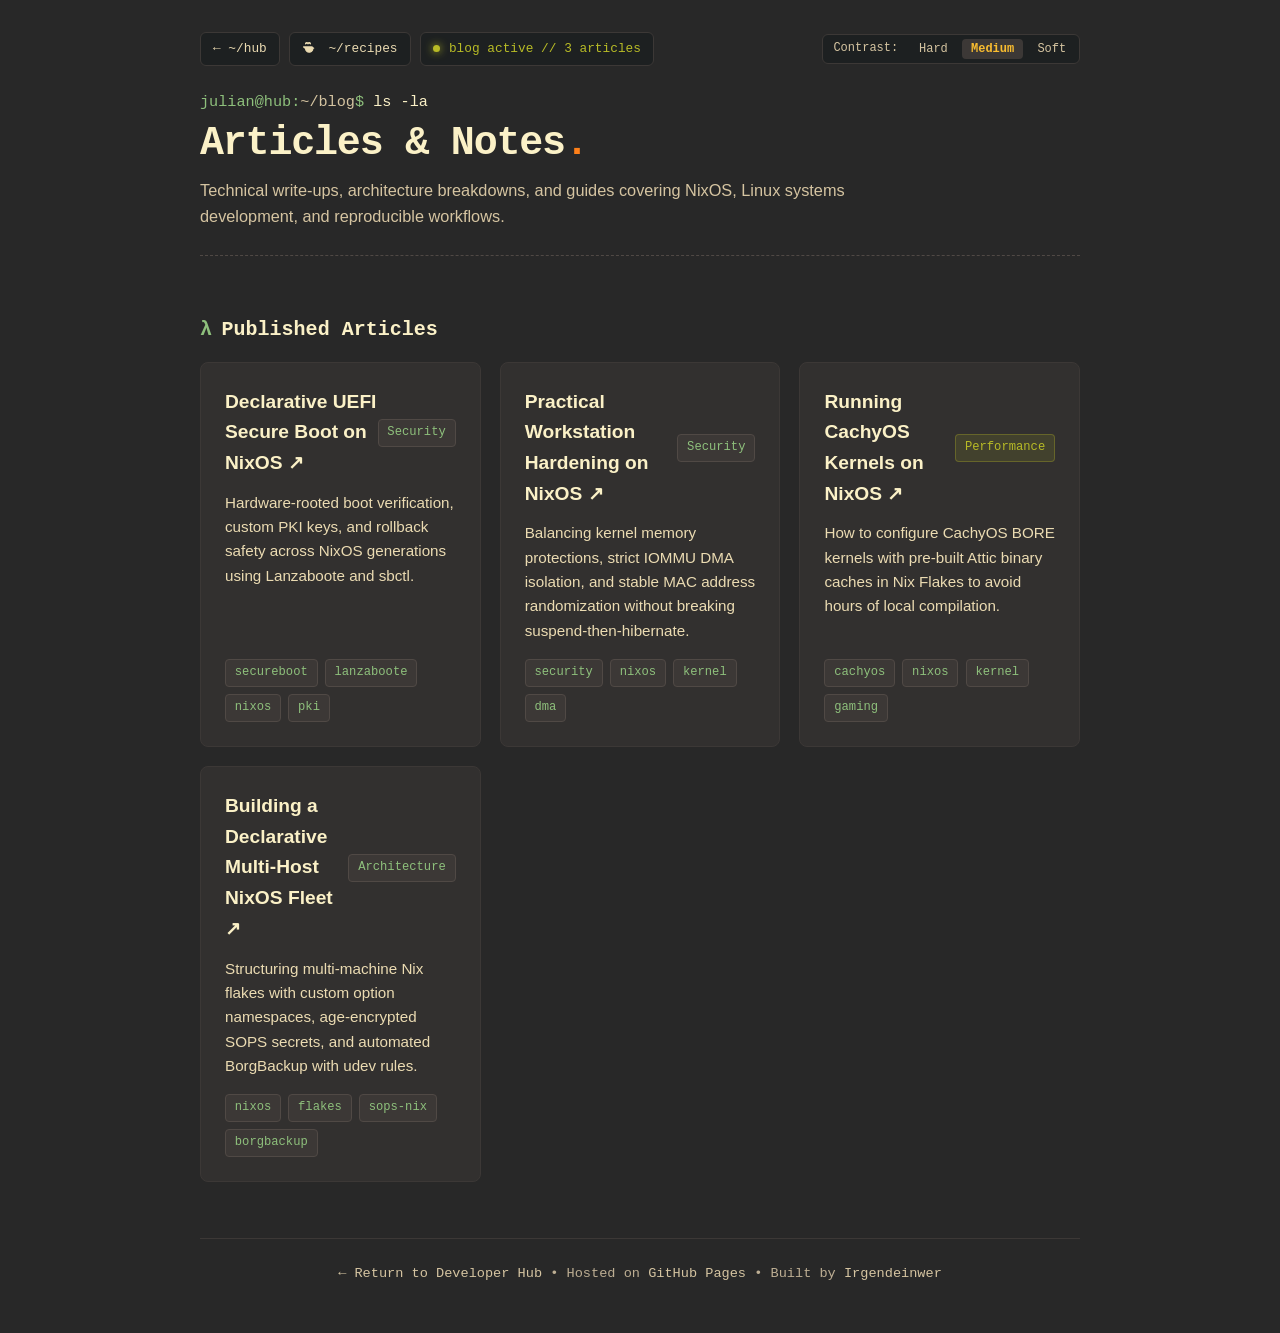
<file: blog/index.html>
<!DOCTYPE html>
<html lang="en">
<head>
    <meta charset="UTF-8">
    <meta name="viewport" content="width=device-width, initial-scale=1.0">
    <meta http-equiv="X-UA-Compatible" content="ie=edge">

    <!-- Browser Theme Color -->
    <meta name="theme-color" content="#282828" id="meta-theme-color">

    <!-- SEO Metadata -->
    <title>Blog &amp; Technical Notes | Irgendeinwer</title>
    <meta name="title" content="Blog &amp; Technical Notes | Irgendeinwer">
    <meta name="description" content="Technical deep-dives on NixOS, CachyOS kernels, Flakes, SOPS secrets, Linux system architecture, and reproducible workflows.">
    <meta name="author" content="Irgendeinwer">
    <meta name="robots" content="index, follow">
    <link rel="canonical" href="https://irgendeinwer.github.io/blog/">

    <!-- Favicon -->
    <link rel="icon" type="image/svg+xml" href="../favicon.svg">
    <link rel="icon" href="../favicon.ico" sizes="any">

    <!-- Open Graph & Twitter Cards -->
    <meta property="og:type" content="website">
    <meta property="og:url" content="https://irgendeinwer.github.io/blog/">
    <meta property="og:title" content="Blog &amp; Technical Notes | Irgendeinwer">
    <meta property="og:description" content="Technical deep-dives on NixOS, CachyOS kernels, Flakes, SOPS secrets, Linux architecture, and declarative dotfiles.">
    <meta property="og:site_name" content="Irgendeinwer">
    <meta property="og:image" content="https://irgendeinwer.github.io/assets/og-blog.png">
    <meta property="og:image:type" content="image/png">
    <meta property="og:image:width" content="1200">
    <meta property="og:image:height" content="630">
    <meta property="og:image:alt" content="Irgendeinwer Technical Blog - NixOS &amp; Linux Notes">

    <meta name="twitter:card" content="summary_large_image">
    <meta name="twitter:title" content="Blog &amp; Technical Notes | Irgendeinwer">
    <meta name="twitter:description" content="Technical deep-dives on NixOS, CachyOS kernels, Flakes, SOPS secrets, Linux architecture, and declarative dotfiles.">
    <meta name="twitter:image" content="https://irgendeinwer.github.io/assets/og-blog.png">
    <meta name="twitter:image:alt" content="Irgendeinwer Technical Blog - NixOS &amp; Linux Notes">

    <!-- Schema.org JSON-LD -->
    <script type="application/ld+json">
    {
      "@context": "https://schema.org",
      "@type": "Blog",
      "name": "Irgendeinwer Technical Blog",
      "url": "https://irgendeinwer.github.io/blog/",
      "description": "Technical deep-dives on NixOS, CachyOS kernels, Flakes, SOPS secrets, Linux architecture, and declarative dotfiles.",
      "author": {
        "@type": "Person",
        "name": "Irgendeinwer"
      }
    }
    </script>

    <!-- Preload Stylesheets -->
    <link rel="preload" href="../css/variables.css" as="style">
    <link rel="preload" href="../css/main.css" as="style">
    <link rel="preload" href="../css/components.css" as="style">

    <!-- Modular Stylesheets -->
    <link rel="stylesheet" href="../css/variables.css">
    <link rel="stylesheet" href="../css/main.css">
    <link rel="stylesheet" href="../css/components.css">
</head>
<body data-contrast="medium">

    <div class="container">
        <!-- Top Nav -->
        <nav class="top-nav" aria-label="Navigation">
            <div class="nav-links">
                <a href="../" class="nav-pill" title="Return to developer hub">
                    <span>← ~/hub</span>
                </a>
                <a href="../recipes/" class="nav-pill" title="Functional recipes and kitchen derivations">
                    <span><svg class="svg-icon" viewBox="0 0 16 16" width="14" height="14" fill="none" stroke="currentColor" stroke-width="1.6" stroke-linecap="round" stroke-linejoin="round" aria-hidden="true"><path d="M2 7.5h10a1.5 1.5 0 0 1 1.5 1.5v.5a4.5 4.5 0 0 1-9 0V9a1.5 1.5 0 0 1-1.5-1.5z"/><path d="M12 9h2.5"/><path d="M4.5 3.5c0-.8.7-1.5 1.5-1.5s1.5.7 1.5 1.5M7.5 3.5c0-.8.7-1.5 1.5-1.5s1.5.7 1.5 1.5"/></svg> ~/recipes</span>
                </a>
                <div class="nav-status">
                    <span class="status-indicator" aria-hidden="true"></span>
                    <span>blog active // 3 articles</span>
                </div>
            </div>
            <div class="contrast-switcher" role="group" aria-label="Background Contrast Modes">
                <span class="contrast-label">Contrast:</span>
                <button type="button" class="contrast-btn" onclick="setContrast('hard')" aria-label="Set contrast to Hard mode">Hard</button>
                <button type="button" class="contrast-btn active" onclick="setContrast('medium')" aria-label="Set contrast to Medium mode">Medium</button>
                <button type="button" class="contrast-btn" onclick="setContrast('soft')" aria-label="Set contrast to Soft mode">Soft</button>
            </div>
        </nav>

        <!-- Header -->
        <header>
            <div class="prompt-line">julian@hub:<span class="path">~/blog</span>$ <span class="cmd">ls -la</span></div>
            <h1>Articles &amp; <span class="title-nowrap">Notes<span class="accent">.</span></span></h1>
            <p class="lead">
                Technical write-ups, architecture breakdowns, and guides covering NixOS, Linux systems development, and reproducible workflows.
            </p>
        </header>

        <!-- Main Content Landmark -->
        <main id="main-content">

        <!-- Blog Posts List -->
        <section aria-labelledby="posts-heading">
            <h2 id="posts-heading">Published Articles</h2>
            
            <div class="grid-2" style="margin-top: 1rem;">
                <article class="card">
                    <div class="card-header">
                        <h3 class="card-title">
                            <a href="declarative-secure-boot-lanzaboote-nixos">
                                Declarative UEFI Secure Boot on NixOS ↗
                            </a>
                        </h3>
                        <span class="tag aqua">Security</span>
                    </div>
                    <p class="card-desc">
                        Hardware-rooted boot verification, custom PKI keys, and rollback safety across NixOS generations using Lanzaboote and sbctl.
                    </p>
                    <div class="tag-list">
                        <span class="tag">secureboot</span>
                        <span class="tag">lanzaboote</span>
                        <span class="tag">nixos</span>
                        <span class="tag">pki</span>
                    </div>
                </article>

                <article class="card">
                    <div class="card-header">
                        <h3 class="card-title">
                            <a href="practical-nixos-workstation-hardening">
                                Practical Workstation Hardening on NixOS ↗
                            </a>
                        </h3>
                        <span class="tag aqua">Security</span>
                    </div>
                    <p class="card-desc">
                        Balancing kernel memory protections, strict IOMMU DMA isolation, and stable MAC address randomization without breaking suspend-then-hibernate.
                    </p>
                    <div class="tag-list">
                        <span class="tag">security</span>
                        <span class="tag">nixos</span>
                        <span class="tag">kernel</span>
                        <span class="tag">dma</span>
                    </div>
                </article>

                <article class="card">
                    <div class="card-header">
                        <h3 class="card-title">
                            <a href="cachyos-kernel-on-nixos">
                                Running CachyOS Kernels on NixOS ↗
                            </a>
                        </h3>
                        <span class="tag green">Performance</span>
                    </div>
                    <p class="card-desc">
                        How to configure CachyOS BORE kernels with pre-built Attic binary caches in Nix Flakes to avoid hours of local compilation.
                    </p>
                    <div class="tag-list">
                        <span class="tag">cachyos</span>
                        <span class="tag">nixos</span>
                        <span class="tag">kernel</span>
                        <span class="tag">gaming</span>
                    </div>
                </article>

                <article class="card">
                    <div class="card-header">
                        <h3 class="card-title">
                            <a href="building-declarative-nixos-fleet">
                                Building a Declarative Multi-Host NixOS Fleet ↗
                            </a>
                        </h3>
                        <span class="tag">Architecture</span>
                    </div>
                    <p class="card-desc">
                        Structuring multi-machine Nix flakes with custom option namespaces, age-encrypted SOPS secrets, and automated BorgBackup with udev rules.
                    </p>
                    <div class="tag-list">
                        <span class="tag">nixos</span>
                        <span class="tag">flakes</span>
                        <span class="tag">sops-nix</span>
                        <span class="tag">borgbackup</span>
                    </div>
                </article>
            </div>
        </section>
        </main>

        <!-- Footer -->
        <footer>
            <p>
                <a href="../">← Return to Developer Hub</a> • Hosted on <a href="https://pages.github.com/" target="_blank" rel="noopener noreferrer">GitHub Pages</a> • Built by <a href="https://github.com/irgendeinwer">Irgendeinwer</a>
            </p>
        </footer>
    </div>

    <!-- Scripts -->
    <script src="../js/shortcuts.js" defer></script>
    <script src="../js/app.js" defer></script>
</body>
</html>
</file>
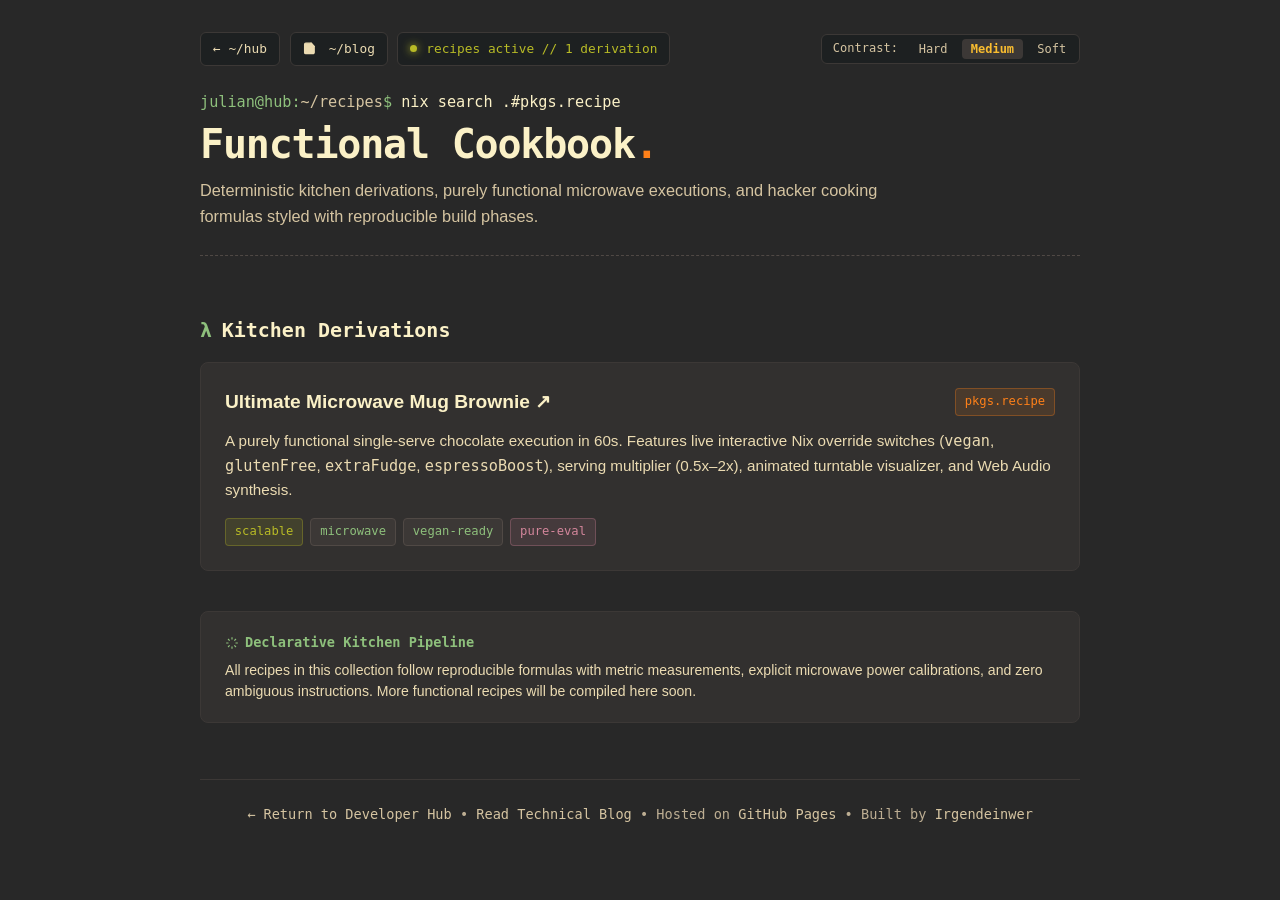
<file: recipes/index.html>
<!DOCTYPE html>
<html lang="en">
<head>
    <meta charset="UTF-8">
    <meta name="viewport" content="width=device-width, initial-scale=1.0">
    <meta http-equiv="X-UA-Compatible" content="ie=edge">

    <!-- Browser Theme Color -->
    <meta name="theme-color" content="#282828" id="meta-theme-color">

    <!-- SEO Metadata -->
    <title>Functional Recipes &amp; Kitchen Derivations | Irgendeinwer</title>
    <meta name="title" content="Functional Recipes &amp; Kitchen Derivations | Irgendeinwer">
    <meta name="description" content="Deterministic kitchen derivations, purely functional mug cakes, and hacker cooking recipes formulated with strict Nix build phases.">
    <meta name="author" content="Irgendeinwer">
    <meta name="robots" content="index, follow">
    <link rel="canonical" href="https://irgendeinwer.github.io/recipes/">

    <!-- Favicon -->
    <link rel="icon" type="image/svg+xml" href="../favicon.svg">
    <link rel="icon" href="../favicon.ico" sizes="any">

    <!-- Open Graph & Twitter Cards -->
    <meta property="og:type" content="website">
    <meta property="og:url" content="https://irgendeinwer.github.io/recipes/">
    <meta property="og:title" content="Functional Recipes &amp; Kitchen Derivations | Irgendeinwer">
    <meta property="og:description" content="Deterministic kitchen derivations, purely functional mug cakes, and hacker cooking recipes formulated with strict Nix build phases.">
    <meta property="og:site_name" content="Irgendeinwer">
    <meta property="og:image" content="https://irgendeinwer.github.io/assets/og-image.png">
    <meta name="twitter:card" content="summary_large_image">
    <meta name="twitter:title" content="Functional Recipes &amp; Kitchen Derivations | Irgendeinwer">
    <meta name="twitter:description" content="Deterministic kitchen derivations and hacker cooking recipes formulated with strict Nix build phases.">

    <!-- Schema.org JSON-LD -->
    <script type="application/ld+json">
    {
      "@context": "https://schema.org",
      "@type": "CollectionPage",
      "name": "Functional Recipes & Kitchen Derivations",
      "url": "https://irgendeinwer.github.io/recipes/",
      "description": "Deterministic kitchen derivations, purely functional mug cakes, and hacker cooking recipes formulated with strict Nix build phases.",
      "author": {
        "@type": "Person",
        "name": "Irgendeinwer"
      }
    }
    </script>

    <!-- Preload Stylesheets -->
    <link rel="preload" href="../css/variables.css" as="style">
    <link rel="preload" href="../css/main.css" as="style">
    <link rel="preload" href="../css/components.css" as="style">

    <!-- Modular Stylesheets -->
    <link rel="stylesheet" href="../css/variables.css">
    <link rel="stylesheet" href="../css/main.css">
    <link rel="stylesheet" href="../css/components.css">
</head>
<body data-contrast="medium">

    <div class="container">
        <!-- Top Nav -->
        <nav class="top-nav" aria-label="Navigation">
            <div class="nav-links">
                <a href="../" class="nav-pill" title="Return to developer hub">
                    <span>← ~/hub</span>
                </a>
                <a href="../blog/" class="nav-pill" title="Read technical write-ups and notes">
                    <span><svg class="svg-icon" viewBox="0 0 16 16" width="14" height="14" fill="none" stroke="currentColor" stroke-width="1.6" stroke-linecap="round" stroke-linejoin="round" aria-hidden="true"><path d="M10.5 1.5H3.5A1.5 1.5 0 0 0 2 3v10a1.5 1.5 0 0 0 1.5 1.5h9a1.5 1.5 0 0 0 1.5-1.5V5.5L10.5 1.5z"/><path d="M10 1.5v4h4"/><path d="M5 8h6M5 11h4"/></svg> ~/blog</span>
                </a>
                <div class="nav-status">
                    <span class="status-indicator" aria-hidden="true"></span>
                    <span>recipes active // 1 derivation</span>
                </div>
            </div>
            <div class="contrast-switcher" role="group" aria-label="Background Contrast Modes">
                <span class="contrast-label">Contrast:</span>
                <button type="button" class="contrast-btn" onclick="setContrast('hard')" aria-label="Set contrast to Hard mode">Hard</button>
                <button type="button" class="contrast-btn active" onclick="setContrast('medium')" aria-label="Set contrast to Medium mode">Medium</button>
                <button type="button" class="contrast-btn" onclick="setContrast('soft')" aria-label="Set contrast to Soft mode">Soft</button>
            </div>
        </nav>

        <!-- Header -->
        <header>
            <div class="prompt-line">julian@hub:<span class="path">~/recipes</span>$ <span class="cmd">nix search .#pkgs.recipe</span></div>
            <h1>Functional <span class="title-nowrap">Cookbook<span class="accent">.</span></span></h1>
            <p class="lead">
                Deterministic kitchen derivations, purely functional microwave executions, and hacker cooking formulas styled with reproducible build phases.
            </p>
        </header>

        <!-- Main Content Landmark -->
        <main id="main-content">

        <!-- Recipes Grid using site design tokens -->
        <section aria-labelledby="recipes-heading">
            <h2 id="recipes-heading">Kitchen Derivations</h2>
            
            <div class="grid-2" style="margin-top: 1rem;">
                <article class="card">
                    <div class="card-header">
                        <h3 class="card-title">
                            <a href="microwave-mug-brownie">
                                Ultimate Microwave Mug Brownie ↗
                            </a>
                        </h3>
                        <span class="tag accent">pkgs.recipe</span>
                    </div>
                    <p class="card-desc">
                        A purely functional single-serve chocolate execution in 60s. Features live interactive Nix override switches (<code class="inline-code">vegan</code>, <code class="inline-code">glutenFree</code>, <code class="inline-code">extraFudge</code>, <code class="inline-code">espressoBoost</code>), serving multiplier (0.5x–2x), animated turntable visualizer, and Web Audio synthesis.
                    </p>
                    <div class="tag-list">
                        <span class="tag green">scalable</span>
                        <span class="tag">microwave</span>
                        <span class="tag">vegan-ready</span>
                        <span class="tag purple">pure-eval</span>
                    </div>
                </article>
            </div>
        </section>

        <!-- Declarative Pipeline Note -->
        <section style="margin-top: 2.5rem; background: var(--bg-soft); border: 1px solid var(--bg-card); border-radius: 8px; padding: 1.25rem 1.5rem;">
            <div style="font-family: var(--font-mono); font-size: 0.85rem; font-weight: 600; color: var(--aqua); margin-bottom: 0.4rem; display: flex; align-items: center; gap: 6px;">
                <svg width="14" height="14" viewBox="0 0 24 24" fill="none" stroke="currentColor" stroke-width="2" style="display:inline-block; vertical-align:middle;">
                    <path d="M12 2v4m0 12v4M2 12h4m12 0h4m-3.17-6.83l-2.83 2.83m-8 8l-2.83 2.83m0-13.66l2.83 2.83m8 8l2.83 2.83"/>
                </svg>
                Declarative Kitchen Pipeline
            </div>
            <p style="font-size: 0.88rem; color: var(--fg-1); line-height: 1.5; margin: 0;">
                All recipes in this collection follow reproducible formulas with metric measurements, explicit microwave power calibrations, and zero ambiguous instructions. More functional recipes will be compiled here soon.
            </p>
        </section>
        </main>

        <!-- Footer -->
        <footer>
            <p>
                <a href="../">← Return to Developer Hub</a> • <a href="../blog/">Read Technical Blog</a> • Hosted on <a href="https://pages.github.com/" target="_blank" rel="noopener noreferrer">GitHub Pages</a> • Built by <a href="https://github.com/irgendeinwer">Irgendeinwer</a>
            </p>
        </footer>
    </div>

    <!-- Scripts -->
    <script src="../js/shortcuts.js" defer></script>
    <script src="../js/app.js" defer></script>
</body>
</html>
</file>
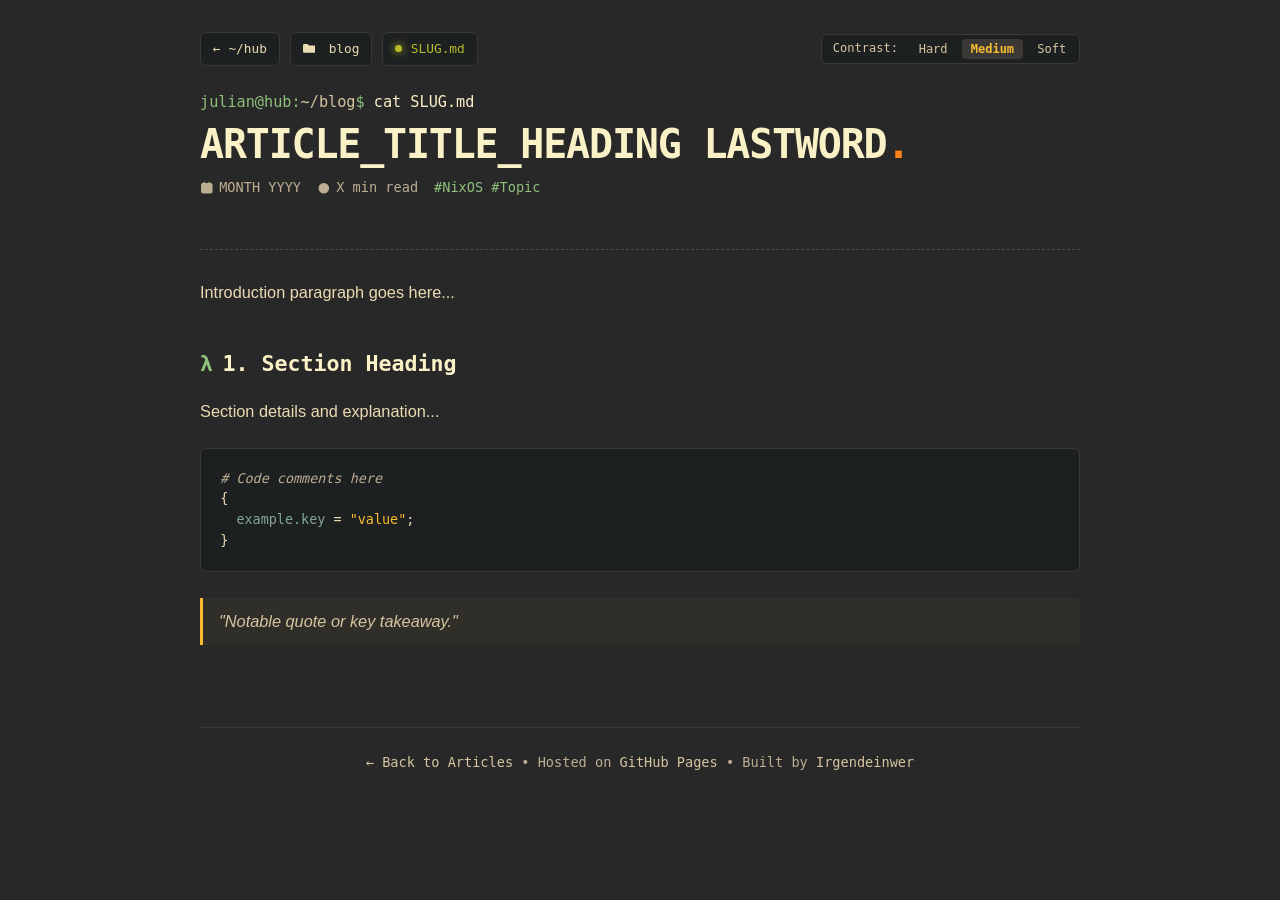
<file: blog/_template.html>
<!DOCTYPE html>
<html lang="en">
<head>
    <meta charset="UTF-8">
    <meta name="viewport" content="width=device-width, initial-scale=1.0">
    <meta http-equiv="X-UA-Compatible" content="ie=edge">

    <!-- Dynamic Browser Theme Color -->
    <meta name="theme-color" content="#282828" id="meta-theme-color">

    <!-- SEO Metadata: Replace title, description, and canonical URL -->
    <title>ARTICLE_TITLE | Irgendeinwer</title>
    <meta name="title" content="ARTICLE_TITLE | Irgendeinwer">
    <meta name="description" content="ARTICLE_DESCRIPTION">
    <meta name="author" content="Irgendeinwer">
    <meta name="robots" content="index, follow">
    <link rel="canonical" href="https://irgendeinwer.github.io/blog/SLUG">

    <!-- Favicon -->
    <link rel="icon" type="image/svg+xml" href="../favicon.svg">
    <link rel="icon" href="../favicon.ico" sizes="any">

    <!-- Open Graph & Twitter Cards -->
    <meta property="og:type" content="article">
    <meta property="og:url" content="https://irgendeinwer.github.io/blog/SLUG">
    <meta property="og:title" content="ARTICLE_TITLE | Irgendeinwer">
    <meta property="og:description" content="ARTICLE_DESCRIPTION">
    <meta property="og:site_name" content="Irgendeinwer">
    <meta property="og:image" content="https://irgendeinwer.github.io/assets/og-image.png">
    <meta property="og:image:type" content="image/png">
    <meta property="og:image:width" content="1200">
    <meta property="og:image:height" content="630">
    <meta property="og:image:alt" content="ARTICLE_TITLE - Article Preview">

    <meta name="twitter:card" content="summary_large_image">
    <meta name="twitter:title" content="ARTICLE_TITLE | Irgendeinwer">
    <meta name="twitter:description" content="ARTICLE_DESCRIPTION">
    <meta name="twitter:image" content="https://irgendeinwer.github.io/assets/og-image.png">
    <meta name="twitter:image:alt" content="ARTICLE_TITLE - Article Preview">

    <!-- Schema.org JSON-LD -->
    <script type="application/ld+json">
    {
      "@context": "https://schema.org",
      "@type": "BlogPosting",
      "headline": "ARTICLE_TITLE",
      "description": "ARTICLE_DESCRIPTION",
      "image": "https://irgendeinwer.github.io/assets/og-image.png",
      "author": {
        "@type": "Person",
        "name": "Irgendeinwer",
        "url": "https://github.com/irgendeinwer"
      },
      "publisher": {
        "@type": "Person",
        "name": "Irgendeinwer"
      },
      "datePublished": "YYYY-MM-DD",
      "mainEntityOfPage": {
        "@type": "WebPage",
        "@id": "https://irgendeinwer.github.io/blog/SLUG"
      }
    }
    </script>

    <!-- Preload Stylesheets -->
    <link rel="preload" href="../css/variables.css" as="style">
    <link rel="preload" href="../css/main.css" as="style">
    <link rel="preload" href="../css/components.css" as="style">

    <!-- Modular Stylesheets -->
    <link rel="stylesheet" href="../css/variables.css">
    <link rel="stylesheet" href="../css/main.css">
    <link rel="stylesheet" href="../css/components.css">
</head>
<body data-contrast="medium">

    <div class="container">
        <!-- Top Nav -->
        <nav class="top-nav" aria-label="Navigation">
            <div class="nav-links">
                <a href="../" class="nav-pill" title="Return to developer hub">
                    <span>← ~/hub</span>
                </a>
                <a href="./" class="nav-pill" title="All articles">
                    <span><svg class="svg-icon svg-folder-icon" viewBox="0 0 16 16" width="14" height="14" fill="currentColor" aria-hidden="true"><path d="M1.5 2.5A1.5 1.5 0 0 0 0 4v8A1.5 1.5 0 0 0 1.5 13.5h13a1.5 1.5 0 0 0 1.5-1.5V6a1.5 1.5 0 0 0-1.5-1.5H7.707l-1.354-1.354A1.5 1.5 0 0 0 5.293 2.5H1.5z"/></svg> blog</span>
                </a>
                <div class="nav-status">
                    <span class="status-indicator" aria-hidden="true"></span>
                    <span>SLUG.md</span>
                </div>
            </div>
            <div class="contrast-switcher" role="group" aria-label="Background Contrast Modes">
                <span class="contrast-label">Contrast:</span>
                <button type="button" class="contrast-btn" onclick="setContrast('hard')" aria-label="Set contrast to Hard mode">Hard</button>
                <button type="button" class="contrast-btn active" onclick="setContrast('medium')" aria-label="Set contrast to Medium mode">Medium</button>
                <button type="button" class="contrast-btn" onclick="setContrast('soft')" aria-label="Set contrast to Soft mode">Soft</button>
            </div>
        </nav>

        <!-- Article Header -->
        <header>
            <div class="prompt-line">julian@hub:<span class="path">~/blog</span>$ <span class="cmd">cat SLUG.md</span></div>
            <h1>ARTICLE_TITLE_HEADING <span class="title-nowrap">LASTWORD<span class="accent">.</span></span></h1>
            
            <div class="post-meta">
                <span><svg class="svg-icon" viewBox="0 0 16 16" width="14" height="14" fill="none" stroke="currentColor" stroke-width="1.5" stroke-linecap="round" stroke-linejoin="round" aria-hidden="true"><rect x="2" y="3" width="12" height="11" rx="1.5"/><line x1="5" y1="1.5" x2="5" y2="3.5"/><line x1="11" y1="1.5" x2="11" y2="3.5"/><line x1="2" y1="6" x2="14" y2="6"/></svg> MONTH YYYY</span>
                <span><svg class="svg-icon" viewBox="0 0 16 16" width="14" height="14" fill="none" stroke="currentColor" stroke-width="1.5" stroke-linecap="round" stroke-linejoin="round" aria-hidden="true"><circle cx="8" cy="8.5" r="5.5"/><polyline points="8 5.5 8 8.5 10.5 8.5"/></svg> X min read</span>
                <span style="color: var(--aqua);">#NixOS #Topic</span>
            </div>
        </header>

        <!-- Article Content -->
        <main class="prose">
            <p>
                Introduction paragraph goes here...
            </p>

            <h2>1. Section Heading</h2>
            <p>
                Section details and explanation...
            </p>

            <pre><code><span class="code-nix-comment"># Code comments here</span>
{
  <span class="code-nix-key">example.key</span> = <span class="code-nix-str">"value"</span>;
}</code></pre>

            <blockquote>
                "Notable quote or key takeaway."
            </blockquote>
        </main>

        <!-- Footer -->
        <footer>
            <p>
                <a href="./">← Back to Articles</a> • Hosted on <a href="https://pages.github.com/" target="_blank" rel="noopener noreferrer">GitHub Pages</a> • Built by <a href="https://github.com/irgendeinwer">Irgendeinwer</a>
            </p>
        </footer>
    </div>

    <!-- Scripts -->
    <script src="../js/shortcuts.js" defer></script>
    <script src="../js/app.js" defer></script>
</body>
</html>
</file>
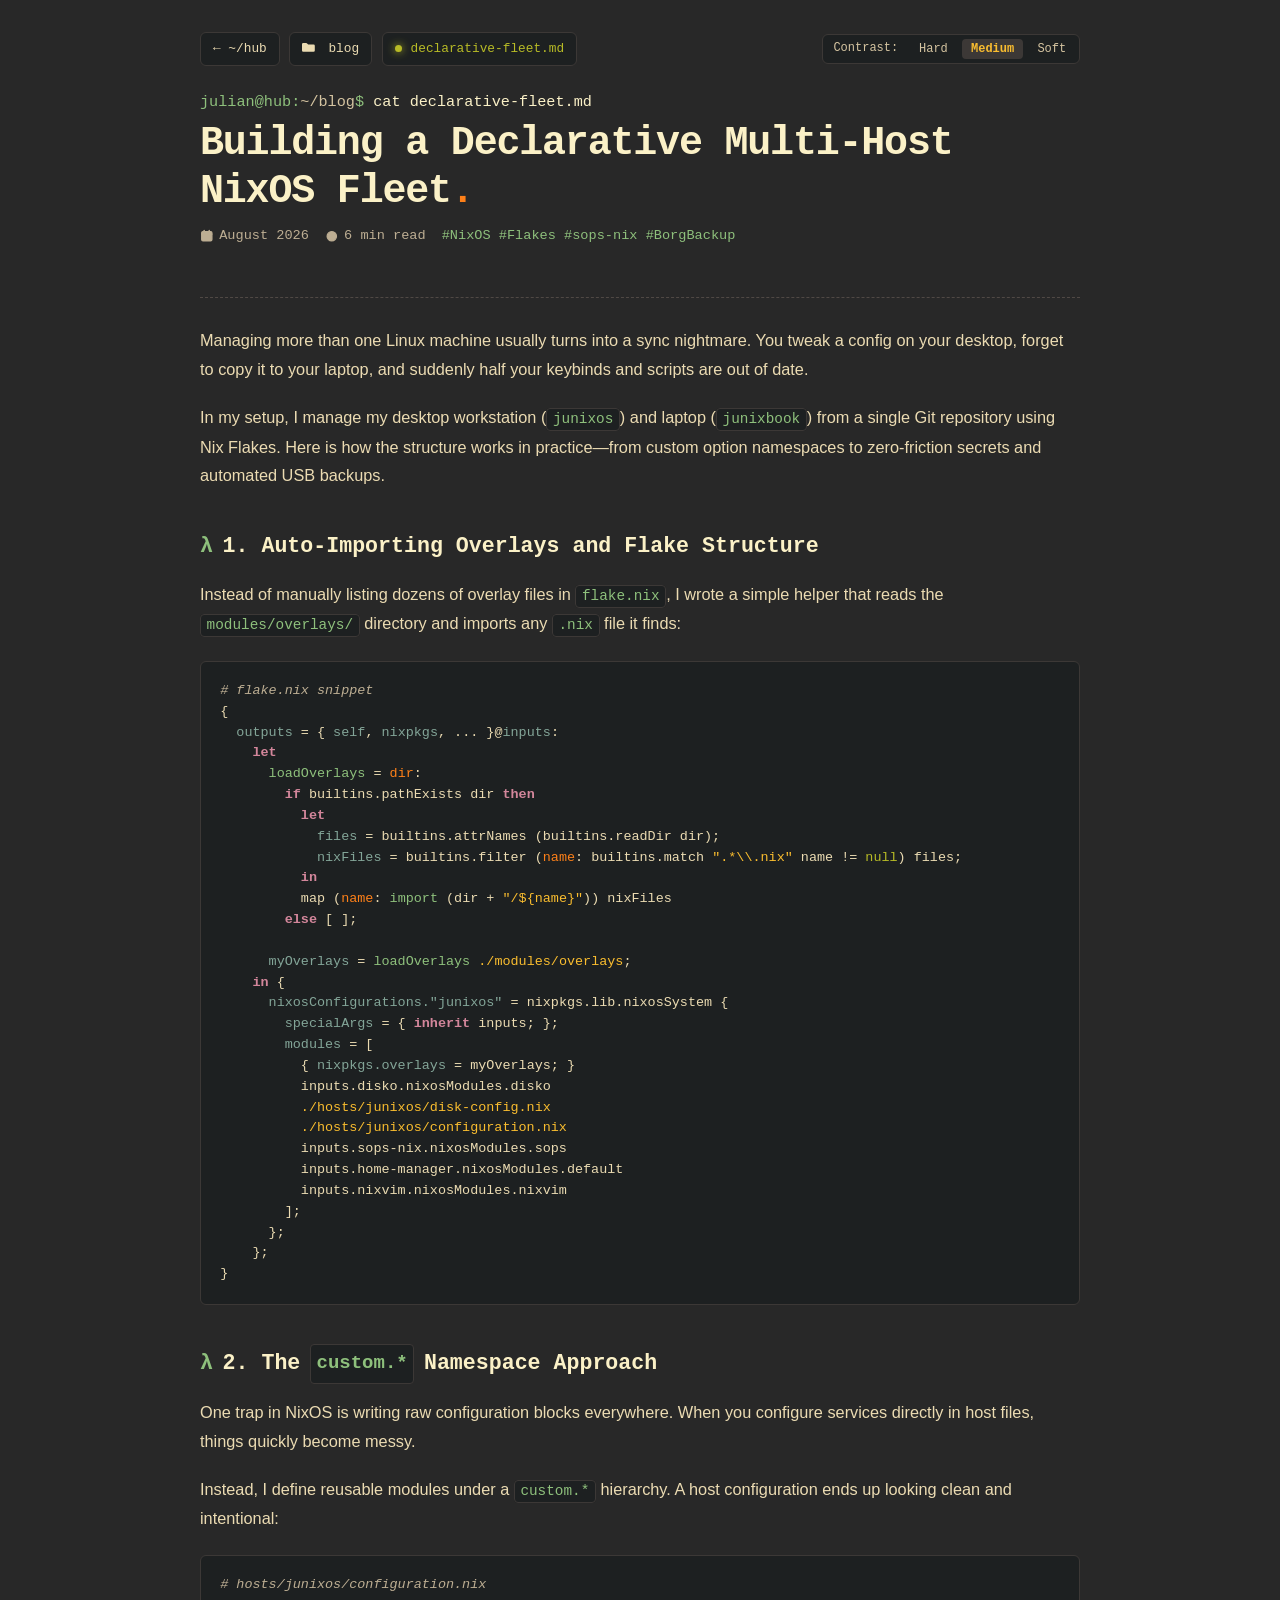
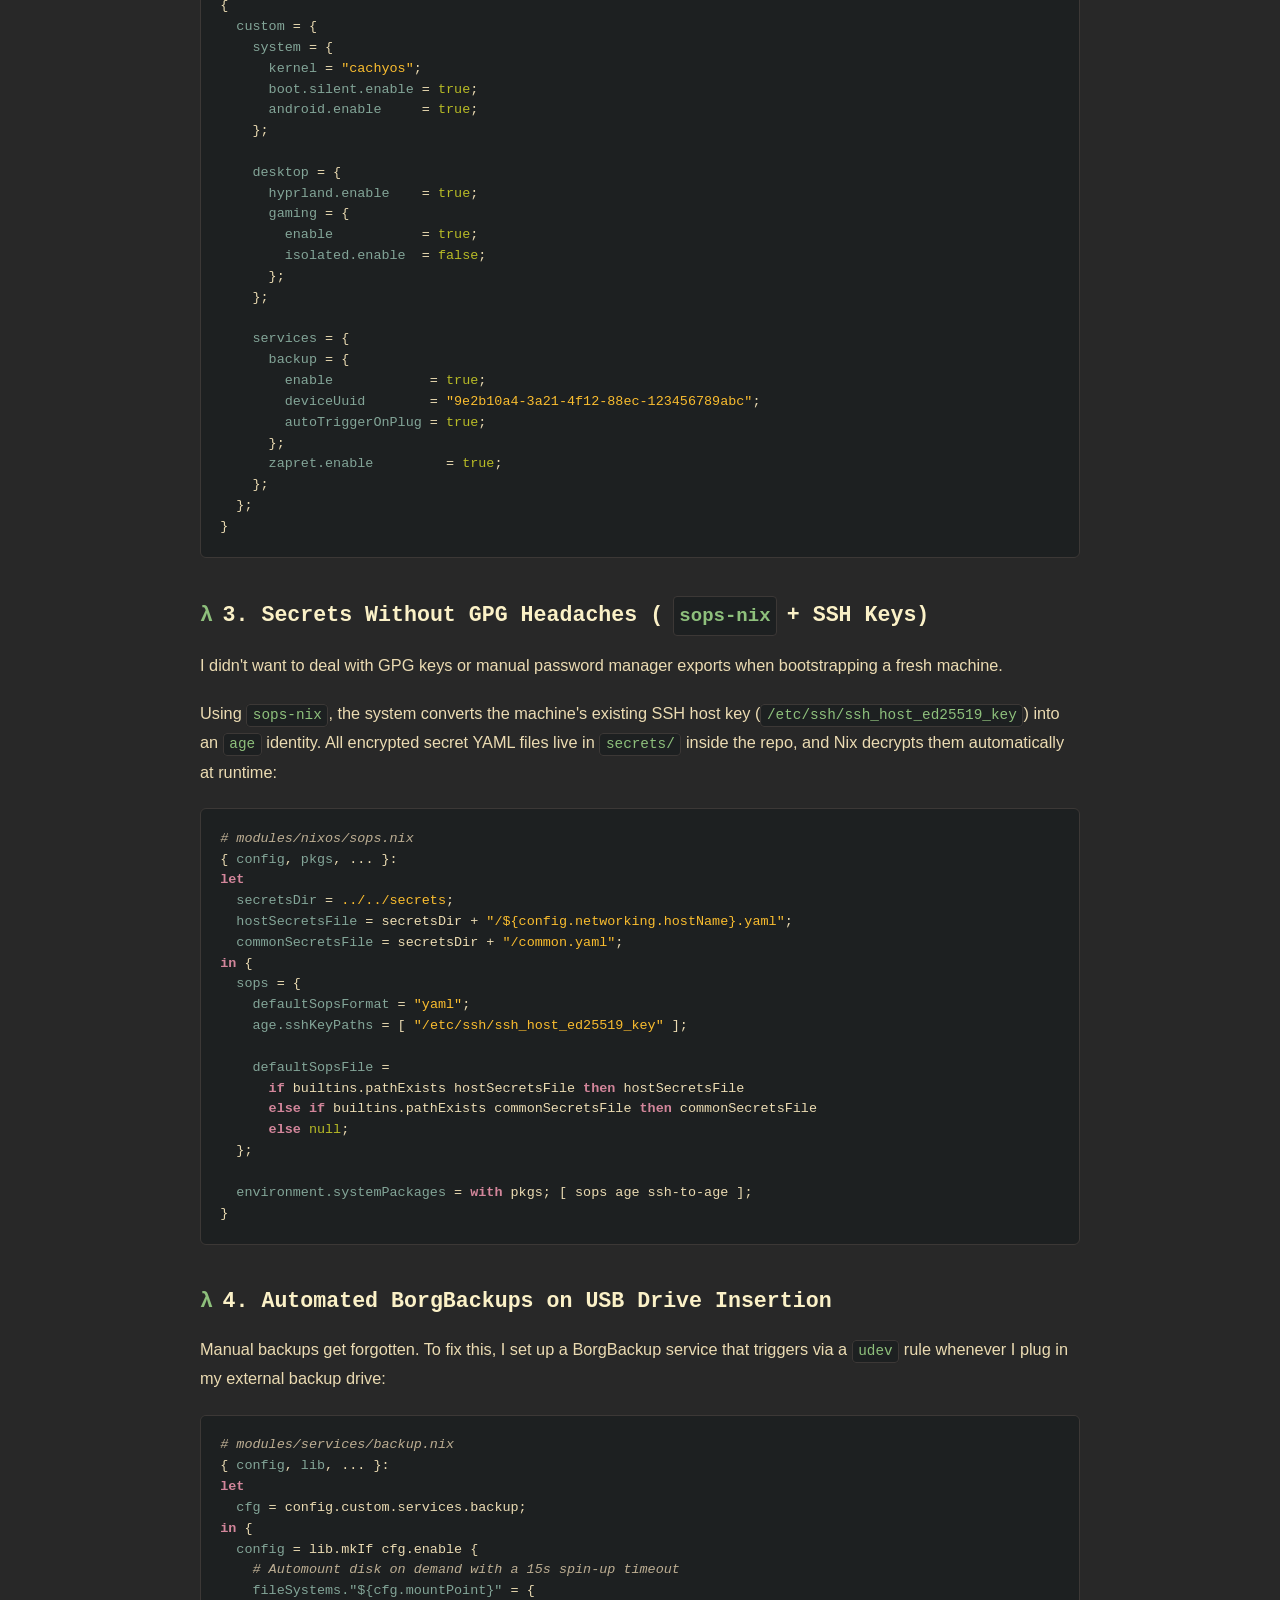
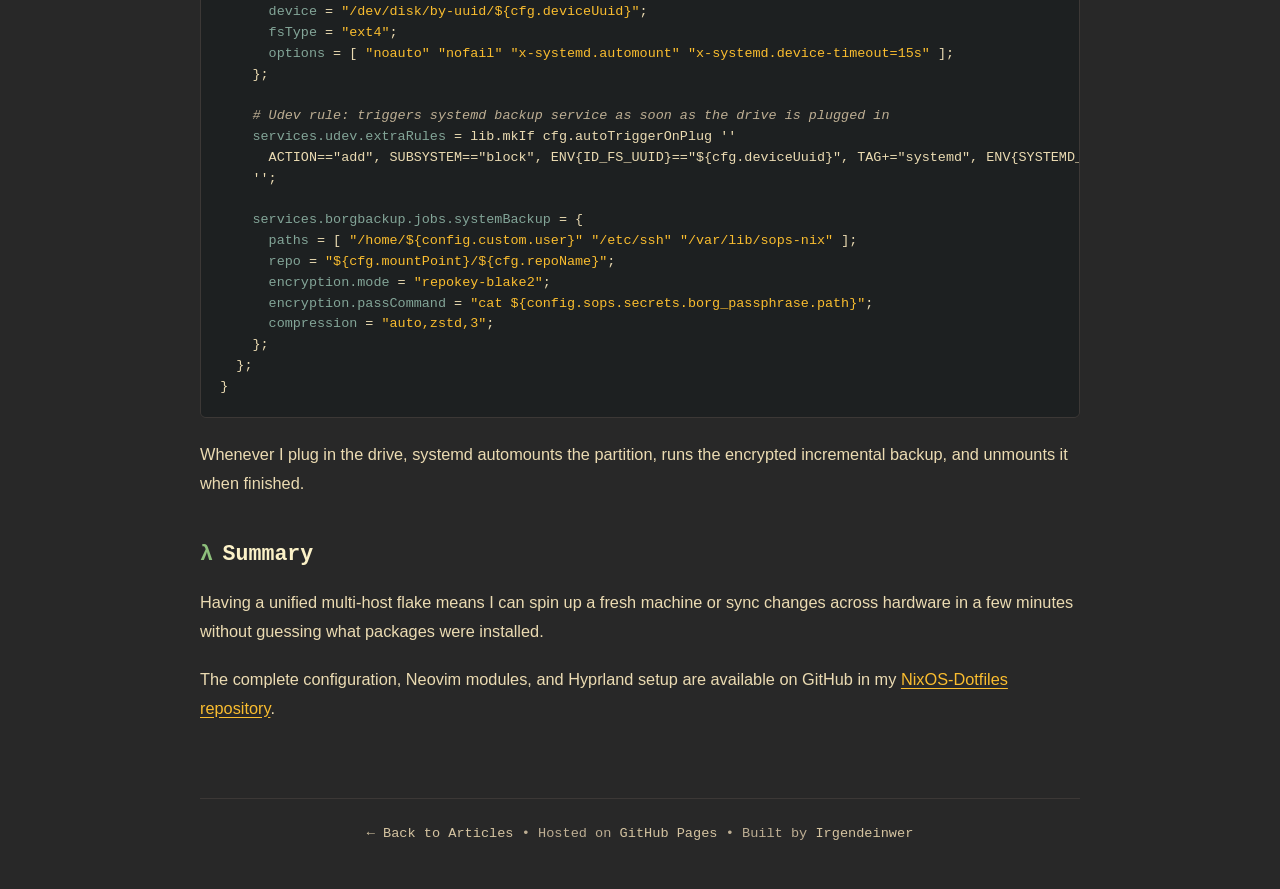
<file: blog/building-declarative-nixos-fleet.html>
<!DOCTYPE html>
<html lang="en">
<head>
    <meta charset="UTF-8">
    <meta name="viewport" content="width=device-width, initial-scale=1.0">
    <meta http-equiv="X-UA-Compatible" content="ie=edge">

    <!-- Browser Theme Color -->
    <meta name="theme-color" content="#282828" id="meta-theme-color">

    <!-- SEO Metadata -->
    <title>Building a Declarative Multi-Host NixOS Fleet | Irgendeinwer</title>
    <meta name="title" content="Building a Declarative Multi-Host NixOS Fleet | Irgendeinwer">
    <meta name="description" content="A practical architectural breakdown of structuring multi-machine Nix flakes with custom namespaces, SSH host-key SOPS secrets, and automated BorgBackups.">
    <meta name="author" content="Irgendeinwer">
    <meta name="robots" content="index, follow">
    <link rel="canonical" href="https://irgendeinwer.github.io/blog/building-declarative-nixos-fleet">

    <!-- Favicon -->
    <link rel="icon" type="image/svg+xml" href="../favicon.svg">
    <link rel="icon" href="../favicon.ico" sizes="any">

    <!-- Open Graph & Twitter Cards -->
    <meta property="og:type" content="article">
    <meta property="og:url" content="https://irgendeinwer.github.io/blog/building-declarative-nixos-fleet">
    <meta property="og:title" content="Building a Declarative Multi-Host NixOS Fleet | Irgendeinwer">
    <meta property="og:description" content="A practical architectural breakdown of structuring multi-machine Nix flakes with custom namespaces, SSH host-key SOPS secrets, and automated BorgBackups.">
    <meta property="og:site_name" content="Irgendeinwer">
    <meta property="og:image" content="https://irgendeinwer.github.io/assets/og-fleet.png">
    <meta property="og:image:type" content="image/png">
    <meta property="og:image:width" content="1200">
    <meta property="og:image:height" content="630">
    <meta property="og:image:alt" content="Building a Declarative Multi-Host NixOS Fleet - Article Preview">

    <meta name="twitter:card" content="summary_large_image">
    <meta name="twitter:title" content="Building a Declarative Multi-Host NixOS Fleet | Irgendeinwer">
    <meta name="twitter:description" content="A practical architectural breakdown of structuring multi-machine Nix flakes with custom namespaces, SSH host-key SOPS secrets, and automated BorgBackups.">
    <meta name="twitter:image" content="https://irgendeinwer.github.io/assets/og-fleet.png">
    <meta name="twitter:image:alt" content="Building a Declarative Multi-Host NixOS Fleet - Article Preview">

    <!-- Schema.org JSON-LD for Article -->
    <script type="application/ld+json">
    {
      "@context": "https://schema.org",
      "@type": "BlogPosting",
      "headline": "Building a Declarative Multi-Host NixOS Fleet",
      "description": "A practical architectural breakdown of structuring multi-machine Nix flakes with custom namespaces, SSH host-key SOPS secrets, and automated BorgBackups.",
      "image": "https://irgendeinwer.github.io/assets/og-fleet.png",
      "author": {
        "@type": "Person",
        "name": "Irgendeinwer",
        "url": "https://github.com/irgendeinwer"
      },
      "publisher": {
        "@type": "Person",
        "name": "Irgendeinwer"
      },
      "datePublished": "2026-08-30",
      "mainEntityOfPage": {
        "@type": "WebPage",
        "@id": "https://irgendeinwer.github.io/blog/building-declarative-nixos-fleet"
      }
    }
    </script>

    <!-- Preload Stylesheets -->
    <link rel="preload" href="../css/variables.css" as="style">
    <link rel="preload" href="../css/main.css" as="style">
    <link rel="preload" href="../css/components.css" as="style">

    <!-- Modular Stylesheets -->
    <link rel="stylesheet" href="../css/variables.css">
    <link rel="stylesheet" href="../css/main.css">
    <link rel="stylesheet" href="../css/components.css">
</head>
<body data-contrast="medium">

    <div class="container">
        <!-- Top Nav -->
        <nav class="top-nav" aria-label="Navigation">
            <div class="nav-links">
                <a href="../" class="nav-pill" title="Return to developer hub">
                    <span>← ~/hub</span>
                </a>
                <a href="./" class="nav-pill" title="All articles">
                    <span><svg class="svg-icon svg-folder-icon" viewBox="0 0 16 16" width="14" height="14" fill="currentColor" aria-hidden="true"><path d="M1.5 2.5A1.5 1.5 0 0 0 0 4v8A1.5 1.5 0 0 0 1.5 13.5h13a1.5 1.5 0 0 0 1.5-1.5V6a1.5 1.5 0 0 0-1.5-1.5H7.707l-1.354-1.354A1.5 1.5 0 0 0 5.293 2.5H1.5z"/></svg> blog</span>
                </a>
                <div class="nav-status">
                    <span class="status-indicator" aria-hidden="true"></span>
                    <span>declarative-fleet.md</span>
                </div>
            </div>
            <div class="contrast-switcher" role="group" aria-label="Background Contrast Modes">
                <span class="contrast-label">Contrast:</span>
                <button type="button" class="contrast-btn" onclick="setContrast('hard')" aria-label="Set contrast to Hard mode">Hard</button>
                <button type="button" class="contrast-btn active" onclick="setContrast('medium')" aria-label="Set contrast to Medium mode">Medium</button>
                <button type="button" class="contrast-btn" onclick="setContrast('soft')" aria-label="Set contrast to Soft mode">Soft</button>
            </div>
        </nav>

        <!-- Article Header -->
        <header>
            <div class="prompt-line">julian@hub:<span class="path">~/blog</span>$ <span class="cmd">cat declarative-fleet.md</span></div>
            <h1>Building a Declarative Multi-Host NixOS <span class="title-nowrap">Fleet<span class="accent">.</span></span></h1>
            
            <div class="post-meta">
                <span><svg class="svg-icon" viewBox="0 0 16 16" width="14" height="14" fill="none" stroke="currentColor" stroke-width="1.5" stroke-linecap="round" stroke-linejoin="round" aria-hidden="true"><rect x="2" y="3" width="12" height="11" rx="1.5"/><line x1="5" y1="1.5" x2="5" y2="3.5"/><line x1="11" y1="1.5" x2="11" y2="3.5"/><line x1="2" y1="6" x2="14" y2="6"/></svg> August 2026</span>
                <span><svg class="svg-icon" viewBox="0 0 16 16" width="14" height="14" fill="none" stroke="currentColor" stroke-width="1.5" stroke-linecap="round" stroke-linejoin="round" aria-hidden="true"><circle cx="8" cy="8.5" r="5.5"/><polyline points="8 5.5 8 8.5 10.5 8.5"/></svg> 6 min read</span>
                <span style="color: var(--aqua);">#NixOS #Flakes #sops-nix #BorgBackup</span>
            </div>
        </header>

        <!-- Article Content -->
        <main class="prose">
            <p>
                Managing more than one Linux machine usually turns into a sync nightmare. You tweak a config on your desktop, forget to copy it to your laptop, and suddenly half your keybinds and scripts are out of date.
            </p>
            <p>
                In my setup, I manage my desktop workstation (<code>junixos</code>) and laptop (<code>junixbook</code>) from a single Git repository using Nix Flakes. Here is how the structure works in practice—from custom option namespaces to zero-friction secrets and automated USB backups.
            </p>

            <h2>1. Auto-Importing Overlays and Flake Structure</h2>
            <p>
                Instead of manually listing dozens of overlay files in <code>flake.nix</code>, I wrote a simple helper that reads the <code>modules/overlays/</code> directory and imports any <code>.nix</code> file it finds:
            </p>

            <pre><code><span class="code-nix-comment"># flake.nix snippet</span>
{
  <span class="code-nix-key">outputs</span> = { <span class="code-nix-key">self</span>, <span class="code-nix-key">nixpkgs</span>, ... }@<span class="code-nix-key">inputs</span>:
    <span class="code-nix-builtin">let</span>
      <span class="code-nix-fn">loadOverlays</span> = <span class="code-nix-attr">dir</span>:
        <span class="code-nix-builtin">if</span> builtins.pathExists dir <span class="code-nix-builtin">then</span>
          <span class="code-nix-builtin">let</span>
            <span class="code-nix-key">files</span> = builtins.attrNames (builtins.readDir dir);
            <span class="code-nix-key">nixFiles</span> = builtins.filter (<span class="code-nix-attr">name</span>: builtins.match <span class="code-nix-str">".*\\.nix"</span> name != <span class="code-nix-val">null</span>) files;
          <span class="code-nix-builtin">in</span>
          map (<span class="code-nix-attr">name</span>: <span class="code-nix-fn">import</span> (dir + <span class="code-nix-str">"/${name}"</span>)) nixFiles
        <span class="code-nix-builtin">else</span> [ ];

      <span class="code-nix-key">myOverlays</span> = <span class="code-nix-fn">loadOverlays</span> <span class="code-nix-str">./modules/overlays</span>;
    <span class="code-nix-builtin">in</span> {
      <span class="code-nix-key">nixosConfigurations."junixos"</span> = nixpkgs.lib.nixosSystem {
        <span class="code-nix-key">specialArgs</span> = { <span class="code-nix-builtin">inherit</span> inputs; };
        <span class="code-nix-key">modules</span> = [
          { <span class="code-nix-key">nixpkgs.overlays</span> = myOverlays; }
          inputs.disko.nixosModules.disko
          <span class="code-nix-str">./hosts/junixos/disk-config.nix</span>
          <span class="code-nix-str">./hosts/junixos/configuration.nix</span>
          inputs.sops-nix.nixosModules.sops
          inputs.home-manager.nixosModules.default
          inputs.nixvim.nixosModules.nixvim
        ];
      };
    };
}</code></pre>

            <h2>2. The <code>custom.*</code> Namespace Approach</h2>
            <p>
                One trap in NixOS is writing raw configuration blocks everywhere. When you configure services directly in host files, things quickly become messy.
            </p>
            <p>
                Instead, I define reusable modules under a <code>custom.*</code> hierarchy. A host configuration ends up looking clean and intentional:
            </p>

            <pre><code><span class="code-nix-comment"># hosts/junixos/configuration.nix</span>
{
  <span class="code-nix-key">custom</span> = {
    <span class="code-nix-key">system</span> = {
      <span class="code-nix-key">kernel</span> = <span class="code-nix-str">"cachyos"</span>;
      <span class="code-nix-key">boot.silent.enable</span> = <span class="code-nix-val">true</span>;
      <span class="code-nix-key">android.enable</span>     = <span class="code-nix-val">true</span>;
    };

    <span class="code-nix-key">desktop</span> = {
      <span class="code-nix-key">hyprland.enable</span>    = <span class="code-nix-val">true</span>;
      <span class="code-nix-key">gaming</span> = {
        <span class="code-nix-key">enable</span>           = <span class="code-nix-val">true</span>;
        <span class="code-nix-key">isolated.enable</span>  = <span class="code-nix-val">false</span>;
      };
    };

    <span class="code-nix-key">services</span> = {
      <span class="code-nix-key">backup</span> = {
        <span class="code-nix-key">enable</span>            = <span class="code-nix-val">true</span>;
        <span class="code-nix-key">deviceUuid</span>        = <span class="code-nix-str">"9e2b10a4-3a21-4f12-88ec-123456789abc"</span>;
        <span class="code-nix-key">autoTriggerOnPlug</span> = <span class="code-nix-val">true</span>;
      };
      <span class="code-nix-key">zapret.enable</span>         = <span class="code-nix-val">true</span>;
    };
  };
}</code></pre>

            <h2>3. Secrets Without GPG Headaches (<code>sops-nix</code> + SSH Keys)</h2>
            <p>
                I didn't want to deal with GPG keys or manual password manager exports when bootstrapping a fresh machine.
            </p>
            <p>
                Using <code>sops-nix</code>, the system converts the machine's existing SSH host key (<code>/etc/ssh/ssh_host_ed25519_key</code>) into an <code>age</code> identity. All encrypted secret YAML files live in <code>secrets/</code> inside the repo, and Nix decrypts them automatically at runtime:
            </p>

            <pre><code><span class="code-nix-comment"># modules/nixos/sops.nix</span>
{ <span class="code-nix-key">config</span>, <span class="code-nix-key">pkgs</span>, ... }:
<span class="code-nix-builtin">let</span>
  <span class="code-nix-key">secretsDir</span> = <span class="code-nix-str">../../secrets</span>;
  <span class="code-nix-key">hostSecretsFile</span> = secretsDir + <span class="code-nix-str">"/${config.networking.hostName}.yaml"</span>;
  <span class="code-nix-key">commonSecretsFile</span> = secretsDir + <span class="code-nix-str">"/common.yaml"</span>;
<span class="code-nix-builtin">in</span> {
  <span class="code-nix-key">sops</span> = {
    <span class="code-nix-key">defaultSopsFormat</span> = <span class="code-nix-str">"yaml"</span>;
    <span class="code-nix-key">age.sshKeyPaths</span> = [ <span class="code-nix-str">"/etc/ssh/ssh_host_ed25519_key"</span> ];

    <span class="code-nix-key">defaultSopsFile</span> =
      <span class="code-nix-builtin">if</span> builtins.pathExists hostSecretsFile <span class="code-nix-builtin">then</span> hostSecretsFile
      <span class="code-nix-builtin">else if</span> builtins.pathExists commonSecretsFile <span class="code-nix-builtin">then</span> commonSecretsFile
      <span class="code-nix-builtin">else</span> <span class="code-nix-val">null</span>;
  };

  <span class="code-nix-key">environment.systemPackages</span> = <span class="code-nix-builtin">with</span> pkgs; [ sops age ssh-to-age ];
}</code></pre>

            <h2>4. Automated BorgBackups on USB Drive Insertion</h2>
            <p>
                Manual backups get forgotten. To fix this, I set up a BorgBackup service that triggers via a <code>udev</code> rule whenever I plug in my external backup drive:
            </p>

            <pre><code><span class="code-nix-comment"># modules/services/backup.nix</span>
{ <span class="code-nix-key">config</span>, <span class="code-nix-key">lib</span>, ... }:
<span class="code-nix-builtin">let</span>
  <span class="code-nix-key">cfg</span> = config.custom.services.backup;
<span class="code-nix-builtin">in</span> {
  <span class="code-nix-key">config</span> = lib.mkIf cfg.enable {
    <span class="code-nix-comment"># Automount disk on demand with a 15s spin-up timeout</span>
    <span class="code-nix-key">fileSystems."${cfg.mountPoint}"</span> = {
      <span class="code-nix-key">device</span> = <span class="code-nix-str">"/dev/disk/by-uuid/${cfg.deviceUuid}"</span>;
      <span class="code-nix-key">fsType</span> = <span class="code-nix-str">"ext4"</span>;
      <span class="code-nix-key">options</span> = [ <span class="code-nix-str">"noauto"</span> <span class="code-nix-str">"nofail"</span> <span class="code-nix-str">"x-systemd.automount"</span> <span class="code-nix-str">"x-systemd.device-timeout=15s"</span> ];
    };

    <span class="code-nix-comment"># Udev rule: triggers systemd backup service as soon as the drive is plugged in</span>
    <span class="code-nix-key">services.udev.extraRules</span> = lib.mkIf cfg.autoTriggerOnPlug ''
      ACTION=="add", SUBSYSTEM=="block", ENV{ID_FS_UUID}=="${cfg.deviceUuid}", TAG+="systemd", ENV{SYSTEMD_WANTS}+="borgbackup-job-systemBackup.service"
    '';

    <span class="code-nix-key">services.borgbackup.jobs.systemBackup</span> = {
      <span class="code-nix-key">paths</span> = [ <span class="code-nix-str">"/home/${config.custom.user}"</span> <span class="code-nix-str">"/etc/ssh"</span> <span class="code-nix-str">"/var/lib/sops-nix"</span> ];
      <span class="code-nix-key">repo</span> = <span class="code-nix-str">"${cfg.mountPoint}/${cfg.repoName}"</span>;
      <span class="code-nix-key">encryption.mode</span> = <span class="code-nix-str">"repokey-blake2"</span>;
      <span class="code-nix-key">encryption.passCommand</span> = <span class="code-nix-str">"cat ${config.sops.secrets.borg_passphrase.path}"</span>;
      <span class="code-nix-key">compression</span> = <span class="code-nix-str">"auto,zstd,3"</span>;
    };
  };
}</code></pre>

            <p>
                Whenever I plug in the drive, systemd automounts the partition, runs the encrypted incremental backup, and unmounts it when finished.
            </p>

            <h2>Summary</h2>
            <p>
                Having a unified multi-host flake means I can spin up a fresh machine or sync changes across hardware in a few minutes without guessing what packages were installed.
            </p>
            <p>
                The complete configuration, Neovim modules, and Hyprland setup are available on GitHub in my <a href="https://github.com/Irgendeinwer/NixOS-Dotfiles" target="_blank" rel="noopener noreferrer">NixOS-Dotfiles repository</a>.
            </p>
        </main>

        <!-- Footer -->
        <footer>
            <p>
                <a href="./">← Back to Articles</a> • Hosted on <a href="https://pages.github.com/" target="_blank" rel="noopener noreferrer">GitHub Pages</a> • Built by <a href="https://github.com/irgendeinwer">Irgendeinwer</a>
            </p>
        </footer>
    </div>

    <!-- Scripts -->
    <script src="../js/shortcuts.js" defer></script>
    <script src="../js/app.js" defer></script>
</body>
</html>
</file>
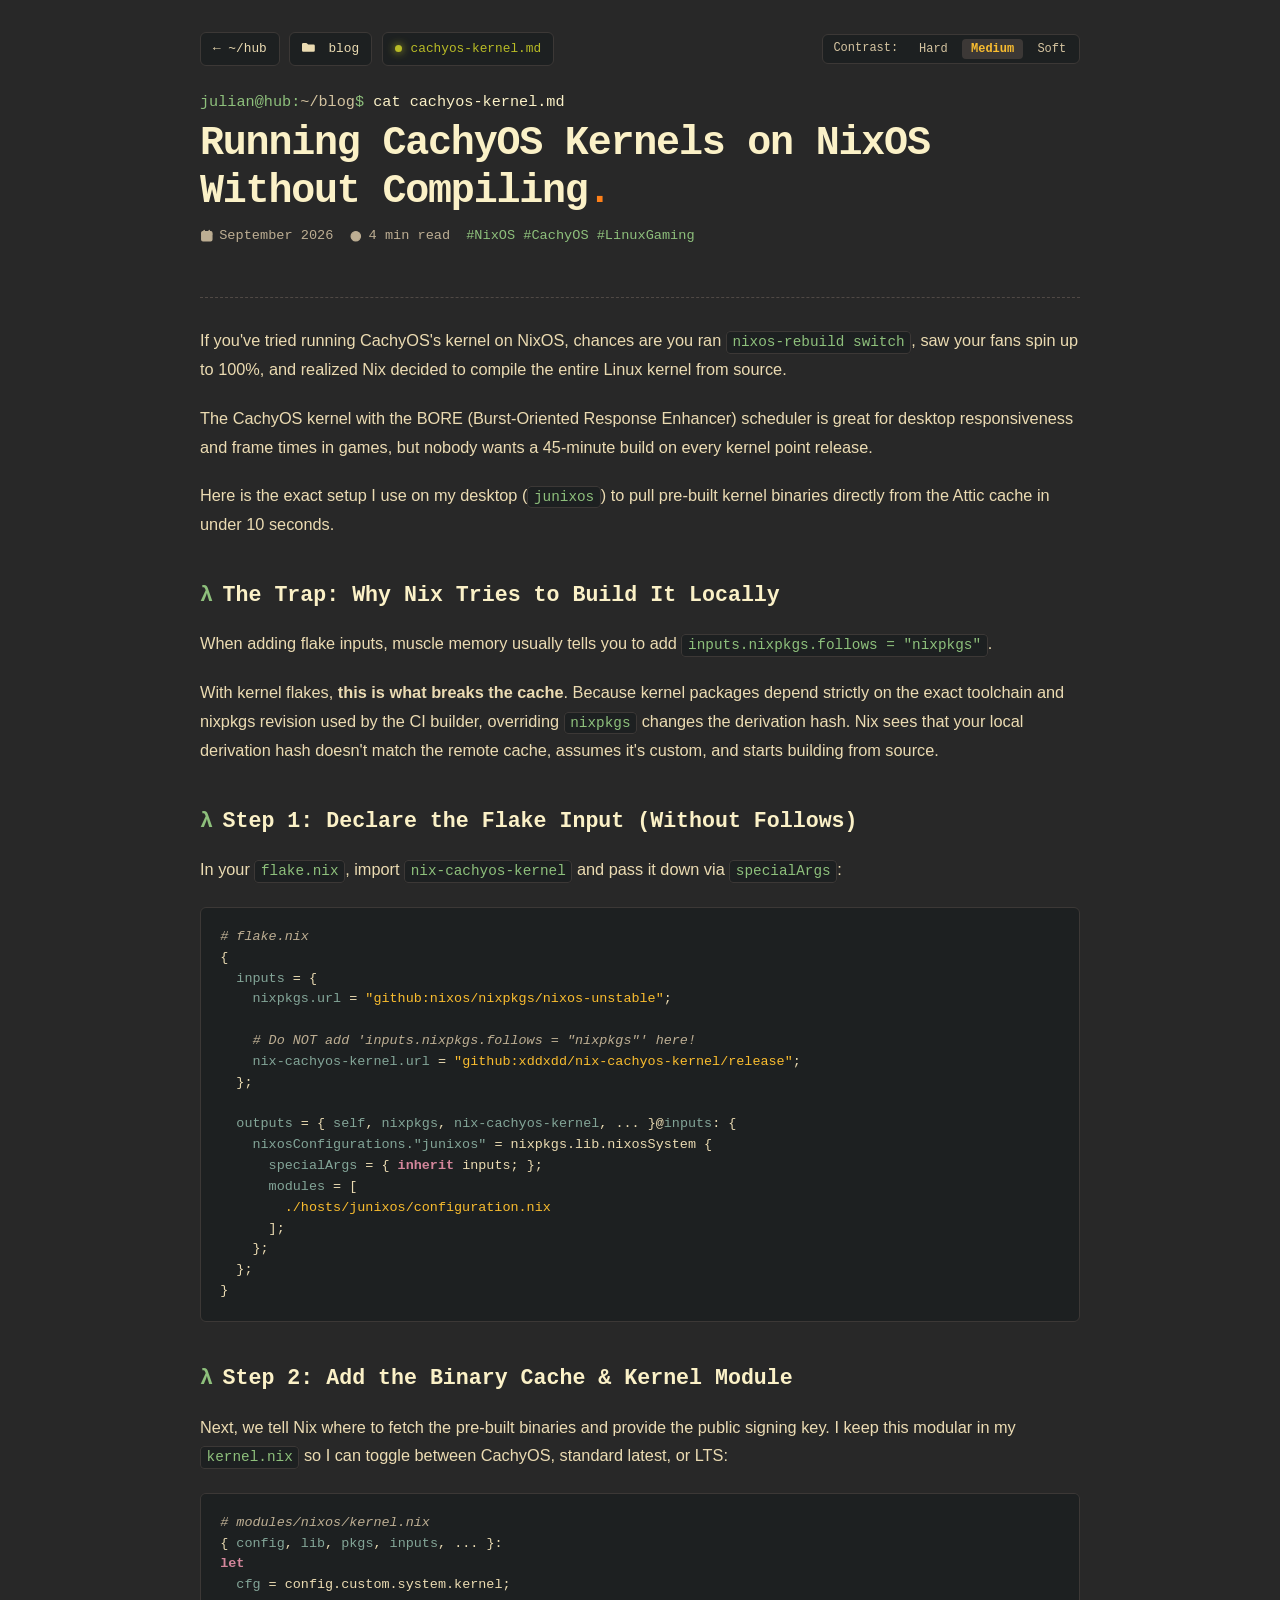
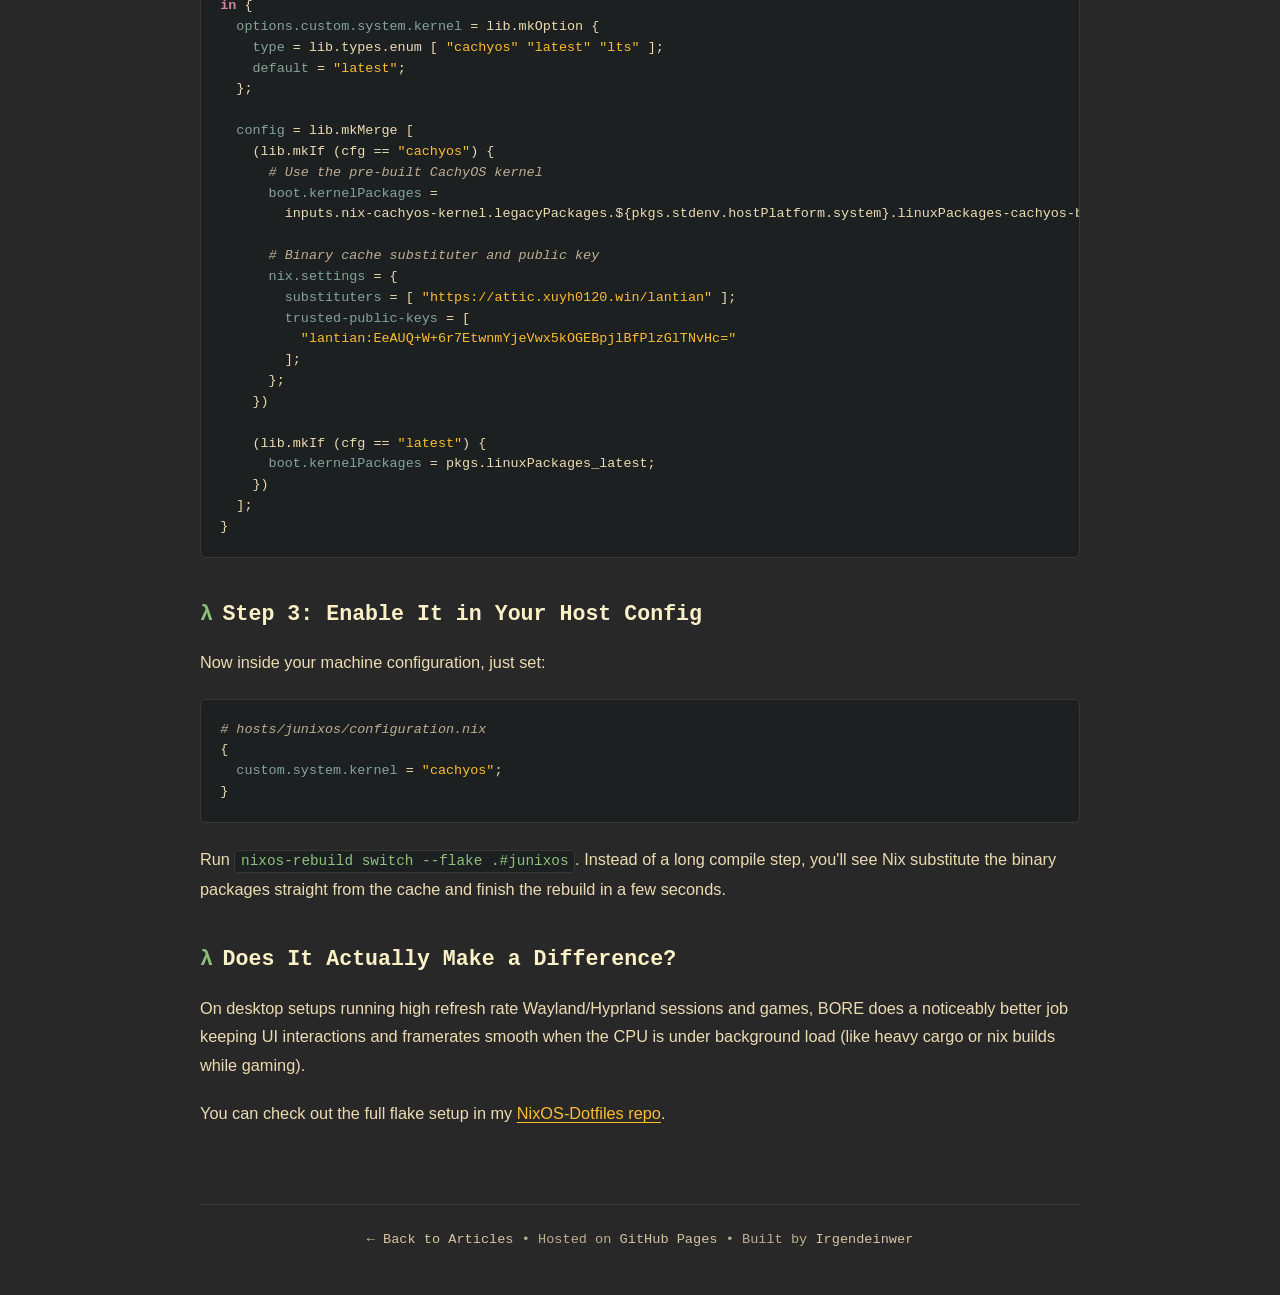
<file: blog/cachyos-kernel-on-nixos.html>
<!DOCTYPE html>
<html lang="en">
<head>
    <meta charset="UTF-8">
    <meta name="viewport" content="width=device-width, initial-scale=1.0">
    <meta http-equiv="X-UA-Compatible" content="ie=edge">

    <!-- Browser Theme Color -->
    <meta name="theme-color" content="#282828" id="meta-theme-color">

    <!-- SEO Metadata -->
    <title>Running CachyOS Kernels on NixOS (Without Compiling from Source) | Irgendeinwer</title>
    <meta name="title" content="Running CachyOS Kernels on NixOS (Without Compiling from Source) | Irgendeinwer">
    <meta name="description" content="How to use the pre-built CachyOS BORE kernel on NixOS with Attic binary caches so you don't spend 2 hours compiling Linux locally.">
    <meta name="keywords" content="cachyos kernel nixos, nixos cachyos, nix-cachyos-kernel, nixos gaming kernel, attic binary cache, bore scheduler nixos">
    <meta name="author" content="Irgendeinwer">
    <meta name="robots" content="index, follow">
    <link rel="canonical" href="https://irgendeinwer.github.io/blog/cachyos-kernel-on-nixos">

    <!-- Favicon -->
    <link rel="icon" type="image/svg+xml" href="../favicon.svg">
    <link rel="icon" href="../favicon.ico" sizes="any">

    <!-- Open Graph & Twitter Cards -->
    <meta property="og:type" content="article">
    <meta property="og:url" content="https://irgendeinwer.github.io/blog/cachyos-kernel-on-nixos">
    <meta property="og:title" content="Running CachyOS Kernels on NixOS (Without Compiling from Source)">
    <meta property="og:description" content="How to use pre-built CachyOS BORE kernels on NixOS with Attic binary caches so you don't spend 2 hours compiling locally.">
    <meta property="og:site_name" content="Irgendeinwer">
    <meta property="og:image" content="https://irgendeinwer.github.io/assets/og-cachyos.png">
    <meta property="og:image:type" content="image/png">
    <meta property="og:image:width" content="1200">
    <meta property="og:image:height" content="630">
    <meta property="og:image:alt" content="Running CachyOS Kernels on NixOS - Article Preview">

    <meta name="twitter:card" content="summary_large_image">
    <meta name="twitter:title" content="Running CachyOS Kernels on NixOS (Without Compiling from Source)">
    <meta name="twitter:description" content="How to use pre-built CachyOS BORE kernels on NixOS with Attic binary caches so you don't spend 2 hours compiling locally.">
    <meta name="twitter:image" content="https://irgendeinwer.github.io/assets/og-cachyos.png">
    <meta name="twitter:image:alt" content="Running CachyOS Kernels on NixOS - Article Preview">

    <!-- Schema.org JSON-LD for Article -->
    <script type="application/ld+json">
    {
      "@context": "https://schema.org",
      "@type": "BlogPosting",
      "headline": "Running CachyOS Kernels on NixOS (Without Compiling from Source)",
      "description": "How to use pre-built CachyOS BORE kernels on NixOS with Attic binary caches so you don't spend 2 hours compiling locally.",
      "image": "https://irgendeinwer.github.io/assets/og-cachyos.png",
      "author": {
        "@type": "Person",
        "name": "Irgendeinwer",
        "url": "https://github.com/irgendeinwer"
      },
      "publisher": {
        "@type": "Person",
        "name": "Irgendeinwer"
      },
      "datePublished": "2026-08-30",
      "mainEntityOfPage": {
        "@type": "WebPage",
        "@id": "https://irgendeinwer.github.io/blog/cachyos-kernel-on-nixos"
      }
    }
    </script>

    <!-- Preload Stylesheets -->
    <link rel="preload" href="../css/variables.css" as="style">
    <link rel="preload" href="../css/main.css" as="style">
    <link rel="preload" href="../css/components.css" as="style">

    <!-- Modular Stylesheets -->
    <link rel="stylesheet" href="../css/variables.css">
    <link rel="stylesheet" href="../css/main.css">
    <link rel="stylesheet" href="../css/components.css">
</head>
<body data-contrast="medium">

    <div class="container">
        <!-- Top Nav -->
        <nav class="top-nav" aria-label="Navigation">
            <div class="nav-links">
                <a href="../" class="nav-pill" title="Return to developer hub">
                    <span>← ~/hub</span>
                </a>
                <a href="./" class="nav-pill" title="All articles">
                    <span><svg class="svg-icon svg-folder-icon" viewBox="0 0 16 16" width="14" height="14" fill="currentColor" aria-hidden="true"><path d="M1.5 2.5A1.5 1.5 0 0 0 0 4v8A1.5 1.5 0 0 0 1.5 13.5h13a1.5 1.5 0 0 0 1.5-1.5V6a1.5 1.5 0 0 0-1.5-1.5H7.707l-1.354-1.354A1.5 1.5 0 0 0 5.293 2.5H1.5z"/></svg> blog</span>
                </a>
                <div class="nav-status">
                    <span class="status-indicator" aria-hidden="true"></span>
                    <span>cachyos-kernel.md</span>
                </div>
            </div>
            <div class="contrast-switcher" role="group" aria-label="Background Contrast Modes">
                <span class="contrast-label">Contrast:</span>
                <button type="button" class="contrast-btn" onclick="setContrast('hard')" aria-label="Set contrast to Hard mode">Hard</button>
                <button type="button" class="contrast-btn active" onclick="setContrast('medium')" aria-label="Set contrast to Medium mode">Medium</button>
                <button type="button" class="contrast-btn" onclick="setContrast('soft')" aria-label="Set contrast to Soft mode">Soft</button>
            </div>
        </nav>

        <!-- Article Header -->
        <header>
            <div class="prompt-line">julian@hub:<span class="path">~/blog</span>$ <span class="cmd">cat cachyos-kernel.md</span></div>
            <h1>Running CachyOS Kernels on NixOS Without <span class="title-nowrap">Compiling<span class="accent">.</span></span></h1>
            
            <div class="post-meta">
                <span><svg class="svg-icon" viewBox="0 0 16 16" width="14" height="14" fill="none" stroke="currentColor" stroke-width="1.5" stroke-linecap="round" stroke-linejoin="round" aria-hidden="true"><rect x="2" y="3" width="12" height="11" rx="1.5"/><line x1="5" y1="1.5" x2="5" y2="3.5"/><line x1="11" y1="1.5" x2="11" y2="3.5"/><line x1="2" y1="6" x2="14" y2="6"/></svg> September 2026</span>
                <span><svg class="svg-icon" viewBox="0 0 16 16" width="14" height="14" fill="none" stroke="currentColor" stroke-width="1.5" stroke-linecap="round" stroke-linejoin="round" aria-hidden="true"><circle cx="8" cy="8.5" r="5.5"/><polyline points="8 5.5 8 8.5 10.5 8.5"/></svg> 4 min read</span>
                <span style="color: var(--aqua);">#NixOS #CachyOS #LinuxGaming</span>
            </div>
        </header>

        <!-- Article Content -->
        <main class="prose">
            <p>
                If you've tried running CachyOS's kernel on NixOS, chances are you ran <code>nixos-rebuild switch</code>, saw your fans spin up to 100%, and realized Nix decided to compile the entire Linux kernel from source.
            </p>
            <p>
                The CachyOS kernel with the BORE (Burst-Oriented Response Enhancer) scheduler is great for desktop responsiveness and frame times in games, but nobody wants a 45-minute build on every kernel point release.
            </p>
            <p>
                Here is the exact setup I use on my desktop (<code>junixos</code>) to pull pre-built kernel binaries directly from the Attic cache in under 10 seconds.
            </p>

            <h2>The Trap: Why Nix Tries to Build It Locally</h2>
            <p>
                When adding flake inputs, muscle memory usually tells you to add <code>inputs.nixpkgs.follows = "nixpkgs"</code>.
            </p>
            <p>
                With kernel flakes, <strong>this is what breaks the cache</strong>. Because kernel packages depend strictly on the exact toolchain and nixpkgs revision used by the CI builder, overriding <code>nixpkgs</code> changes the derivation hash. Nix sees that your local derivation hash doesn't match the remote cache, assumes it's custom, and starts building from source.
            </p>

            <h2>Step 1: Declare the Flake Input (Without Follows)</h2>
            <p>
                In your <code>flake.nix</code>, import <code>nix-cachyos-kernel</code> and pass it down via <code>specialArgs</code>:
            </p>

            <pre><code><span class="code-nix-comment"># flake.nix</span>
{
  <span class="code-nix-key">inputs</span> = {
    <span class="code-nix-key">nixpkgs.url</span> = <span class="code-nix-str">"github:nixos/nixpkgs/nixos-unstable"</span>;

    <span class="code-nix-comment"># Do NOT add 'inputs.nixpkgs.follows = "nixpkgs"' here!</span>
    <span class="code-nix-key">nix-cachyos-kernel.url</span> = <span class="code-nix-str">"github:xddxdd/nix-cachyos-kernel/release"</span>;
  };

  <span class="code-nix-key">outputs</span> = { <span class="code-nix-key">self</span>, <span class="code-nix-key">nixpkgs</span>, <span class="code-nix-key">nix-cachyos-kernel</span>, ... }@<span class="code-nix-key">inputs</span>: {
    <span class="code-nix-key">nixosConfigurations."junixos"</span> = nixpkgs.lib.nixosSystem {
      <span class="code-nix-key">specialArgs</span> = { <span class="code-nix-builtin">inherit</span> inputs; };
      <span class="code-nix-key">modules</span> = [
        <span class="code-nix-str">./hosts/junixos/configuration.nix</span>
      ];
    };
  };
}</code></pre>

            <h2>Step 2: Add the Binary Cache &amp; Kernel Module</h2>
            <p>
                Next, we tell Nix where to fetch the pre-built binaries and provide the public signing key. I keep this modular in my <code>kernel.nix</code> so I can toggle between CachyOS, standard latest, or LTS:
            </p>

            <pre><code><span class="code-nix-comment"># modules/nixos/kernel.nix</span>
{ <span class="code-nix-key">config</span>, <span class="code-nix-key">lib</span>, <span class="code-nix-key">pkgs</span>, <span class="code-nix-key">inputs</span>, ... }:
<span class="code-nix-builtin">let</span>
  <span class="code-nix-key">cfg</span> = config.custom.system.kernel;
<span class="code-nix-builtin">in</span> {
  <span class="code-nix-key">options.custom.system.kernel</span> = lib.mkOption {
    <span class="code-nix-key">type</span> = lib.types.enum [ <span class="code-nix-str">"cachyos"</span> <span class="code-nix-str">"latest"</span> <span class="code-nix-str">"lts"</span> ];
    <span class="code-nix-key">default</span> = <span class="code-nix-str">"latest"</span>;
  };

  <span class="code-nix-key">config</span> = lib.mkMerge [
    (lib.mkIf (cfg == <span class="code-nix-str">"cachyos"</span>) {
      <span class="code-nix-comment"># Use the pre-built CachyOS kernel</span>
      <span class="code-nix-key">boot.kernelPackages</span> =
        inputs.nix-cachyos-kernel.legacyPackages.${pkgs.stdenv.hostPlatform.system}.linuxPackages-cachyos-bore;

      <span class="code-nix-comment"># Binary cache substituter and public key</span>
      <span class="code-nix-key">nix.settings</span> = {
        <span class="code-nix-key">substituters</span> = [ <span class="code-nix-str">"https://attic.xuyh0120.win/lantian"</span> ];
        <span class="code-nix-key">trusted-public-keys</span> = [
          <span class="code-nix-str">"lantian:EeAUQ+W+6r7EtwnmYjeVwx5kOGEBpjlBfPlzGlTNvHc="</span>
        ];
      };
    })

    (lib.mkIf (cfg == <span class="code-nix-str">"latest"</span>) {
      <span class="code-nix-key">boot.kernelPackages</span> = pkgs.linuxPackages_latest;
    })
  ];
}</code></pre>

            <h2>Step 3: Enable It in Your Host Config</h2>
            <p>
                Now inside your machine configuration, just set:
            </p>

            <pre><code><span class="code-nix-comment"># hosts/junixos/configuration.nix</span>
{
  <span class="code-nix-key">custom.system.kernel</span> = <span class="code-nix-str">"cachyos"</span>;
}</code></pre>

            <p>
                Run <code>nixos-rebuild switch --flake .#junixos</code>. Instead of a long compile step, you'll see Nix substitute the binary packages straight from the cache and finish the rebuild in a few seconds.
            </p>

            <h2>Does It Actually Make a Difference?</h2>
            <p>
                On desktop setups running high refresh rate Wayland/Hyprland sessions and games, BORE does a noticeably better job keeping UI interactions and framerates smooth when the CPU is under background load (like heavy cargo or nix builds while gaming).
            </p>
            <p>
                You can check out the full flake setup in my <a href="https://github.com/Irgendeinwer/NixOS-Dotfiles" target="_blank" rel="noopener noreferrer">NixOS-Dotfiles repo</a>.
            </p>
        </main>

        <!-- Footer -->
        <footer>
            <p>
                <a href="./">← Back to Articles</a> • Hosted on <a href="https://pages.github.com/" target="_blank" rel="noopener noreferrer">GitHub Pages</a> • Built by <a href="https://github.com/irgendeinwer">Irgendeinwer</a>
            </p>
        </footer>
    </div>

    <!-- Scripts -->
    <script src="../js/shortcuts.js" defer></script>
    <script src="../js/app.js" defer></script>
</body>
</html>
</file>
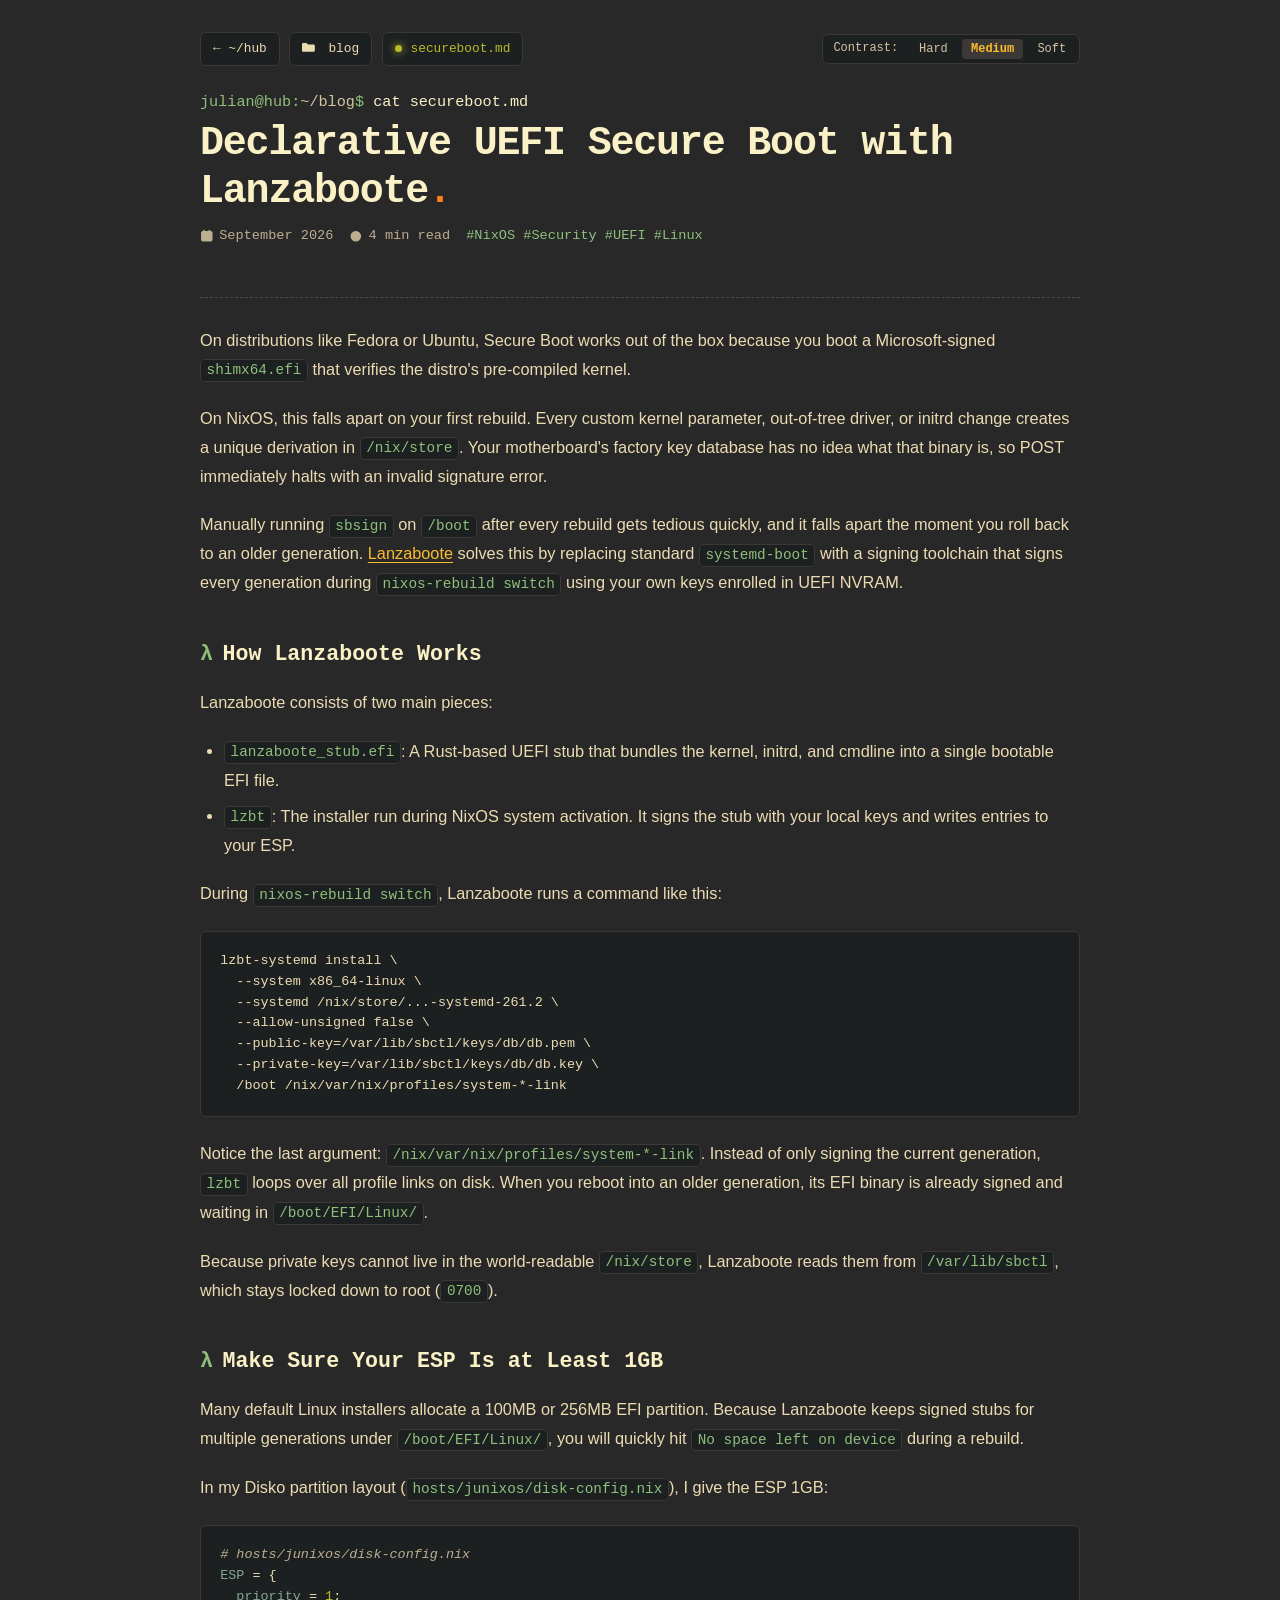
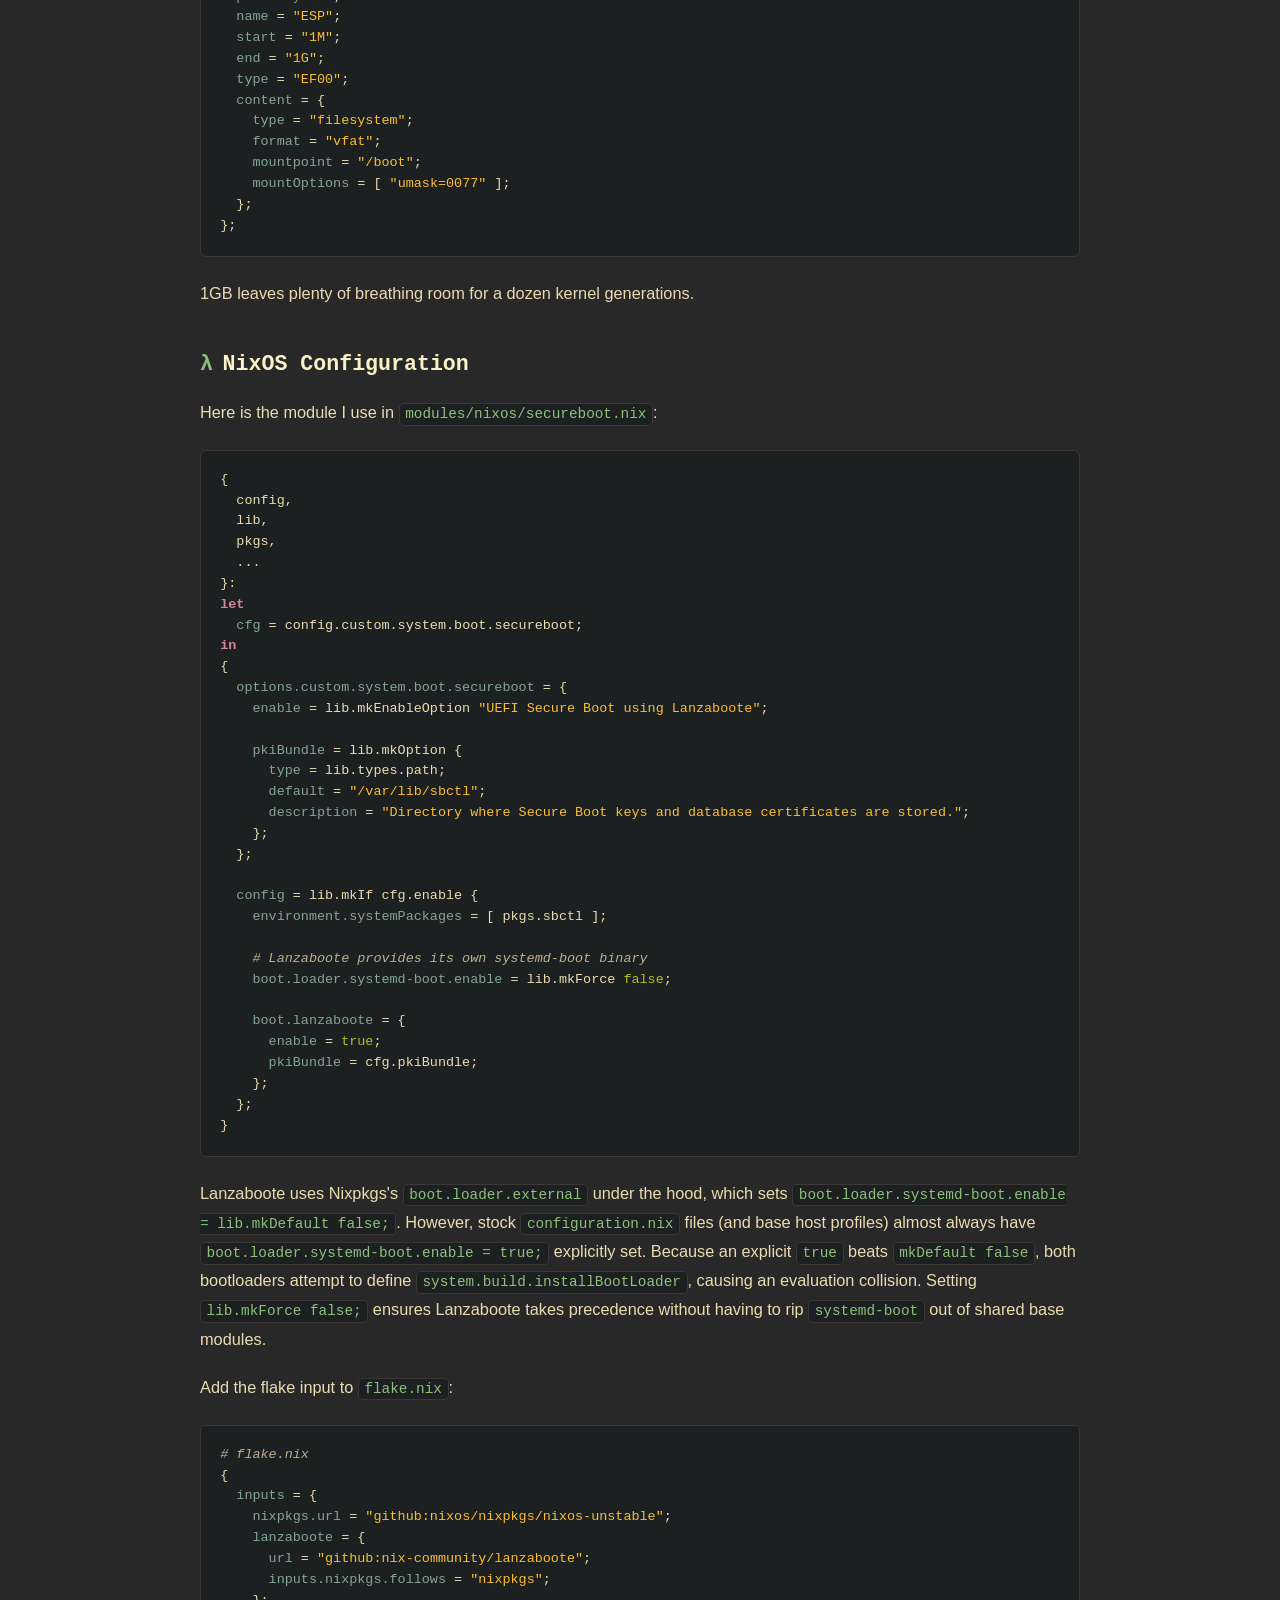
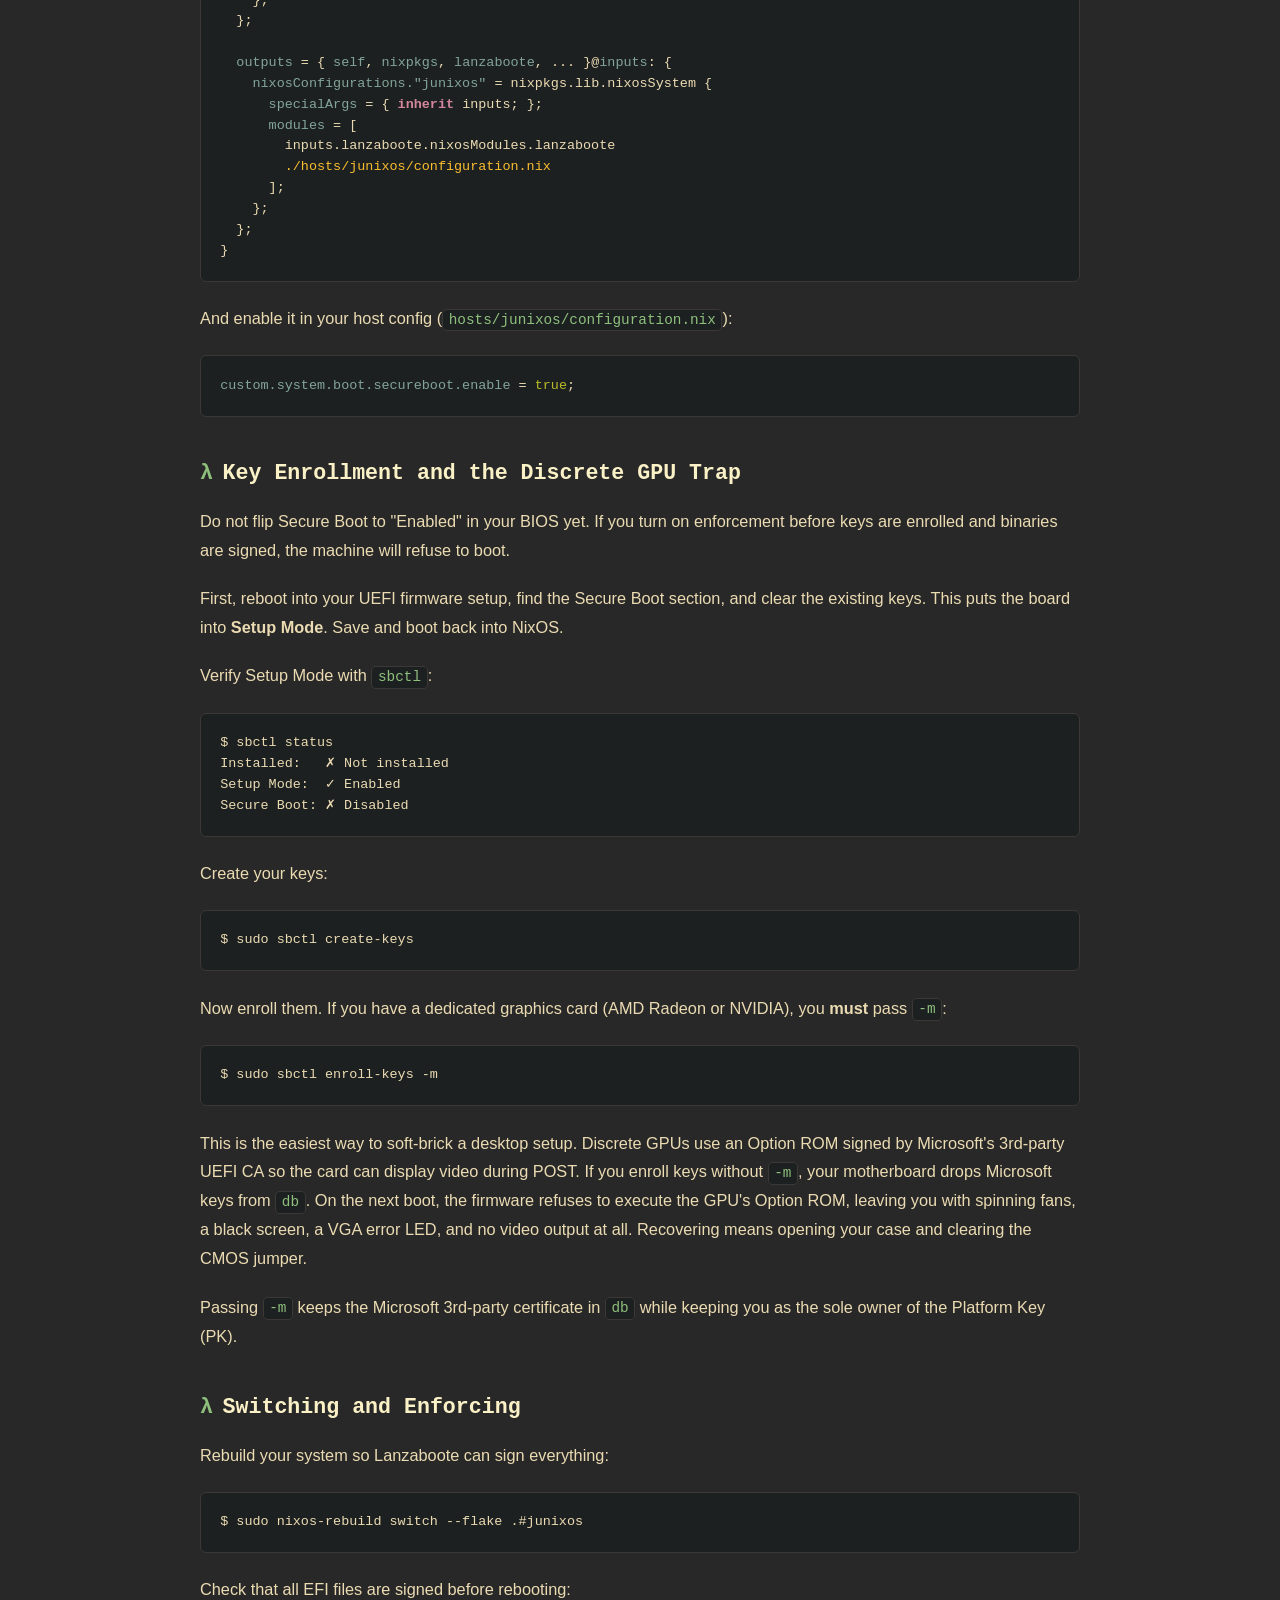
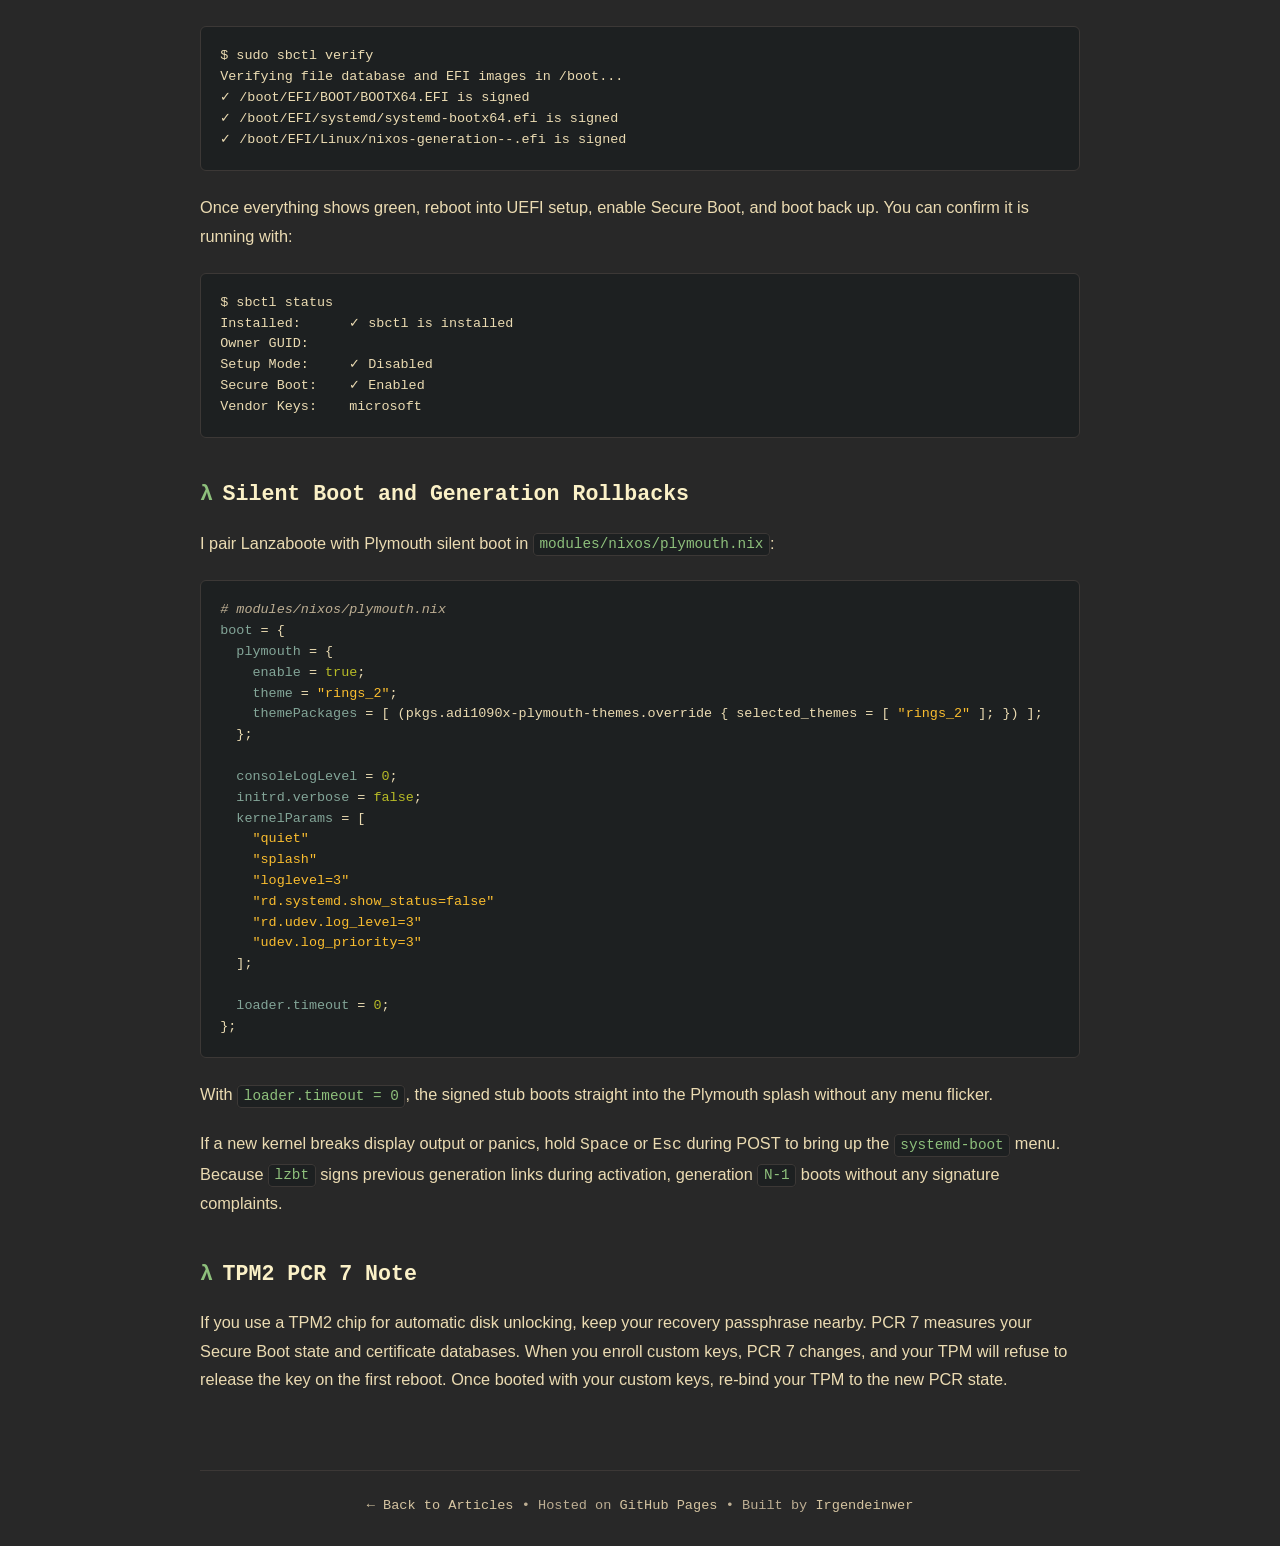
<file: blog/declarative-secure-boot-lanzaboote-nixos.html>
<!DOCTYPE html>
<html lang="en">
<head>
    <meta charset="UTF-8">
    <meta name="viewport" content="width=device-width, initial-scale=1.0">
    <meta http-equiv="X-UA-Compatible" content="ie=edge">

    <!-- Dynamic Browser Theme Color -->
    <meta name="theme-color" content="#282828" id="meta-theme-color">

    <!-- SEO Metadata -->
    <title>Declarative UEFI Secure Boot on NixOS with Lanzaboote | Irgendeinwer</title>
    <meta name="title" content="Declarative UEFI Secure Boot on NixOS with Lanzaboote | Irgendeinwer">
    <meta name="description" content="Hardware-rooted boot verification, custom PKI keys, and rollback safety across NixOS generations using Lanzaboote and sbctl.">
    <meta name="author" content="Irgendeinwer">
    <meta name="robots" content="index, follow">
    <link rel="canonical" href="https://irgendeinwer.github.io/blog/declarative-secure-boot-lanzaboote-nixos">

    <!-- Favicon -->
    <link rel="icon" type="image/svg+xml" href="../favicon.svg">
    <link rel="icon" href="../favicon.ico" sizes="any">

    <!-- Open Graph & Twitter Cards -->
    <meta property="og:type" content="article">
    <meta property="og:url" content="https://irgendeinwer.github.io/blog/declarative-secure-boot-lanzaboote-nixos">
    <meta property="og:title" content="Declarative UEFI Secure Boot on NixOS with Lanzaboote | Irgendeinwer">
    <meta property="og:description" content="Hardware-rooted boot verification, custom PKI keys, and rollback safety across NixOS generations using Lanzaboote and sbctl.">
    <meta property="og:site_name" content="Irgendeinwer">
    <meta property="og:image" content="https://irgendeinwer.github.io/assets/og-declarative-secure-boot-lanzaboote-nixos.png">
    <meta property="og:image:type" content="image/png">
    <meta property="og:image:width" content="1200">
    <meta property="og:image:height" content="630">
    <meta property="og:image:alt" content="Declarative UEFI Secure Boot on NixOS with Lanzaboote">

    <meta name="twitter:card" content="summary_large_image">
    <meta name="twitter:title" content="Declarative UEFI Secure Boot on NixOS with Lanzaboote | Irgendeinwer">
    <meta name="twitter:description" content="Hardware-rooted boot verification, custom PKI keys, and rollback safety across NixOS generations using Lanzaboote and sbctl.">
    <meta name="twitter:image" content="https://irgendeinwer.github.io/assets/og-declarative-secure-boot-lanzaboote-nixos.png">
    <meta name="twitter:image:alt" content="Declarative UEFI Secure Boot on NixOS with Lanzaboote">

    <!-- Schema.org JSON-LD -->
    <script type="application/ld+json">
    {
      "@context": "https://schema.org",
      "@type": "BlogPosting",
      "headline": "Declarative UEFI Secure Boot on NixOS with Lanzaboote",
      "description": "Hardware-rooted boot verification, custom PKI keys, and rollback safety across NixOS generations using Lanzaboote and sbctl.",
      "image": "https://irgendeinwer.github.io/assets/og-declarative-secure-boot-lanzaboote-nixos.png",
      "author": {
        "@type": "Person",
        "name": "Irgendeinwer",
        "url": "https://github.com/irgendeinwer"
      },
      "publisher": {
        "@type": "Person",
        "name": "Irgendeinwer"
      },
      "datePublished": "2026-09-27",
      "mainEntityOfPage": {
        "@type": "WebPage",
        "@id": "https://irgendeinwer.github.io/blog/declarative-secure-boot-lanzaboote-nixos"
      }
    }
    </script>

    <!-- Preload Stylesheets -->
    <link rel="preload" href="../css/variables.css" as="style">
    <link rel="preload" href="../css/main.css" as="style">
    <link rel="preload" href="../css/components.css" as="style">

    <!-- Modular Stylesheets -->
    <link rel="stylesheet" href="../css/variables.css">
    <link rel="stylesheet" href="../css/main.css">
    <link rel="stylesheet" href="../css/components.css">
</head>
<body data-contrast="medium">

    <div class="container">
        <!-- Top Nav -->
        <nav class="top-nav" aria-label="Navigation">
            <div class="nav-links">
                <a href="../" class="nav-pill" title="Return to developer hub">
                    <span>← ~/hub</span>
                </a>
                <a href="./" class="nav-pill" title="All articles">
                    <span><svg class="svg-icon svg-folder-icon" viewBox="0 0 16 16" width="14" height="14" fill="currentColor" aria-hidden="true"><path d="M1.5 2.5A1.5 1.5 0 0 0 0 4v8A1.5 1.5 0 0 0 1.5 13.5h13a1.5 1.5 0 0 0 1.5-1.5V6a1.5 1.5 0 0 0-1.5-1.5H7.707l-1.354-1.354A1.5 1.5 0 0 0 5.293 2.5H1.5z"/></svg> blog</span>
                </a>
                <div class="nav-status">
                    <span class="status-indicator" aria-hidden="true"></span>
                    <span>secureboot.md</span>
                </div>
            </div>
            <div class="contrast-switcher" role="group" aria-label="Background Contrast Modes">
                <span class="contrast-label">Contrast:</span>
                <button type="button" class="contrast-btn" onclick="setContrast('hard')" aria-label="Set contrast to Hard mode">Hard</button>
                <button type="button" class="contrast-btn active" onclick="setContrast('medium')" aria-label="Set contrast to Medium mode">Medium</button>
                <button type="button" class="contrast-btn" onclick="setContrast('soft')" aria-label="Set contrast to Soft mode">Soft</button>
            </div>
        </nav>

        <!-- Article Header -->
        <header>
            <div class="prompt-line">julian@hub:<span class="path">~/blog</span>$ <span class="cmd">cat secureboot.md</span></div>
            <h1>Declarative UEFI Secure Boot with <span class="title-nowrap">Lanzaboote<span class="accent">.</span></span></h1>
            
            <div class="post-meta">
                <span><svg class="svg-icon" viewBox="0 0 16 16" width="14" height="14" fill="none" stroke="currentColor" stroke-width="1.5" stroke-linecap="round" stroke-linejoin="round" aria-hidden="true"><rect x="2" y="3" width="12" height="11" rx="1.5"/><line x1="5" y1="1.5" x2="5" y2="3.5"/><line x1="11" y1="1.5" x2="11" y2="3.5"/><line x1="2" y1="6" x2="14" y2="6"/></svg> September 2026</span>
                <span><svg class="svg-icon" viewBox="0 0 16 16" width="14" height="14" fill="none" stroke="currentColor" stroke-width="1.5" stroke-linecap="round" stroke-linejoin="round" aria-hidden="true"><circle cx="8" cy="8.5" r="5.5"/><polyline points="8 5.5 8 8.5 10.5 8.5"/></svg> 4 min read</span>
                <span style="color: var(--aqua);">#NixOS #Security #UEFI #Linux</span>
            </div>
        </header>

        <!-- Article Content -->
        <main class="prose">
            <p>
                On distributions like Fedora or Ubuntu, Secure Boot works out of the box because you boot a Microsoft-signed <code>shimx64.efi</code> that verifies the distro's pre-compiled kernel.
            </p>
            <p>
                On NixOS, this falls apart on your first rebuild. Every custom kernel parameter, out-of-tree driver, or initrd change creates a unique derivation in <code>/nix/store</code>. Your motherboard's factory key database has no idea what that binary is, so POST immediately halts with an invalid signature error.
            </p>
            <p>
                Manually running <code>sbsign</code> on <code>/boot</code> after every rebuild gets tedious quickly, and it falls apart the moment you roll back to an older generation. <a href="https://github.com/nix-community/lanzaboote" target="_blank" rel="noopener noreferrer">Lanzaboote</a> solves this by replacing standard <code>systemd-boot</code> with a signing toolchain that signs every generation during <code>nixos-rebuild switch</code> using your own keys enrolled in UEFI NVRAM.
            </p>

            <h2>How Lanzaboote Works</h2>
            <p>
                Lanzaboote consists of two main pieces:
            </p>
            <ul>
                <li><code>lanzaboote_stub.efi</code>: A Rust-based UEFI stub that bundles the kernel, initrd, and cmdline into a single bootable EFI file.</li>
                <li><code>lzbt</code>: The installer run during NixOS system activation. It signs the stub with your local keys and writes entries to your ESP.</li>
            </ul>
            <p>
                During <code>nixos-rebuild switch</code>, Lanzaboote runs a command like this:
            </p>

            <pre><code>lzbt-systemd install \
  --system x86_64-linux \
  --systemd /nix/store/...-systemd-261.2 \
  --allow-unsigned false \
  --public-key=/var/lib/sbctl/keys/db/db.pem \
  --private-key=/var/lib/sbctl/keys/db/db.key \
  /boot /nix/var/nix/profiles/system-*-link</code></pre>

            <p>
                Notice the last argument: <code>/nix/var/nix/profiles/system-*-link</code>. Instead of only signing the current generation, <code>lzbt</code> loops over all profile links on disk. When you reboot into an older generation, its EFI binary is already signed and waiting in <code>/boot/EFI/Linux/</code>.
            </p>
            <p>
                Because private keys cannot live in the world-readable <code>/nix/store</code>, Lanzaboote reads them from <code>/var/lib/sbctl</code>, which stays locked down to root (<code>0700</code>).
            </p>

            <h2>Make Sure Your ESP Is at Least 1GB</h2>
            <p>
                Many default Linux installers allocate a 100MB or 256MB EFI partition. Because Lanzaboote keeps signed stubs for multiple generations under <code>/boot/EFI/Linux/</code>, you will quickly hit <code>No space left on device</code> during a rebuild.
            </p>
            <p>
                In my Disko partition layout (<code>hosts/junixos/disk-config.nix</code>), I give the ESP 1GB:
            </p>

            <pre><code><span class="code-nix-comment"># hosts/junixos/disk-config.nix</span>
<span class="code-nix-key">ESP</span> = {
  <span class="code-nix-key">priority</span> = <span class="code-nix-val">1</span>;
  <span class="code-nix-key">name</span> = <span class="code-nix-str">"ESP"</span>;
  <span class="code-nix-key">start</span> = <span class="code-nix-str">"1M"</span>;
  <span class="code-nix-key">end</span> = <span class="code-nix-str">"1G"</span>;
  <span class="code-nix-key">type</span> = <span class="code-nix-str">"EF00"</span>;
  <span class="code-nix-key">content</span> = {
    <span class="code-nix-key">type</span> = <span class="code-nix-str">"filesystem"</span>;
    <span class="code-nix-key">format</span> = <span class="code-nix-str">"vfat"</span>;
    <span class="code-nix-key">mountpoint</span> = <span class="code-nix-str">"/boot"</span>;
    <span class="code-nix-key">mountOptions</span> = [ <span class="code-nix-str">"umask=0077"</span> ];
  };
};</code></pre>

            <p>
                1GB leaves plenty of breathing room for a dozen kernel generations.
            </p>

            <h2>NixOS Configuration</h2>
            <p>
                Here is the module I use in <code>modules/nixos/secureboot.nix</code>:
            </p>

            <pre><code>{
  config,
  lib,
  pkgs,
  ...
}:
<span class="code-nix-builtin">let</span>
  <span class="code-nix-key">cfg</span> = config.custom.system.boot.secureboot;
<span class="code-nix-builtin">in</span>
{
  <span class="code-nix-key">options.custom.system.boot.secureboot</span> = {
    <span class="code-nix-key">enable</span> = lib.mkEnableOption <span class="code-nix-str">"UEFI Secure Boot using Lanzaboote"</span>;

    <span class="code-nix-key">pkiBundle</span> = lib.mkOption {
      <span class="code-nix-key">type</span> = lib.types.path;
      <span class="code-nix-key">default</span> = <span class="code-nix-str">"/var/lib/sbctl"</span>;
      <span class="code-nix-key">description</span> = <span class="code-nix-str">"Directory where Secure Boot keys and database certificates are stored."</span>;
    };
  };

  <span class="code-nix-key">config</span> = lib.mkIf cfg.enable {
    <span class="code-nix-key">environment.systemPackages</span> = [ pkgs.sbctl ];

    <span class="code-nix-comment"># Lanzaboote provides its own systemd-boot binary</span>
    <span class="code-nix-key">boot.loader.systemd-boot.enable</span> = lib.mkForce <span class="code-nix-val">false</span>;

    <span class="code-nix-key">boot.lanzaboote</span> = {
      <span class="code-nix-key">enable</span> = <span class="code-nix-val">true</span>;
      <span class="code-nix-key">pkiBundle</span> = cfg.pkiBundle;
    };
  };
}</code></pre>

            <p>
                Lanzaboote uses Nixpkgs's <code>boot.loader.external</code> under the hood, which sets <code>boot.loader.systemd-boot.enable = lib.mkDefault false;</code>. However, stock <code>configuration.nix</code> files (and base host profiles) almost always have <code>boot.loader.systemd-boot.enable = true;</code> explicitly set. Because an explicit <code>true</code> beats <code>mkDefault false</code>, both bootloaders attempt to define <code>system.build.installBootLoader</code>, causing an evaluation collision. Setting <code>lib.mkForce false;</code> ensures Lanzaboote takes precedence without having to rip <code>systemd-boot</code> out of shared base modules.
            </p>
            <p>
                Add the flake input to <code>flake.nix</code>:
            </p>

            <pre><code><span class="code-nix-comment"># flake.nix</span>
{
  <span class="code-nix-key">inputs</span> = {
    <span class="code-nix-key">nixpkgs.url</span> = <span class="code-nix-str">"github:nixos/nixpkgs/nixos-unstable"</span>;
    <span class="code-nix-key">lanzaboote</span> = {
      <span class="code-nix-key">url</span> = <span class="code-nix-str">"github:nix-community/lanzaboote"</span>;
      <span class="code-nix-key">inputs.nixpkgs.follows</span> = <span class="code-nix-str">"nixpkgs"</span>;
    };
  };

  <span class="code-nix-key">outputs</span> = { <span class="code-nix-key">self</span>, <span class="code-nix-key">nixpkgs</span>, <span class="code-nix-key">lanzaboote</span>, ... }@<span class="code-nix-key">inputs</span>: {
    <span class="code-nix-key">nixosConfigurations."junixos"</span> = nixpkgs.lib.nixosSystem {
      <span class="code-nix-key">specialArgs</span> = { <span class="code-nix-builtin">inherit</span> inputs; };
      <span class="code-nix-key">modules</span> = [
        inputs.lanzaboote.nixosModules.lanzaboote
        <span class="code-nix-str">./hosts/junixos/configuration.nix</span>
      ];
    };
  };
}</code></pre>

            <p>
                And enable it in your host config (<code>hosts/junixos/configuration.nix</code>):
            </p>

            <pre><code><span class="code-nix-key">custom.system.boot.secureboot.enable</span> = <span class="code-nix-val">true</span>;</code></pre>

            <h2>Key Enrollment and the Discrete GPU Trap</h2>
            <p>
                Do not flip Secure Boot to "Enabled" in your BIOS yet. If you turn on enforcement before keys are enrolled and binaries are signed, the machine will refuse to boot.
            </p>

            <p>
                First, reboot into your UEFI firmware setup, find the Secure Boot section, and clear the existing keys. This puts the board into <strong>Setup Mode</strong>. Save and boot back into NixOS.
            </p>

            <p>
                Verify Setup Mode with <code>sbctl</code>:
            </p>

            <pre><code>$ sbctl status
Installed:   ✗ Not installed
Setup Mode:  ✓ Enabled
Secure Boot: ✗ Disabled</code></pre>

            <p>
                Create your keys:
            </p>

            <pre><code>$ sudo sbctl create-keys</code></pre>

            <p>
                Now enroll them. If you have a dedicated graphics card (AMD Radeon or NVIDIA), you <strong>must</strong> pass <code>-m</code>:
            </p>

            <pre><code>$ sudo sbctl enroll-keys -m</code></pre>

            <p>
                This is the easiest way to soft-brick a desktop setup. Discrete GPUs use an Option ROM signed by Microsoft's 3rd-party UEFI CA so the card can display video during POST. If you enroll keys without <code>-m</code>, your motherboard drops Microsoft keys from <code>db</code>. On the next boot, the firmware refuses to execute the GPU's Option ROM, leaving you with spinning fans, a black screen, a VGA error LED, and no video output at all. Recovering means opening your case and clearing the CMOS jumper.
            </p>
            <p>
                Passing <code>-m</code> keeps the Microsoft 3rd-party certificate in <code>db</code> while keeping you as the sole owner of the Platform Key (PK).
            </p>

            <h2>Switching and Enforcing</h2>
            <p>
                Rebuild your system so Lanzaboote can sign everything:
            </p>

            <pre><code>$ sudo nixos-rebuild switch --flake .#junixos</code></pre>

            <p>
                Check that all EFI files are signed before rebooting:
            </p>

            <pre><code>$ sudo sbctl verify
Verifying file database and EFI images in /boot...
✓ /boot/EFI/BOOT/BOOTX64.EFI is signed
✓ /boot/EFI/systemd/systemd-bootx64.efi is signed
✓ /boot/EFI/Linux/nixos-generation-<generation>-<hash>.efi is signed</code></pre>

            <p>
                Once everything shows green, reboot into UEFI setup, enable Secure Boot, and boot back up. You can confirm it is running with:
            </p>

            <pre><code>$ sbctl status
Installed:	✓ sbctl is installed
Owner GUID:	<owner-uuid>
Setup Mode:	✓ Disabled
Secure Boot:	✓ Enabled
Vendor Keys:	microsoft</code></pre>

            <h2>Silent Boot and Generation Rollbacks</h2>
            <p>
                I pair Lanzaboote with Plymouth silent boot in <code>modules/nixos/plymouth.nix</code>:
            </p>

            <pre><code><span class="code-nix-comment"># modules/nixos/plymouth.nix</span>
<span class="code-nix-key">boot</span> = {
  <span class="code-nix-key">plymouth</span> = {
    <span class="code-nix-key">enable</span> = <span class="code-nix-val">true</span>;
    <span class="code-nix-key">theme</span> = <span class="code-nix-str">"rings_2"</span>;
    <span class="code-nix-key">themePackages</span> = [ (pkgs.adi1090x-plymouth-themes.override { selected_themes = [ <span class="code-nix-str">"rings_2"</span> ]; }) ];
  };

  <span class="code-nix-key">consoleLogLevel</span> = <span class="code-nix-val">0</span>;
  <span class="code-nix-key">initrd.verbose</span> = <span class="code-nix-val">false</span>;
  <span class="code-nix-key">kernelParams</span> = [
    <span class="code-nix-str">"quiet"</span>
    <span class="code-nix-str">"splash"</span>
    <span class="code-nix-str">"loglevel=3"</span>
    <span class="code-nix-str">"rd.systemd.show_status=false"</span>
    <span class="code-nix-str">"rd.udev.log_level=3"</span>
    <span class="code-nix-str">"udev.log_priority=3"</span>
  ];

  <span class="code-nix-key">loader.timeout</span> = <span class="code-nix-val">0</span>;
};</code></pre>

            <p>
                With <code>loader.timeout = 0</code>, the signed stub boots straight into the Plymouth splash without any menu flicker.
            </p>
            <p>
                If a new kernel breaks display output or panics, hold <kbd>Space</kbd> or <kbd>Esc</kbd> during POST to bring up the <code>systemd-boot</code> menu. Because <code>lzbt</code> signs previous generation links during activation, generation <code>N-1</code> boots without any signature complaints.
            </p>

            <h2>TPM2 PCR 7 Note</h2>
            <p>
                If you use a TPM2 chip for automatic disk unlocking, keep your recovery passphrase nearby. PCR 7 measures your Secure Boot state and certificate databases. When you enroll custom keys, PCR 7 changes, and your TPM will refuse to release the key on the first reboot. Once booted with your custom keys, re-bind your TPM to the new PCR state.
            </p>
        </main>

        <!-- Footer -->
        <footer>
            <p>
                <a href="./">← Back to Articles</a> • Hosted on <a href="https://pages.github.com/" target="_blank" rel="noopener noreferrer">GitHub Pages</a> • Built by <a href="https://github.com/irgendeinwer">Irgendeinwer</a>
            </p>
        </footer>
    </div>

    <!-- Scripts -->
    <script src="../js/shortcuts.js" defer></script>
    <script src="../js/app.js" defer></script>
</body>
</html>
</file>
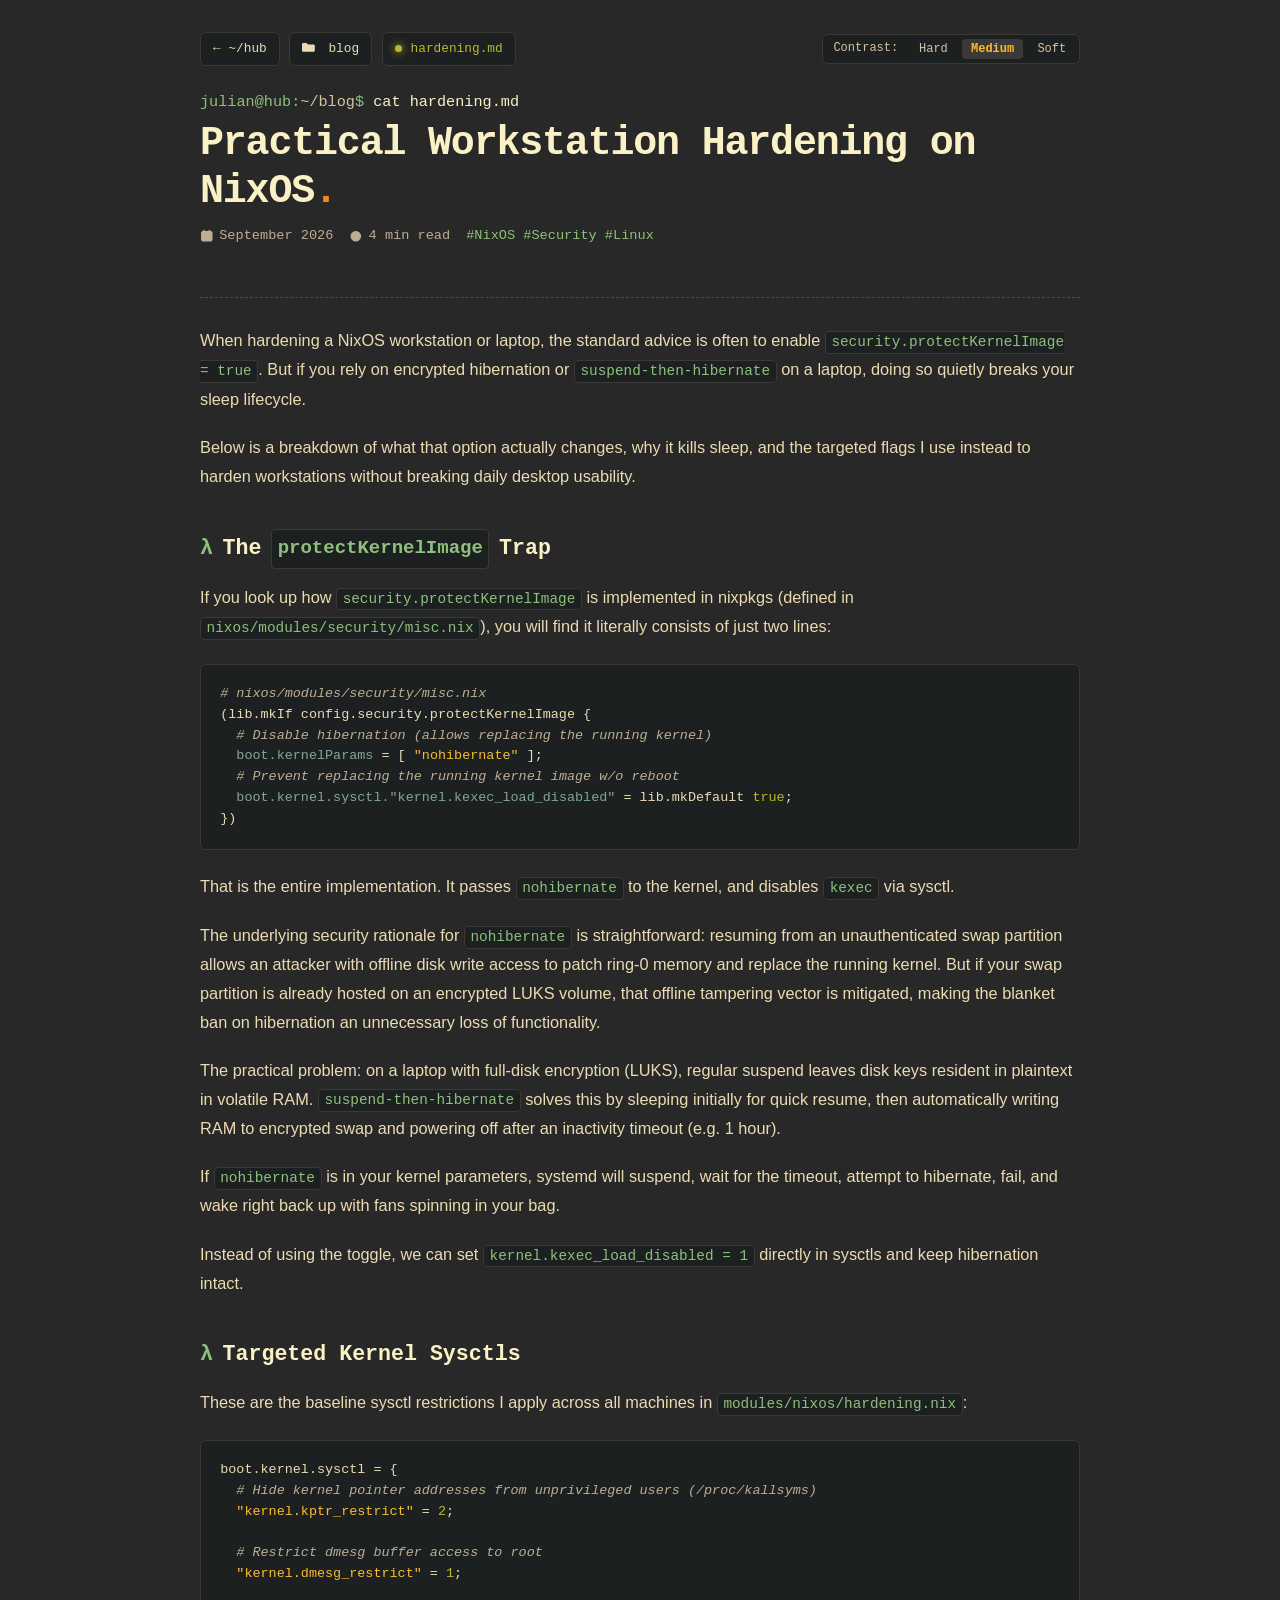
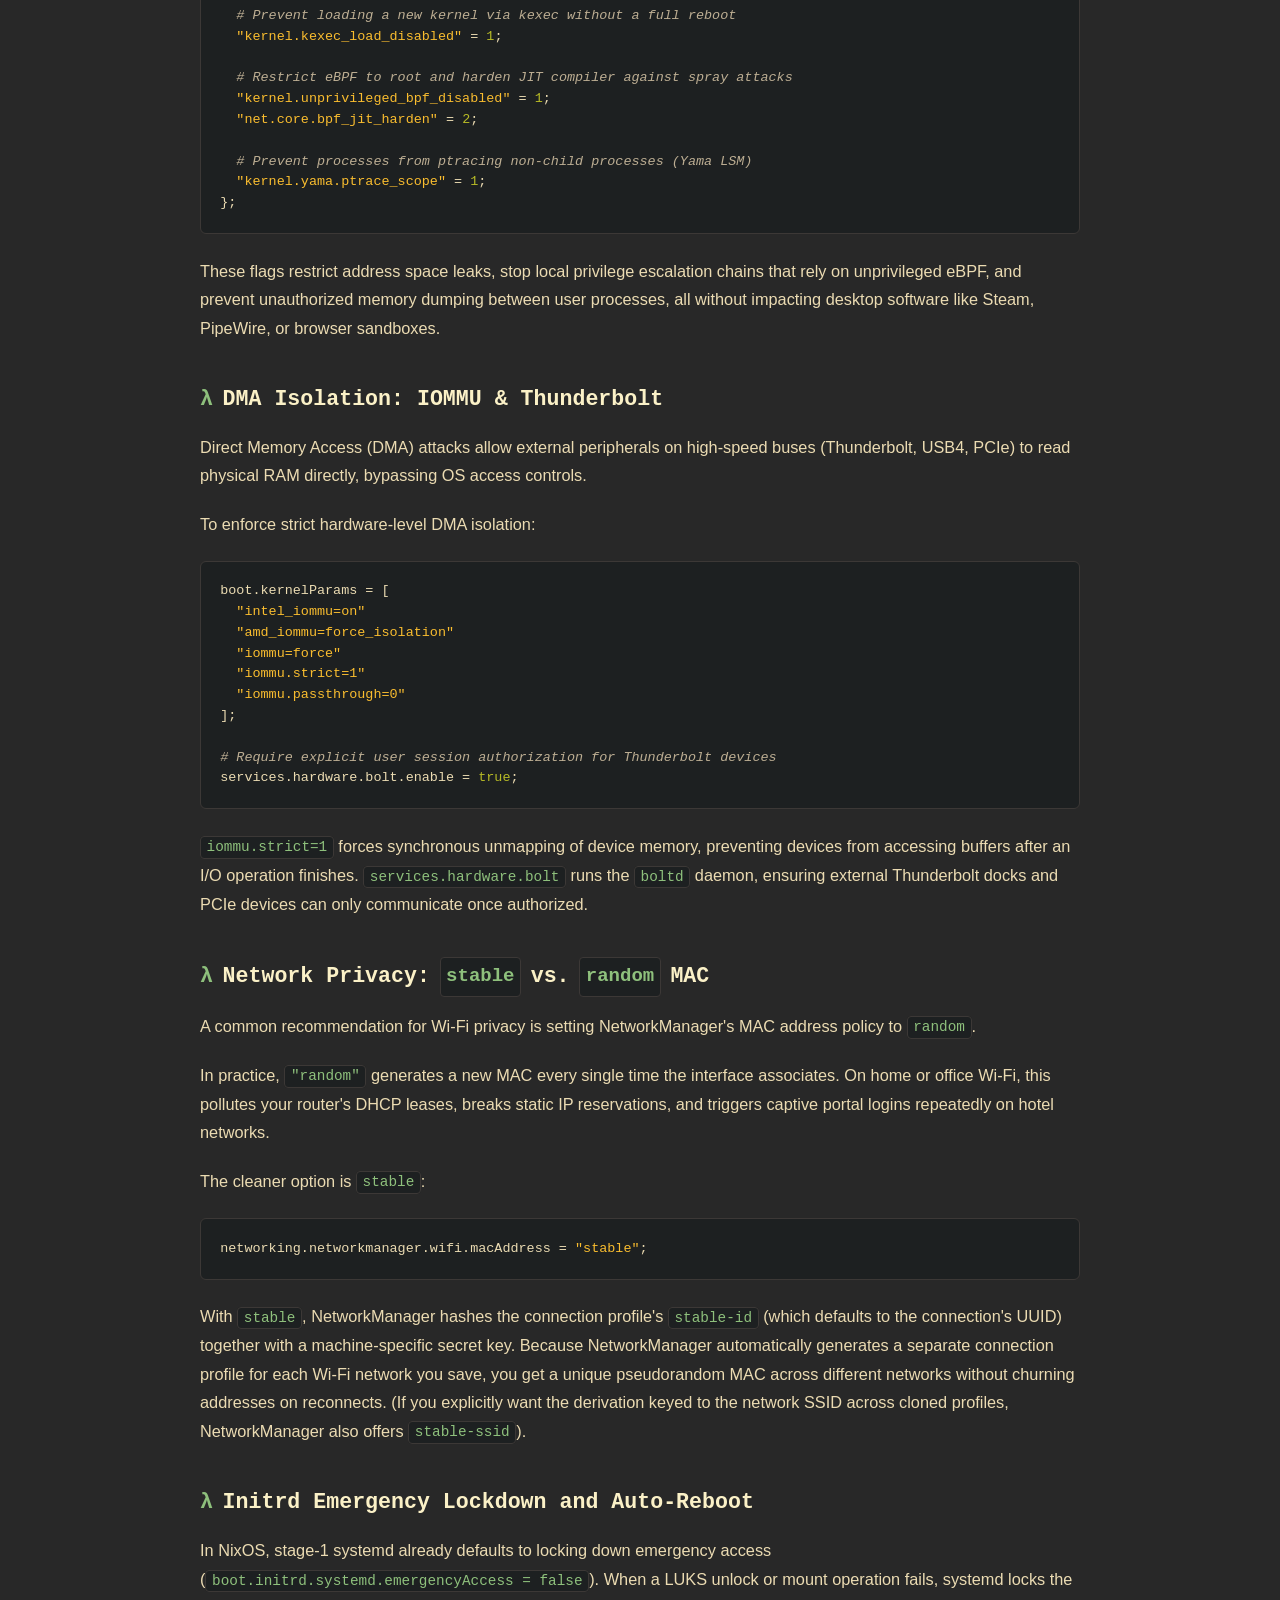
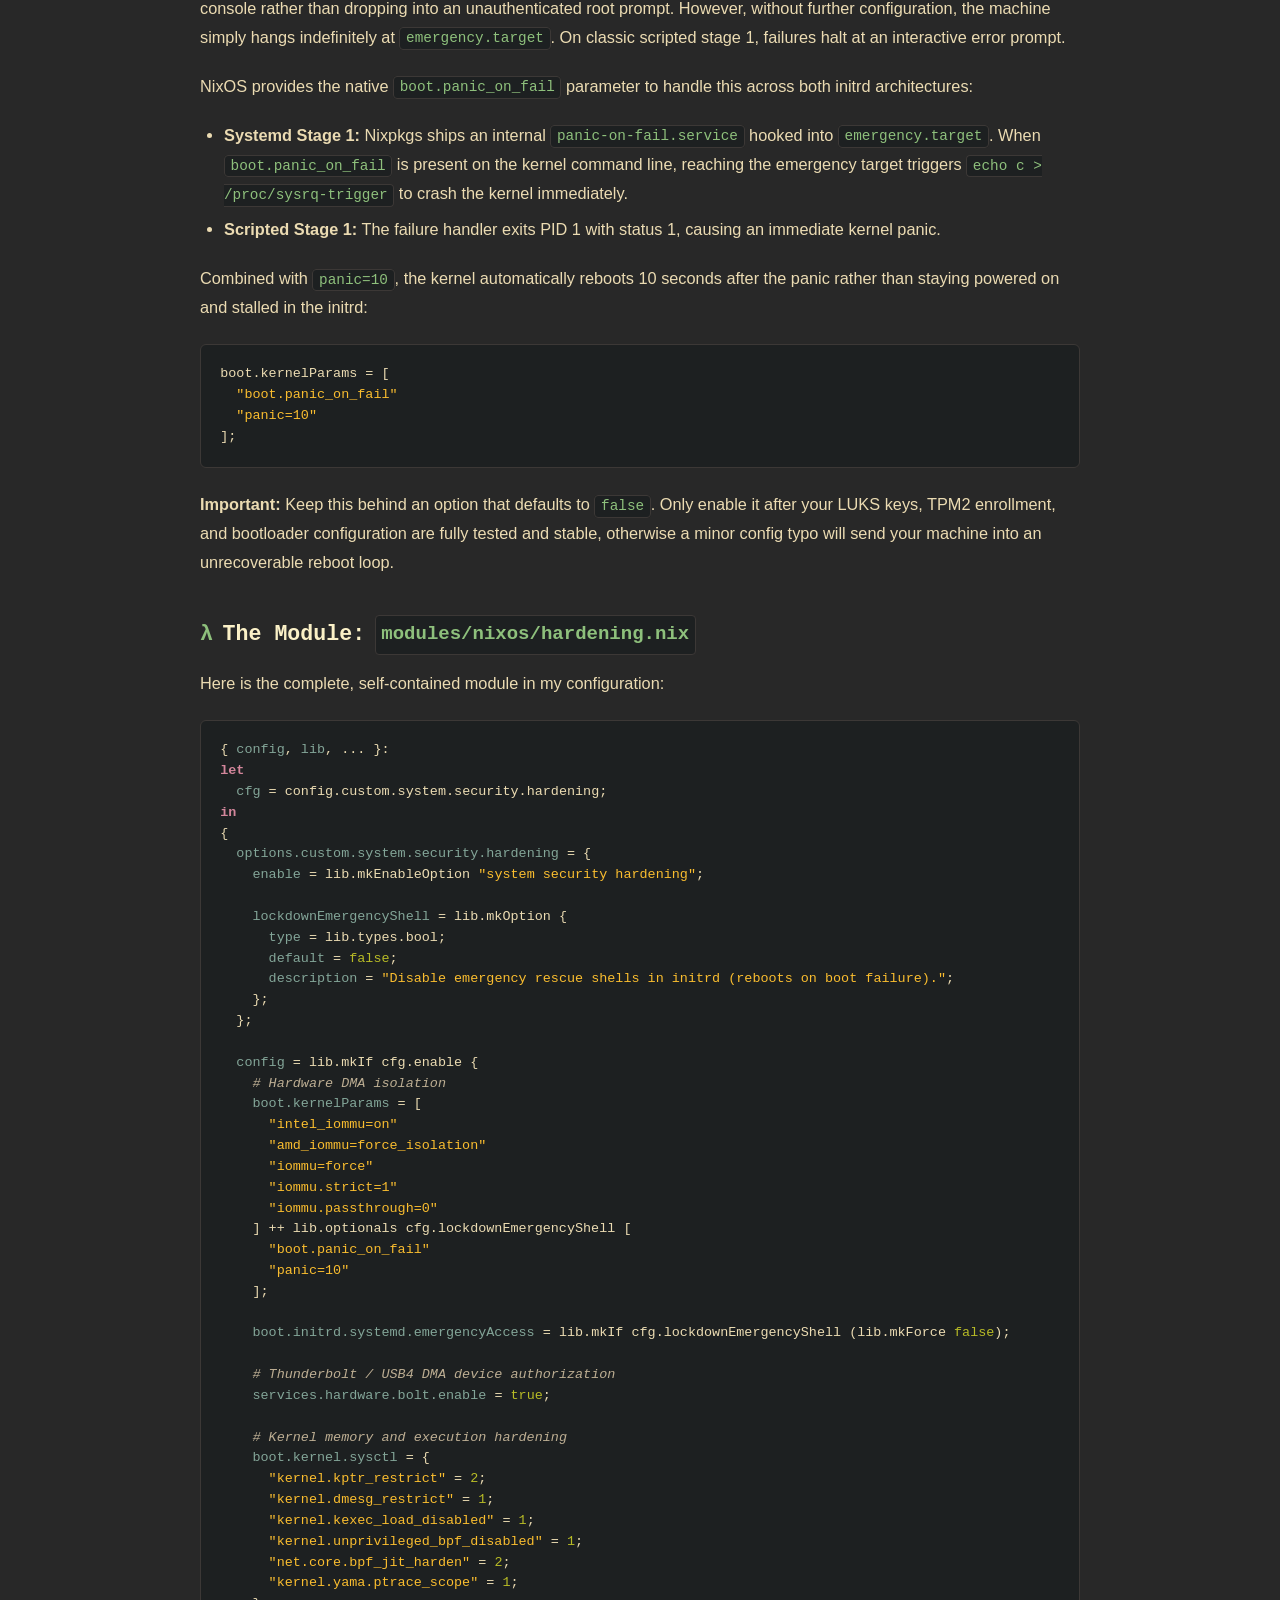
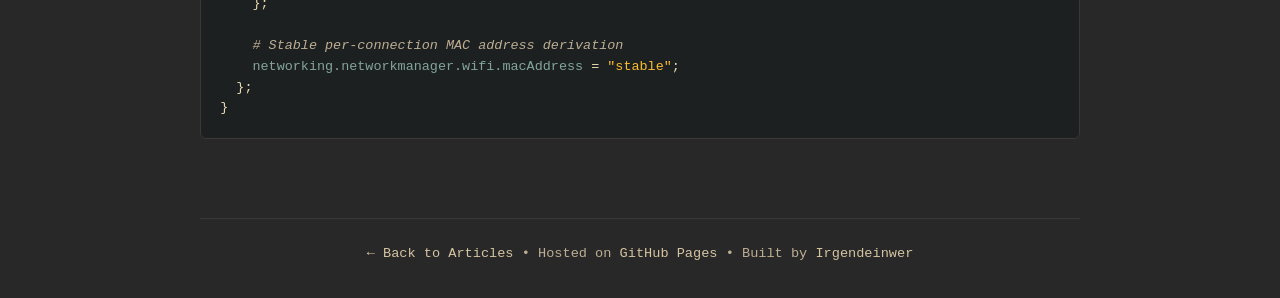
<file: blog/practical-nixos-workstation-hardening.html>
<!DOCTYPE html>
<html lang="en">
<head>
    <meta charset="UTF-8">
    <meta name="viewport" content="width=device-width, initial-scale=1.0">
    <meta http-equiv="X-UA-Compatible" content="ie=edge">

    <!-- Dynamic Browser Theme Color -->
    <meta name="theme-color" content="#282828" id="meta-theme-color">

    <!-- SEO Metadata -->
    <title>Practical Workstation Hardening on NixOS (and the Hibernation Trap) | Irgendeinwer</title>
    <meta name="title" content="Practical Workstation Hardening on NixOS (and the Hibernation Trap) | Irgendeinwer">
    <meta name="description" content="Why security.protectKernelImage breaks suspend-then-hibernate on NixOS, and how to configure strict IOMMU, DMA protection, and sysctl hardening without breaking desktop usability.">
    <meta name="author" content="Irgendeinwer">
    <meta name="robots" content="index, follow">
    <link rel="canonical" href="https://irgendeinwer.github.io/blog/practical-nixos-workstation-hardening">

    <!-- Favicon -->
    <link rel="icon" type="image/svg+xml" href="../favicon.svg">
    <link rel="icon" href="../favicon.ico" sizes="any">

    <!-- Open Graph & Twitter Cards -->
    <meta property="og:type" content="article">
    <meta property="og:url" content="https://irgendeinwer.github.io/blog/practical-nixos-workstation-hardening">
    <meta property="og:title" content="Practical Workstation Hardening on NixOS (and the Hibernation Trap) | Irgendeinwer">
    <meta property="og:description" content="Why security.protectKernelImage breaks suspend-then-hibernate on NixOS, and how to configure strict IOMMU, DMA protection, and sysctl hardening without breaking desktop usability.">
    <meta property="og:site_name" content="Irgendeinwer">
    <meta property="og:image" content="https://irgendeinwer.github.io/assets/og-hardening.png">
    <meta property="og:image:type" content="image/png">
    <meta property="og:image:width" content="1200">
    <meta property="og:image:height" content="630">
    <meta property="og:image:alt" content="Practical Workstation Hardening on NixOS">

    <meta name="twitter:card" content="summary_large_image">
    <meta name="twitter:title" content="Practical Workstation Hardening on NixOS (and the Hibernation Trap) | Irgendeinwer">
    <meta name="twitter:description" content="Why security.protectKernelImage breaks suspend-then-hibernate on NixOS, and how to configure strict IOMMU, DMA protection, and sysctl hardening without breaking desktop usability.">
    <meta name="twitter:image" content="https://irgendeinwer.github.io/assets/og-hardening.png">
    <meta name="twitter:image:alt" content="Practical Workstation Hardening on NixOS">

    <!-- Schema.org JSON-LD -->
    <script type="application/ld+json">
    {
      "@context": "https://schema.org",
      "@type": "BlogPosting",
      "headline": "Practical Workstation Hardening on NixOS (and the Hibernation Trap)",
      "description": "Why security.protectKernelImage breaks suspend-then-hibernate on NixOS, and how to configure strict IOMMU, DMA protection, and sysctl hardening without breaking desktop usability.",
      "image": "https://irgendeinwer.github.io/assets/og-hardening.png",
      "author": {
        "@type": "Person",
        "name": "Irgendeinwer",
        "url": "https://github.com/irgendeinwer"
      },
      "publisher": {
        "@type": "Person",
        "name": "Irgendeinwer"
      },
      "datePublished": "2026-09-26",
      "mainEntityOfPage": {
        "@type": "WebPage",
        "@id": "https://irgendeinwer.github.io/blog/practical-nixos-workstation-hardening"
      }
    }
    </script>

    <!-- Preload Stylesheets -->
    <link rel="preload" href="../css/variables.css" as="style">
    <link rel="preload" href="../css/main.css" as="style">
    <link rel="preload" href="../css/components.css" as="style">

    <!-- Modular Stylesheets -->
    <link rel="stylesheet" href="../css/variables.css">
    <link rel="stylesheet" href="../css/main.css">
    <link rel="stylesheet" href="../css/components.css">
</head>
<body data-contrast="medium">

    <div class="container">
        <!-- Top Nav -->
        <nav class="top-nav" aria-label="Navigation">
            <div class="nav-links">
                <a href="../" class="nav-pill" title="Return to developer hub">
                    <span>← ~/hub</span>
                </a>
                <a href="./" class="nav-pill" title="All articles">
                    <span><svg class="svg-icon svg-folder-icon" viewBox="0 0 16 16" width="14" height="14" fill="currentColor" aria-hidden="true"><path d="M1.5 2.5A1.5 1.5 0 0 0 0 4v8A1.5 1.5 0 0 0 1.5 13.5h13a1.5 1.5 0 0 0 1.5-1.5V6a1.5 1.5 0 0 0-1.5-1.5H7.707l-1.354-1.354A1.5 1.5 0 0 0 5.293 2.5H1.5z"/></svg> blog</span>
                </a>
                <div class="nav-status">
                    <span class="status-indicator" aria-hidden="true"></span>
                    <span>hardening.md</span>
                </div>
            </div>
            <div class="contrast-switcher" role="group" aria-label="Background Contrast Modes">
                <span class="contrast-label">Contrast:</span>
                <button type="button" class="contrast-btn" onclick="setContrast('hard')" aria-label="Set contrast to Hard mode">Hard</button>
                <button type="button" class="contrast-btn active" onclick="setContrast('medium')" aria-label="Set contrast to Medium mode">Medium</button>
                <button type="button" class="contrast-btn" onclick="setContrast('soft')" aria-label="Set contrast to Soft mode">Soft</button>
            </div>
        </nav>

        <!-- Article Header -->
        <header>
            <div class="prompt-line">julian@hub:<span class="path">~/blog</span>$ <span class="cmd">cat hardening.md</span></div>
            <h1>Practical Workstation Hardening on <span class="title-nowrap">NixOS<span class="accent">.</span></span></h1>
            
            <div class="post-meta">
                <span><svg class="svg-icon" viewBox="0 0 16 16" width="14" height="14" fill="none" stroke="currentColor" stroke-width="1.5" stroke-linecap="round" stroke-linejoin="round" aria-hidden="true"><rect x="2" y="3" width="12" height="11" rx="1.5"/><line x1="5" y1="1.5" x2="5" y2="3.5"/><line x1="11" y1="1.5" x2="11" y2="3.5"/><line x1="2" y1="6" x2="14" y2="6"/></svg> September 2026</span>
                <span><svg class="svg-icon" viewBox="0 0 16 16" width="14" height="14" fill="none" stroke="currentColor" stroke-width="1.5" stroke-linecap="round" stroke-linejoin="round" aria-hidden="true"><circle cx="8" cy="8.5" r="5.5"/><polyline points="8 5.5 8 8.5 10.5 8.5"/></svg> 4 min read</span>
                <span style="color: var(--aqua);">#NixOS #Security #Linux</span>
            </div>
        </header>

        <!-- Article Content -->
        <main class="prose">
            <p>
                When hardening a NixOS workstation or laptop, the standard advice is often to enable <code>security.protectKernelImage = true</code>. But if you rely on encrypted hibernation or <code>suspend-then-hibernate</code> on a laptop, doing so quietly breaks your sleep lifecycle.
            </p>
            <p>
                Below is a breakdown of what that option actually changes, why it kills sleep, and the targeted flags I use instead to harden workstations without breaking daily desktop usability.
            </p>

            <h2>The <code>protectKernelImage</code> Trap</h2>
            <p>
                If you look up how <code>security.protectKernelImage</code> is implemented in nixpkgs (defined in <code>nixos/modules/security/misc.nix</code>), you will find it literally consists of just two lines:
            </p>

            <pre><code><span class="code-nix-comment"># nixos/modules/security/misc.nix</span>
(lib.mkIf config.security.protectKernelImage {
  <span class="code-nix-comment"># Disable hibernation (allows replacing the running kernel)</span>
  <span class="code-nix-key">boot.kernelParams</span> = [ <span class="code-nix-str">"nohibernate"</span> ];
  <span class="code-nix-comment"># Prevent replacing the running kernel image w/o reboot</span>
  <span class="code-nix-key">boot.kernel.sysctl."kernel.kexec_load_disabled"</span> = lib.mkDefault <span class="code-nix-val">true</span>;
})</code></pre>

            <p>
                That is the entire implementation. It passes <code>nohibernate</code> to the kernel, and disables <code>kexec</code> via sysctl.
            </p>
            <p>
                The underlying security rationale for <code>nohibernate</code> is straightforward: resuming from an unauthenticated swap partition allows an attacker with offline disk write access to patch ring-0 memory and replace the running kernel. But if your swap partition is already hosted on an encrypted LUKS volume, that offline tampering vector is mitigated, making the blanket ban on hibernation an unnecessary loss of functionality.
            </p>
            <p>
                The practical problem: on a laptop with full-disk encryption (LUKS), regular suspend leaves disk keys resident in plaintext in volatile RAM. <code>suspend-then-hibernate</code> solves this by sleeping initially for quick resume, then automatically writing RAM to encrypted swap and powering off after an inactivity timeout (e.g. 1 hour).
            </p>
            <p>
                If <code>nohibernate</code> is in your kernel parameters, systemd will suspend, wait for the timeout, attempt to hibernate, fail, and wake right back up with fans spinning in your bag.
            </p>
            <p>
                Instead of using the toggle, we can set <code>kernel.kexec_load_disabled = 1</code> directly in sysctls and keep hibernation intact.
            </p>

            <h2>Targeted Kernel Sysctls</h2>
            <p>
                These are the baseline sysctl restrictions I apply across all machines in <code>modules/nixos/hardening.nix</code>:
            </p>

            <pre><code>boot.kernel.sysctl = {
  <span class="code-nix-comment"># Hide kernel pointer addresses from unprivileged users (/proc/kallsyms)</span>
  <span class="code-nix-str">"kernel.kptr_restrict"</span> = <span class="code-nix-val">2</span>;

  <span class="code-nix-comment"># Restrict dmesg buffer access to root</span>
  <span class="code-nix-str">"kernel.dmesg_restrict"</span> = <span class="code-nix-val">1</span>;

  <span class="code-nix-comment"># Prevent loading a new kernel via kexec without a full reboot</span>
  <span class="code-nix-str">"kernel.kexec_load_disabled"</span> = <span class="code-nix-val">1</span>;

  <span class="code-nix-comment"># Restrict eBPF to root and harden JIT compiler against spray attacks</span>
  <span class="code-nix-str">"kernel.unprivileged_bpf_disabled"</span> = <span class="code-nix-val">1</span>;
  <span class="code-nix-str">"net.core.bpf_jit_harden"</span> = <span class="code-nix-val">2</span>;

  <span class="code-nix-comment"># Prevent processes from ptracing non-child processes (Yama LSM)</span>
  <span class="code-nix-str">"kernel.yama.ptrace_scope"</span> = <span class="code-nix-val">1</span>;
};</code></pre>

            <p>
                These flags restrict address space leaks, stop local privilege escalation chains that rely on unprivileged eBPF, and prevent unauthorized memory dumping between user processes, all without impacting desktop software like Steam, PipeWire, or browser sandboxes.
            </p>

            <h2>DMA Isolation: IOMMU &amp; Thunderbolt</h2>
            <p>
                Direct Memory Access (DMA) attacks allow external peripherals on high-speed buses (Thunderbolt, USB4, PCIe) to read physical RAM directly, bypassing OS access controls.
            </p>
            <p>
                To enforce strict hardware-level DMA isolation:
            </p>

            <pre><code>boot.kernelParams = [
  <span class="code-nix-str">"intel_iommu=on"</span>
  <span class="code-nix-str">"amd_iommu=force_isolation"</span>
  <span class="code-nix-str">"iommu=force"</span>
  <span class="code-nix-str">"iommu.strict=1"</span>
  <span class="code-nix-str">"iommu.passthrough=0"</span>
];

<span class="code-nix-comment"># Require explicit user session authorization for Thunderbolt devices</span>
services.hardware.bolt.enable = <span class="code-nix-val">true</span>;</code></pre>

            <p>
                <code>iommu.strict=1</code> forces synchronous unmapping of device memory, preventing devices from accessing buffers after an I/O operation finishes. <code>services.hardware.bolt</code> runs the <code>boltd</code> daemon, ensuring external Thunderbolt docks and PCIe devices can only communicate once authorized.
            </p>

            <h2>Network Privacy: <code>stable</code> vs. <code>random</code> MAC</h2>
            <p>
                A common recommendation for Wi-Fi privacy is setting NetworkManager's MAC address policy to <code>random</code>.
            </p>
            <p>
                In practice, <code>"random"</code> generates a new MAC every single time the interface associates. On home or office Wi-Fi, this pollutes your router's DHCP leases, breaks static IP reservations, and triggers captive portal logins repeatedly on hotel networks.
            </p>
            <p>
                The cleaner option is <code>stable</code>:
            </p>

            <pre><code>networking.networkmanager.wifi.macAddress = <span class="code-nix-str">"stable"</span>;</code></pre>

            <p>
                With <code>stable</code>, NetworkManager hashes the connection profile's <code>stable-id</code> (which defaults to the connection's UUID) together with a machine-specific secret key. Because NetworkManager automatically generates a separate connection profile for each Wi-Fi network you save, you get a unique pseudorandom MAC across different networks without churning addresses on reconnects. (If you explicitly want the derivation keyed to the network SSID across cloned profiles, NetworkManager also offers <code>stable-ssid</code>).
            </p>

            <h2>Initrd Emergency Lockdown and Auto-Reboot</h2>
            <p>
                In NixOS, stage-1 systemd already defaults to locking down emergency access (<code>boot.initrd.systemd.emergencyAccess = false</code>). When a LUKS unlock or mount operation fails, systemd locks the console rather than dropping into an unauthenticated root prompt. However, without further configuration, the machine simply hangs indefinitely at <code>emergency.target</code>. On classic scripted stage 1, failures halt at an interactive error prompt.
            </p>
            <p>
                NixOS provides the native <code>boot.panic_on_fail</code> parameter to handle this across both initrd architectures:
            </p>
            <ul>
                <li><strong>Systemd Stage 1:</strong> Nixpkgs ships an internal <code>panic-on-fail.service</code> hooked into <code>emergency.target</code>. When <code>boot.panic_on_fail</code> is present on the kernel command line, reaching the emergency target triggers <code>echo c &gt; /proc/sysrq-trigger</code> to crash the kernel immediately.</li>
                <li><strong>Scripted Stage 1:</strong> The failure handler exits PID 1 with status 1, causing an immediate kernel panic.</li>
            </ul>
            <p>
                Combined with <code>panic=10</code>, the kernel automatically reboots 10 seconds after the panic rather than staying powered on and stalled in the initrd:
            </p>

            <pre><code>boot.kernelParams = [
  <span class="code-nix-str">"boot.panic_on_fail"</span>
  <span class="code-nix-str">"panic=10"</span>
];</code></pre>

            <p>
                <strong>Important:</strong> Keep this behind an option that defaults to <code>false</code>. Only enable it after your LUKS keys, TPM2 enrollment, and bootloader configuration are fully tested and stable, otherwise a minor config typo will send your machine into an unrecoverable reboot loop.
            </p>

            <h2>The Module: <code>modules/nixos/hardening.nix</code></h2>
            <p>
                Here is the complete, self-contained module in my configuration:
            </p>

            <pre><code>{ <span class="code-nix-key">config</span>, <span class="code-nix-key">lib</span>, ... }:
<span class="code-nix-builtin">let</span>
  <span class="code-nix-key">cfg</span> = config.custom.system.security.hardening;
<span class="code-nix-builtin">in</span>
{
  <span class="code-nix-key">options.custom.system.security.hardening</span> = {
    <span class="code-nix-key">enable</span> = lib.mkEnableOption <span class="code-nix-str">"system security hardening"</span>;

    <span class="code-nix-key">lockdownEmergencyShell</span> = lib.mkOption {
      <span class="code-nix-key">type</span> = lib.types.bool;
      <span class="code-nix-key">default</span> = <span class="code-nix-val">false</span>;
      <span class="code-nix-key">description</span> = <span class="code-nix-str">"Disable emergency rescue shells in initrd (reboots on boot failure)."</span>;
    };
  };

  <span class="code-nix-key">config</span> = lib.mkIf cfg.enable {
    <span class="code-nix-comment"># Hardware DMA isolation</span>
    <span class="code-nix-key">boot.kernelParams</span> = [
      <span class="code-nix-str">"intel_iommu=on"</span>
      <span class="code-nix-str">"amd_iommu=force_isolation"</span>
      <span class="code-nix-str">"iommu=force"</span>
      <span class="code-nix-str">"iommu.strict=1"</span>
      <span class="code-nix-str">"iommu.passthrough=0"</span>
    ] ++ lib.optionals cfg.lockdownEmergencyShell [
      <span class="code-nix-str">"boot.panic_on_fail"</span>
      <span class="code-nix-str">"panic=10"</span>
    ];

    <span class="code-nix-key">boot.initrd.systemd.emergencyAccess</span> = lib.mkIf cfg.lockdownEmergencyShell (lib.mkForce <span class="code-nix-val">false</span>);

    <span class="code-nix-comment"># Thunderbolt / USB4 DMA device authorization</span>
    <span class="code-nix-key">services.hardware.bolt.enable</span> = <span class="code-nix-val">true</span>;

    <span class="code-nix-comment"># Kernel memory and execution hardening</span>
    <span class="code-nix-key">boot.kernel.sysctl</span> = {
      <span class="code-nix-str">"kernel.kptr_restrict"</span> = <span class="code-nix-val">2</span>;
      <span class="code-nix-str">"kernel.dmesg_restrict"</span> = <span class="code-nix-val">1</span>;
      <span class="code-nix-str">"kernel.kexec_load_disabled"</span> = <span class="code-nix-val">1</span>;
      <span class="code-nix-str">"kernel.unprivileged_bpf_disabled"</span> = <span class="code-nix-val">1</span>;
      <span class="code-nix-str">"net.core.bpf_jit_harden"</span> = <span class="code-nix-val">2</span>;
      <span class="code-nix-str">"kernel.yama.ptrace_scope"</span> = <span class="code-nix-val">1</span>;
    };

    <span class="code-nix-comment"># Stable per-connection MAC address derivation</span>
    <span class="code-nix-key">networking.networkmanager.wifi.macAddress</span> = <span class="code-nix-str">"stable"</span>;
  };
}</code></pre>
        </main>

        <!-- Footer -->
        <footer>
            <p>
                <a href="./">← Back to Articles</a> • Hosted on <a href="https://pages.github.com/" target="_blank" rel="noopener noreferrer">GitHub Pages</a> • Built by <a href="https://github.com/irgendeinwer">Irgendeinwer</a>
            </p>
        </footer>
    </div>

    <!-- Scripts -->
    <script src="../js/shortcuts.js" defer></script>
    <script src="../js/app.js" defer></script>
</body>
</html>
</file>
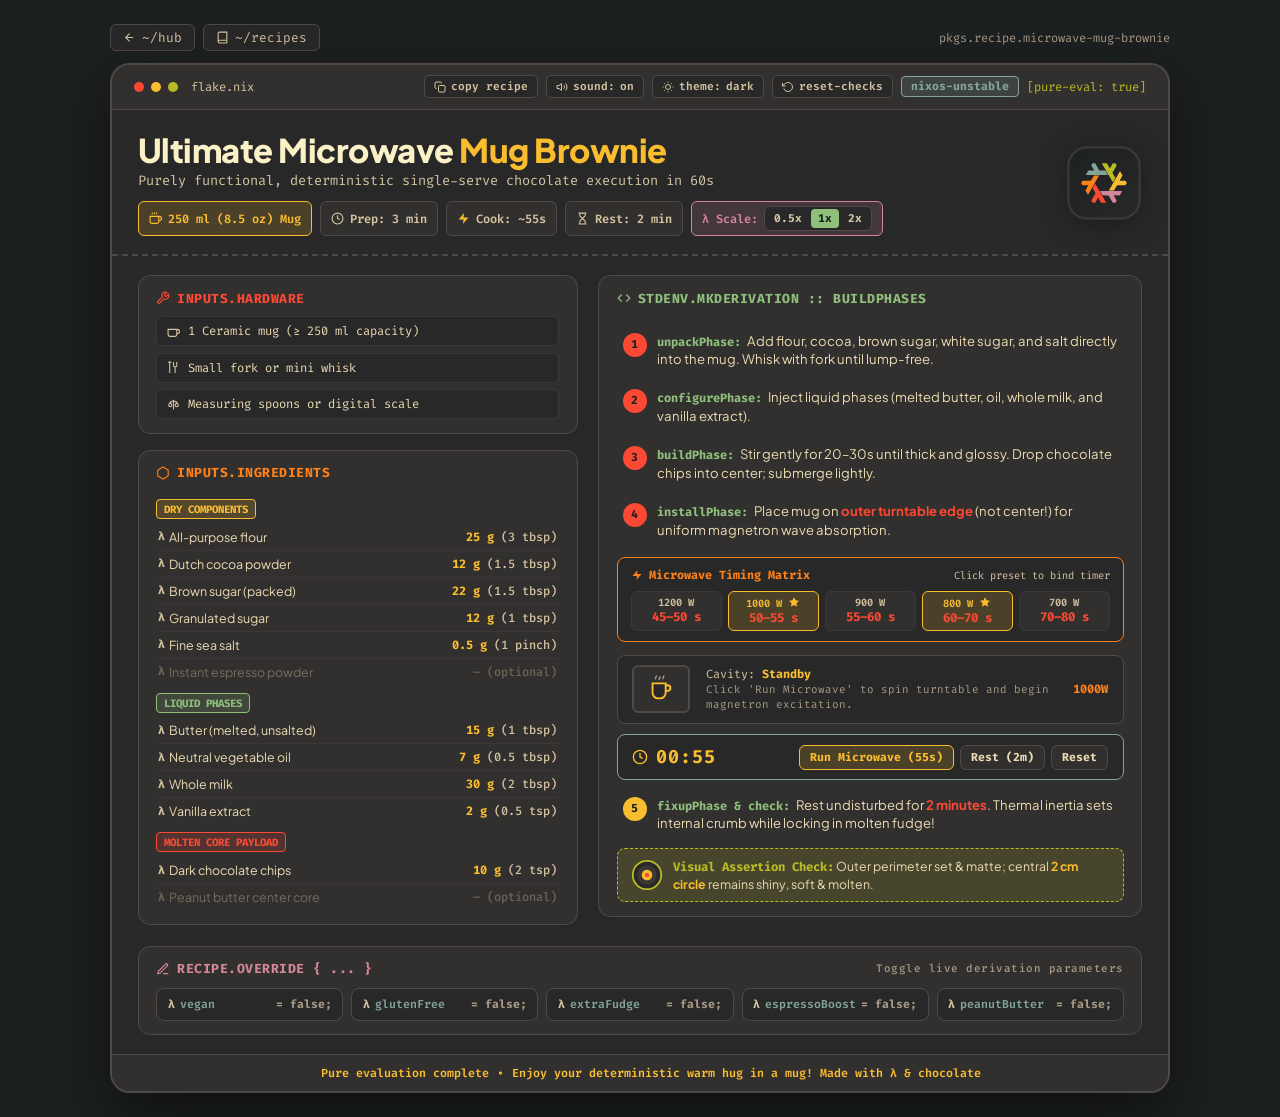
<file: recipes/microwave-mug-brownie.html>
<!DOCTYPE html>
<html lang="en">
<head>
  <meta charset="UTF-8" />
  <meta name="viewport" content="width=device-width, initial-scale=1.0" />
  <meta http-equiv="X-UA-Compatible" content="ie=edge" />

  <!-- Browser Theme Color -->
  <meta name="theme-color" content="#282828" id="meta-theme-color" />

  <!-- SEO Metadata -->
  <title>Ultimate Microwave Mug Brownie (Pure Nix Derivation) | Irgendeinwer</title>
  <meta name="title" content="Ultimate Microwave Mug Brownie (Pure Nix Derivation) | Irgendeinwer" />
  <meta name="description" content="A purely functional, deterministic single-serve chocolate mug brownie executed in 60 seconds with live Nix overrides, serving scaler, interactive microwave visualizer, and Web Audio synthesis." />
  <meta name="keywords" content="microwave mug brownie, nixos recipe, vegan mug brownie, gluten free mug brownie, functional cooking, gruvbox recipe, mug brownie 60s" />
  <meta name="author" content="Irgendeinwer" />
  <meta name="robots" content="index, follow" />
  <link rel="canonical" href="https://irgendeinwer.github.io/recipes/microwave-mug-brownie" />

  <!-- Favicon -->
  <link rel="icon" type="image/svg+xml" href="../favicon.svg" />
  <link rel="icon" href="../favicon.ico" sizes="any" />

  <!-- Open Graph / Twitter Cards -->
  <meta property="og:type" content="article" />
  <meta property="og:url" content="https://irgendeinwer.github.io/recipes/microwave-mug-brownie" />
  <meta property="og:title" content="Ultimate Microwave Mug Brownie | pkgs.recipe.microwave-mug-brownie" />
  <meta property="og:description" content="Purely functional, deterministic single-serve chocolate execution in 60s with interactive Nix overrides and microwave visualizer." />
  <meta property="og:site_name" content="Irgendeinwer" />
  <meta property="og:image" content="https://irgendeinwer.github.io/assets/og-image.png" />
  <meta name="twitter:card" content="summary_large_image" />
  <meta name="twitter:title" content="Ultimate Microwave Mug Brownie | pkgs.recipe.microwave-mug-brownie" />
  <meta name="twitter:description" content="Purely functional, deterministic single-serve chocolate execution in 60s." />

  <!-- Schema.org Recipe JSON-LD -->
  <script type="application/ld+json">
  {
    "@context": "https://schema.org",
    "@type": "Recipe",
    "name": "Ultimate Microwave Mug Brownie",
    "image": ["https://irgendeinwer.github.io/assets/og-image.png"],
    "author": {
      "@type": "Person",
      "name": "Irgendeinwer"
    },
    "datePublished": "2026-08-30",
    "description": "Purely functional, deterministic single-serve chocolate mug brownie executed in 60 seconds with vegan and gluten-free functional overrides.",
    "prepTime": "PT3M",
    "cookTime": "PT1M",
    "totalTime": "PT6M",
    "recipeYield": "1 serving",
    "recipeCategory": "Dessert",
    "recipeCuisine": "Nerd / Hacker Cuisine",
    "suitableForDiet": "https://schema.org/VegetarianDiet",
    "recipeIngredient": [
      "25g (3 tbsp) All-purpose flour (or 1:1 GF blend)",
      "12g (1.5 tbsp) Dutch cocoa powder",
      "22g (1.5 tbsp) Brown sugar (packed)",
      "12g (1 tbsp) Granulated sugar",
      "0.5g (1 pinch) Fine sea salt",
      "15g (1 tbsp) Unsalted butter or vegan block butter, melted",
      "7g (0.5 tbsp) Neutral vegetable oil",
      "30g (2 tbsp) Whole milk or oat milk",
      "2g (0.5 tsp) Vanilla extract",
      "10g (2 tsp) Dark chocolate chips"
    ],
    "recipeInstructions": [
      {
        "@type": "HowToStep",
        "name": "unpackPhase",
        "text": "Add flour, cocoa, brown sugar, white sugar, and salt directly into the mug. Whisk with fork until lump-free."
      },
      {
        "@type": "HowToStep",
        "name": "configurePhase",
        "text": "Inject liquid phases (melted butter, oil, whole milk, and vanilla extract)."
      },
      {
        "@type": "HowToStep",
        "name": "buildPhase",
        "text": "Stir gently for 20-30s until thick and glossy. Drop chocolate chips into center; submerge lightly."
      },
      {
        "@type": "HowToStep",
        "name": "installPhase",
        "text": "Place mug on outer turntable edge of microwave. Microwave for 50-55s at 1000W."
      },
      {
        "@type": "HowToStep",
        "name": "fixupPhase",
        "text": "Rest undisturbed for 2 minutes. Thermal inertia sets internal crumb while locking in molten fudge."
      }
    ]
  }
  </script>

  <!-- Preconnect Fonts -->
  <link rel="preconnect" href="https://fonts.googleapis.com">
  <link rel="preconnect" href="https://fonts.gstatic.com" crossorigin>
  <link href="https://fonts.googleapis.com/css2?family=Fira+Code:wght@400;500;600;700&family=Plus+Jakarta+Sans:wght@500;600;700;800&display=swap" rel="stylesheet">

  <style>
    :root {
      /* Gruvbox Dark Canonical Palette */
      --bg-dim: #1d2021;
      --bg0: #282828;
      --bg1: #32302f;
      --bg2: #3c3836;
      --bg3: #504945;
      --bg4: #665c54;

      --fg0: #fbf1c7;
      --fg1: #ebdbb2;
      --fg2: #d5c4a1;
      --fg4: #a89984;

      --red: #fb4934;
      --red-dim: rgba(251, 73, 52, 0.16);
      --green: #b8bb26;
      --green-dim: rgba(184, 187, 38, 0.16);
      --yellow: #fabd2f;
      --yellow-dim: rgba(250, 189, 47, 0.16);
      --blue: #83a598;
      --blue-dim: rgba(131, 165, 152, 0.16);
      --purple: #d3869b;
      --purple-dim: rgba(211, 134, 155, 0.16);
      --aqua: #8ec07c;
      --aqua-dim: rgba(142, 192, 124, 0.16);
      --orange: #fe8019;
      --orange-dim: rgba(254, 128, 25, 0.16);

      --nix-cyan: #7ebae4;
      --nix-blue: #5277c3;
    }

    body.light-theme {
      --bg-dim: #f2e5bc;
      --bg0: #fbf1c7;
      --bg1: #ebdbb2;
      --bg2: #d5c4a1;
      --bg3: #bdae93;
      --bg4: #a89984;

      --fg0: #282828;
      --fg1: #3c3836;
      --fg2: #504945;
      --fg4: #7c6f64;

      --red: #cc241d;
      --red-dim: rgba(204, 36, 29, 0.14);
      --green: #79740e;
      --green-dim: rgba(121, 116, 14, 0.14);
      --yellow: #b57614;
      --yellow-dim: rgba(181, 118, 20, 0.14);
      --blue: #076678;
      --blue-dim: rgba(7, 102, 120, 0.14);
      --purple: #8f3f71;
      --purple-dim: rgba(143, 63, 113, 0.14);
      --aqua: #427b58;
      --aqua-dim: rgba(66, 123, 88, 0.14);
      --orange: #af3a03;
      --orange-dim: rgba(175, 58, 3, 0.14);
    }

    * {
      box-sizing: border-box;
      margin: 0;
      padding: 0;
      -webkit-print-color-adjust: exact !important;
      print-color-adjust: exact !important;
    }

    body {
      background-color: var(--bg-dim);
      color: var(--fg1);
      font-family: 'Plus Jakarta Sans', system-ui, sans-serif;
      min-height: 100vh;
      display: flex;
      flex-direction: column;
      justify-content: center;
      align-items: center;
      padding: 1.5rem;
      transition: background-color 0.2s ease, color 0.2s ease;
      position: relative;
    }

    #confetti-canvas {
      position: fixed;
      top: 0;
      left: 0;
      width: 100vw;
      height: 100vh;
      pointer-events: none;
      z-index: 999;
    }

    .top-breadcrumbs {
      width: 100%;
      max-width: 1060px;
      margin-bottom: 0.75rem;
      display: flex;
      align-items: center;
      justify-content: space-between;
      font-family: 'Fira Code', monospace;
      font-size: 0.8rem;
    }

    .nav-link-pill {
      background: var(--bg0);
      border: 1px solid var(--bg3);
      color: var(--fg2);
      text-decoration: none;
      padding: 4px 12px;
      border-radius: 6px;
      display: inline-flex;
      align-items: center;
      gap: 6px;
      transition: all 0.15s ease;
    }

    .nav-link-pill:hover {
      border-color: var(--yellow);
      color: var(--yellow);
      transform: translateY(-1px);
    }

    .card {
      width: 100%;
      max-width: 1060px;
      background-color: var(--bg0);
      border: 2px solid var(--bg3);
      border-radius: 20px;
      box-shadow: 0 24px 60px rgba(0, 0, 0, 0.5);
      overflow: hidden;
      display: flex;
      flex-direction: column;
    }

    /* Window Header / Flake Meta */
    .window-bar {
      background-color: var(--bg1);
      border-bottom: 1px solid var(--bg3);
      padding: 0.65rem 1.4rem;
      display: flex;
      align-items: center;
      justify-content: space-between;
      font-family: 'Fira Code', monospace;
      font-size: 0.76rem;
      flex-wrap: wrap;
      gap: 0.5rem;
    }

    .window-dots {
      display: flex;
      align-items: center;
      gap: 7px;
    }

    .dot {
      width: 10px;
      height: 10px;
      border-radius: 50%;
    }
    .dot.red { background-color: var(--red); }
    .dot.yellow { background-color: var(--yellow); }
    .dot.green { background-color: var(--green); }

    .window-actions {
      display: flex;
      align-items: center;
      gap: 8px;
    }

    .btn-meta {
      background: var(--bg0);
      border: 1px solid var(--bg3);
      color: var(--fg2);
      padding: 3px 9px;
      border-radius: 5px;
      font-family: 'Fira Code', monospace;
      font-size: 0.7rem;
      font-weight: 600;
      cursor: pointer;
      display: inline-flex;
      align-items: center;
      gap: 5px;
      transition: all 0.15s ease;
    }

    .btn-meta:hover {
      border-color: var(--yellow);
      color: var(--yellow);
    }

    .flake-channel-tag {
      background: var(--blue-dim);
      border: 1px solid var(--blue);
      color: var(--blue);
      padding: 2px 9px;
      border-radius: 4px;
      font-weight: 700;
      font-size: 0.72rem;
    }

    /* HEADER */
    .header {
      padding: 1.3rem 1.6rem 1.1rem;
      display: grid;
      grid-template-columns: 1fr auto;
      align-items: center;
      gap: 1.5rem;
      border-bottom: 2px dashed var(--bg3);
    }

    .title-box h1 {
      font-size: 2.05rem;
      font-weight: 800;
      color: var(--fg0);
      letter-spacing: -0.5px;
      line-height: 1.15;
    }

    .title-box h1 span {
      color: var(--yellow);
    }

    .subtitle {
      color: var(--fg2);
      font-size: 0.85rem;
      font-family: 'Fira Code', monospace;
      margin-top: 4px;
    }

    .meta-toolbar {
      display: flex;
      flex-wrap: wrap;
      gap: 0.5rem;
      margin-top: 0.75rem;
    }

    .pill {
      background: var(--bg1);
      border: 1px solid var(--bg3);
      padding: 4px 10px;
      border-radius: 6px;
      font-size: 0.75rem;
      font-family: 'Fira Code', monospace;
      font-weight: 600;
      color: var(--fg2);
      display: flex;
      align-items: center;
      gap: 6px;
      white-space: nowrap;
    }

    .pill.highlight {
      background: var(--yellow-dim);
      border-color: var(--yellow);
      color: var(--yellow);
    }

    .pill.lambda {
      background: var(--purple-dim);
      border-color: var(--purple);
      color: var(--purple);
    }

    .scale-selector {
      display: inline-flex;
      background: var(--bg0);
      border: 1px solid var(--bg3);
      border-radius: 6px;
      padding: 2px;
      gap: 2px;
    }

    .scale-btn {
      background: transparent;
      border: none;
      color: var(--fg2);
      font-family: 'Fira Code', monospace;
      font-size: 0.7rem;
      font-weight: 700;
      padding: 2px 7px;
      border-radius: 4px;
      cursor: pointer;
      transition: all 0.15s ease;
    }

    .scale-btn.active {
      background: var(--aqua);
      color: var(--bg-dim);
    }

    .nix-squircle-badge {
      width: 76px;
      height: 76px;
      flex-shrink: 0;
      filter: drop-shadow(0 4px 12px rgba(0, 0, 0, 0.3));
    }

    /* MAIN TWO-COLUMN BODY */
    .body-grid {
      display: grid;
      grid-template-columns: 440px 1fr;
      gap: 1.3rem;
      padding: 1.2rem 1.6rem;
      align-items: start;
    }

    .col {
      display: flex;
      flex-direction: column;
      gap: 1rem;
    }

    .card-box {
      background: var(--bg1);
      border: 1px solid var(--bg3);
      border-radius: 12px;
      padding: 0.85rem 1.1rem;
      box-sizing: border-box;
    }

    .box-heading {
      font-family: 'Fira Code', monospace;
      font-size: 0.82rem;
      font-weight: 700;
      display: flex;
      align-items: center;
      gap: 7px;
      margin-bottom: 0.6rem;
      text-transform: uppercase;
      letter-spacing: 0.5px;
    }

    .box-heading.red { color: var(--red); }
    .box-heading.orange { color: var(--orange); }
    .box-heading.aqua { color: var(--aqua); }
    .box-heading.purple { color: var(--purple); }
    .box-heading.green { color: var(--green); }

    /* Hardware items */
    .hw-list {
      display: flex;
      flex-direction: column;
      gap: 0.4rem;
    }

    .hw-row {
      background: var(--bg0);
      border: 1px solid var(--bg2);
      padding: 6px 10px;
      font-size: 0.76rem;
      font-family: 'Fira Code', monospace;
      color: var(--fg1);
      display: flex;
      align-items: center;
      gap: 8px;
      border-radius: 6px;
      cursor: pointer;
      user-select: none;
      transition: opacity 0.15s ease;
    }

    .hw-row.is-done {
      opacity: 0.45;
      text-decoration: line-through;
    }

    /* Ingredients Section: Flex Rows for True Right-Aligned Weights */
    .chip {
      font-family: 'Fira Code', monospace;
      font-size: 0.67rem;
      font-weight: 700;
      text-transform: uppercase;
      padding: 2px 7px;
      border-radius: 4px;
      display: inline-flex;
      align-items: center;
      gap: 5px;
      margin-top: 0.5rem;
      margin-bottom: 0.3rem;
    }
    .chip.dry { background: var(--yellow-dim); color: var(--yellow); border: 1px solid var(--yellow); }
    .chip.wet { background: var(--aqua-dim); color: var(--aqua); border: 1px solid var(--aqua); }
    .chip.core { background: var(--red-dim); color: var(--red); border: 1px solid var(--red); }

    .ing-table {
      width: 100%;
      display: flex;
      flex-direction: column;
      font-size: 0.78rem;
    }

    .ing-row {
      display: flex;
      align-items: center;
      justify-content: space-between;
      padding: 5px 2px;
      border-bottom: 1px solid rgba(80, 73, 69, 0.35);
      cursor: pointer;
      user-select: none;
      transition: opacity 0.2s ease;
    }

    .ing-row:last-child {
      border-bottom: none;
    }

    .ing-row.is-done {
      opacity: 0.45;
      text-decoration: line-through;
    }

    .ing-row.optional-inactive {
      opacity: 0.35;
    }

    .ing-row.optional-inactive .ing-qty {
      color: var(--fg4);
    }

    .ing-name {
      color: var(--fg1);
      display: flex;
      align-items: center;
      gap: 4px;
    }

    .ing-prefix {
      color: var(--fg2);
      font-family: 'Fira Code', monospace;
      font-size: 0.72rem;
      font-weight: 700;
    }

    .ing-qty {
      text-align: right;
      font-family: 'Fira Code', monospace;
      font-size: 0.75rem;
      font-weight: 700;
      color: var(--yellow);
      white-space: nowrap;
    }

    .ing-sub {
      color: var(--fg2);
      font-weight: 500;
    }

    /* Full-Width Bottom Overrides Bar */
    .override-full-box {
      grid-column: 1 / -1;
      width: 100%;
    }

    .override-grid {
      display: grid;
      grid-template-columns: repeat(5, 1fr);
      gap: 0.5rem;
    }

    .toggle-row {
      background: var(--bg0);
      border: 1px solid var(--bg3);
      border-radius: 8px;
      padding: 0.5rem 0.65rem;
      display: flex;
      align-items: center;
      justify-content: space-between;
      gap: 4px;
      cursor: pointer;
      user-select: none;
      font-family: 'Fira Code', monospace;
      font-size: 0.72rem;
      white-space: nowrap;
      transition: all 0.15s ease;
    }

    .toggle-row:hover {
      background: var(--bg2);
      border-color: var(--yellow);
      transform: translateY(-1px);
    }

    .toggle-row.active {
      background: var(--purple-dim);
      border-color: var(--purple);
    }

    .toggle-label {
      display: inline-flex;
      align-items: center;
      gap: 5px;
      color: var(--blue);
      font-weight: 600;
    }

    .toggle-val {
      color: var(--fg4);
      font-weight: 700;
      transition: color 0.15s ease;
    }

    .toggle-row.active .toggle-val {
      color: var(--green);
    }

    /* Pipeline / Execution Steps */
    .steps-list {
      display: flex;
      flex-direction: column;
      gap: 0.6rem;
    }

    .step-item {
      display: grid;
      grid-template-columns: 24px 1fr;
      gap: 10px;
      align-items: flex-start;
      font-size: 0.82rem;
      line-height: 1.4;
      padding: 5px 6px;
      border-radius: 6px;
      cursor: pointer;
      user-select: none;
      transition: opacity 0.15s ease;
    }

    .step-item.is-done {
      opacity: 0.45;
      text-decoration: line-through;
    }

    .step-num {
      width: 24px;
      height: 24px;
      background: var(--red);
      color: var(--bg-dim);
      font-family: 'Fira Code', monospace;
      font-weight: 800;
      font-size: 0.72rem;
      border-radius: 50%;
      display: flex;
      align-items: center;
      justify-content: center;
      margin-top: 1px;
      flex-shrink: 0;
    }

    .step-item.rest .step-num {
      background: var(--yellow);
    }

    .step-phase-tag {
      color: var(--aqua);
      font-family: 'Fira Code', monospace;
      font-weight: 700;
      font-size: 0.75rem;
      margin-right: 4px;
    }

    .step-text strong {
      color: var(--fg0);
      font-weight: 700;
    }

    .step-text .highlight {
      color: var(--red);
      font-weight: 700;
    }

    /* Microwave Power Timing Table */
    .timing-box {
      background: var(--bg0);
      border: 1px solid var(--orange);
      border-radius: 8px;
      padding: 0.6rem 0.8rem;
      margin: 0.15rem 0;
    }

    .timing-header {
      display: flex;
      align-items: center;
      justify-content: space-between;
      margin-bottom: 0.45rem;
    }

    .timing-title {
      font-family: 'Fira Code', monospace;
      font-size: 0.74rem;
      font-weight: 700;
      color: var(--orange);
      display: flex;
      align-items: center;
      gap: 6px;
    }

    .timing-hint {
      font-family: 'Fira Code', monospace;
      font-size: 0.65rem;
      color: var(--fg2);
    }

    .timing-grid {
      display: grid;
      grid-template-columns: repeat(5, 1fr);
      gap: 6px;
    }

    .timing-cell {
      background: var(--bg1);
      border: 1px solid var(--bg2);
      border-radius: 6px;
      padding: 4px 2px;
      text-align: center;
      cursor: pointer;
      transition: all 0.15s ease;
    }

    .timing-cell:hover {
      border-color: var(--yellow);
      transform: translateY(-1px);
    }

    .timing-cell.active {
      border-color: var(--orange);
      background: var(--orange-dim);
    }

    .timing-cell.common {
      border-color: var(--yellow);
      background: var(--yellow-dim);
    }

    .timing-watts {
      font-family: 'Fira Code', monospace;
      font-size: 0.65rem;
      color: var(--fg2);
      font-weight: 600;
    }

    .timing-cell.common .timing-watts {
      color: var(--yellow);
    }

    .timing-val {
      font-family: 'Fira Code', monospace;
      font-size: 0.78rem;
      font-weight: 800;
      color: var(--red);
      white-space: nowrap;
    }

    /* Interactive Microwave Cavity Visualizer */
    .microwave-visualizer {
      background: var(--bg0);
      border: 1px solid var(--bg3);
      border-radius: 8px;
      padding: 0.6rem 0.9rem;
      display: flex;
      align-items: center;
      justify-content: space-between;
      gap: 1rem;
      position: relative;
      overflow: hidden;
    }

    .microwave-cavity {
      width: 58px;
      height: 48px;
      background: var(--bg1);
      border: 2px solid var(--bg3);
      border-radius: 6px;
      display: flex;
      align-items: center;
      justify-content: center;
      position: relative;
      transition: background 0.3s ease, border-color 0.3s ease;
      flex-shrink: 0;
    }

    .microwave-cavity.cooking {
      background: rgba(250, 189, 47, 0.22);
      border-color: var(--yellow);
      box-shadow: inset 0 0 12px rgba(250, 189, 47, 0.45);
    }

    .turntable-mug-svg {
      transform-origin: center;
      transition: transform 0.1s linear;
    }

    .cooking .turntable-mug-svg {
      animation: spinTurntable 2.5s infinite linear;
    }

    @keyframes spinTurntable {
      0% { transform: rotate(0deg); }
      100% { transform: rotate(360deg); }
    }

    .microwave-status {
      font-family: 'Fira Code', monospace;
      font-size: 0.74rem;
      color: var(--fg2);
      flex: 1;
    }

    .microwave-status strong {
      color: var(--yellow);
    }

    /* Terminal Audio Timer Console */
    .timer-console {
      background: var(--bg0);
      border: 1px solid var(--blue);
      border-radius: 8px;
      padding: 0.6rem 0.9rem;
      display: flex;
      align-items: center;
      justify-content: space-between;
      flex-wrap: wrap;
      gap: 0.6rem;
    }

    .timer-display {
      font-family: 'Fira Code', monospace;
      font-size: 1.15rem;
      font-weight: 800;
      color: var(--yellow);
      letter-spacing: 1px;
      display: flex;
      align-items: center;
      gap: 8px;
    }

    .timer-display.running {
      color: var(--green);
      animation: pulse 1.5s infinite;
    }

    @keyframes pulse {
      0%, 100% { opacity: 1; }
      50% { opacity: 0.65; }
    }

    .timer-controls {
      display: flex;
      align-items: center;
      gap: 6px;
    }

    .btn-timer {
      background: var(--bg1);
      border: 1px solid var(--bg3);
      color: var(--fg1);
      padding: 4px 10px;
      border-radius: 6px;
      font-family: 'Fira Code', monospace;
      font-size: 0.72rem;
      font-weight: 700;
      cursor: pointer;
      transition: all 0.15s ease;
    }

    .btn-timer:hover {
      background: var(--bg2);
      border-color: var(--yellow);
      color: var(--fg0);
    }

    .btn-timer.primary {
      background: var(--yellow-dim);
      border-color: var(--yellow);
      color: var(--yellow);
    }

    /* Target Visual Assertion */
    .target-banner {
      background: var(--green-dim);
      border: 1px dashed var(--green);
      border-radius: 8px;
      padding: 0.55rem 0.8rem;
      display: flex;
      align-items: center;
      gap: 10px;
    }

    .target-graphic {
      width: 32px;
      height: 32px;
      flex-shrink: 0;
    }

    .target-text {
      font-size: 0.77rem;
      color: var(--fg1);
      line-height: 1.35;
    }

    .target-text strong {
      color: var(--green);
      font-family: 'Fira Code', monospace;
    }

    .target-text span {
      color: var(--yellow);
      font-weight: 700;
    }

    /* Toast Notification */
    #toast {
      position: fixed;
      bottom: 24px;
      right: 24px;
      background: var(--bg0);
      border: 1px solid var(--yellow);
      color: var(--fg0);
      padding: 8px 16px;
      border-radius: 8px;
      font-family: 'Fira Code', monospace;
      font-size: 0.8rem;
      box-shadow: 0 8px 24px rgba(0, 0, 0, 0.4);
      display: flex;
      align-items: center;
      gap: 8px;
      opacity: 0;
      transform: translateY(12px);
      transition: opacity 0.2s ease, transform 0.2s ease;
      pointer-events: none;
      z-index: 1000;
    }

    #toast.show {
      opacity: 1;
      transform: translateY(0);
    }

    /* Footer */
    .footer {
      background-color: var(--bg1);
      border-top: 1px solid var(--bg3);
      padding: 0.6rem 1.4rem;
      display: flex;
      align-items: center;
      justify-content: center;
      gap: 8px;
      font-family: 'Fira Code', monospace;
      font-size: 0.73rem;
      color: var(--yellow);
      font-weight: 600;
      flex-wrap: wrap;
    }

    .svg-icon {
      display: inline-block;
      vertical-align: middle;
      flex-shrink: 0;
    }

    @page {
      size: A4 portrait;
      margin: 8mm;
    }

    /* High-contrast, Ink-saving Print Stylesheet */
    @media print {
      body {
        background: #fbf1c7 !important;
        color: #282828 !important;
        padding: 0;
      }
      .top-breadcrumbs, #toast, #confetti-canvas, .microwave-visualizer {
        display: none !important;
      }
      .card {
        border: 1px solid #bdae93 !important;
        background: #fbf1c7 !important;
        box-shadow: none !important;
        max-width: 100%;
      }
      .card-box, .hw-row, .timing-cell, .window-bar, .footer, .timer-console, .override-box {
        background: #ebdbb2 !important;
        border-color: #d5c4a1 !important;
        color: #282828 !important;
      }
      .title-box h1, .box-heading, .step-text strong, .ing-name {
        color: #282828 !important;
      }
      .ing-qty, .timing-val, .pill.highlight, .timer-display {
        color: #af3a03 !important;
      }
      .step-num {
        background: #cc241d !important;
        color: #fbf1c7 !important;
      }
      .step-item.rest .step-num {
        background: #b57614 !important;
      }
      .target-banner {
        background: #ebdbb2 !important;
        border-color: #79740e !important;
      }
      .btn-timer, .window-actions, .timer-controls, .scale-selector {
        display: none !important;
      }
    }

    @media (max-width: 980px) {
      .override-grid { grid-template-columns: repeat(3, 1fr); }
    }

    @media (max-width: 880px) {
      .body-grid { grid-template-columns: 1fr; }
      .header { grid-template-columns: 1fr; }
      .nix-squircle-badge { display: none; }
      .timing-grid { grid-template-columns: repeat(3, 1fr); }
      .override-grid { grid-template-columns: repeat(2, 1fr); }
    }

    @media (max-width: 540px) {
      .override-grid { grid-template-columns: 1fr; }
    }
  </style>
</head>
<body>

  <!-- Canvas for Celebration Particle FX -->
  <canvas id="confetti-canvas"></canvas>

  <!-- Top Navigation Breadcrumb -->
  <div class="top-breadcrumbs">
    <div style="display:flex; gap:8px;">
      <a href="../" class="nav-link-pill" title="Return to developer hub">
        <svg class="svg-icon" width="13" height="13" viewBox="0 0 24 24" fill="none" stroke="currentColor" stroke-width="2">
          <path d="M19 12H5M12 19l-7-7 7-7"/>
        </svg>
        <span>~/hub</span>
      </a>
      <a href="./" class="nav-link-pill" title="All recipes">
        <svg class="svg-icon" width="13" height="13" viewBox="0 0 24 24" fill="none" stroke="currentColor" stroke-width="2">
          <path d="M4 19.5A2.5 2.5 0 0 1 6.5 17H20"/>
          <path d="M6.5 2H20v20H6.5A2.5 2.5 0 0 1 4 19.5v-15A2.5 2.5 0 0 1 6.5 2z"/>
        </svg>
        <span>~/recipes</span>
      </a>
    </div>
    <span style="color:var(--fg4); font-size:0.75rem;">pkgs.recipe.microwave-mug-brownie</span>
  </div>

  <main class="card">
    
    <!-- Top Terminal / Flake Header Bar with Clean SVG Icons -->
    <header class="window-bar">
      <div class="window-dots">
        <div class="dot red"></div>
        <div class="dot yellow"></div>
        <div class="dot green"></div>
        <span style="margin-left: 6px; color: var(--fg2);">flake.nix</span>
      </div>
      <div class="window-actions">
        <button class="btn-meta" id="btn-copy-recipe" title="Copy full recipe and build guide to clipboard">
          <svg class="svg-icon" width="12" height="12" viewBox="0 0 24 24" fill="none" stroke="currentColor" stroke-width="2">
            <rect x="9" y="9" width="13" height="13" rx="2" ry="2"/>
            <path d="M5 15H4a2 2 0 0 1-2-2V4a2 2 0 0 1 2-2h9a2 2 0 0 1 2 2v1"/>
          </svg>
          copy recipe
        </button>
        <button class="btn-meta" id="btn-sound" title="Toggle audio effects">
          <svg class="svg-icon" width="12" height="12" viewBox="0 0 24 24" fill="none" stroke="currentColor" stroke-width="2">
            <polygon points="11 5 6 9 2 9 2 15 6 15 11 19 11 5"/>
            <path id="sound-svg-waves" d="M19.07 4.93a10 10 0 0 1 0 14.14M15.54 8.46a5 5 0 0 1 0 7.08"/>
          </svg>
          sound: <span id="sound-status">on</span>
        </button>
        <button class="btn-meta" id="btn-theme" title="Toggle Gruvbox Light/Dark">
          <svg class="svg-icon" width="12" height="12" viewBox="0 0 24 24" fill="none" stroke="currentColor" stroke-width="2">
            <circle cx="12" cy="12" r="5"/>
            <line x1="12" y1="1" x2="12" y2="3"/>
            <line x1="12" y1="21" x2="12" y2="23"/>
            <line x1="4.22" y1="4.22" x2="5.64" y2="5.64"/>
            <line x1="18.36" y1="18.36" x2="19.78" y2="19.78"/>
            <line x1="1" y1="12" x2="3" y2="12"/>
            <line x1="21" y1="12" x2="23" y2="12"/>
            <line x1="4.22" y1="19.78" x2="5.64" y2="18.36"/>
            <line x1="18.36" y1="5.64" x2="19.78" y2="4.22"/>
          </svg>
          theme: <span id="theme-status">dark</span>
        </button>
        <button class="btn-meta" id="btn-reset" title="Reset all checked checkboxes">
          <svg class="svg-icon" width="12" height="12" viewBox="0 0 24 24" fill="none" stroke="currentColor" stroke-width="2">
            <polyline points="1 4 1 10 7 10"/>
            <path d="M3.51 15a9 9 0 1 0 2.13-9.36L1 10"/>
          </svg>
          reset-checks
        </button>
        <div class="flake-channel-tag">nixos-unstable</div>
        <span id="eval-status" style="color: var(--green);">[pure-eval: true]</span>
      </div>
    </header>

    <!-- Main Title & Metadata Area -->
    <section class="header">
      <div class="title-box">
        <h1>Ultimate Microwave <span>Mug Brownie</span></h1>
        <div class="subtitle">
          Purely functional, deterministic single-serve chocolate execution in 60s
        </div>

        <div class="meta-toolbar">
          <div class="pill highlight">
            <svg class="svg-icon" width="13" height="13" viewBox="0 0 24 24" fill="none" stroke="currentColor" stroke-width="2">
              <path d="M18 8h1a4 4 0 0 1 0 8h-1M2 8h16v9a4 4 0 0 1-4 4H6a4 4 0 0 1-4-4V8zM6 1v3M10 1v3M14 1v3"/>
            </svg>
            <span id="pill-mug-size">250 ml (8.5 oz) Mug</span>
          </div>

          <div class="pill">
            <svg class="svg-icon" width="13" height="13" viewBox="0 0 24 24" fill="none" stroke="currentColor" stroke-width="2">
              <circle cx="12" cy="12" r="10"/><polyline points="12 6 12 12 16 14"/>
            </svg>
            Prep: 3 min
          </div>

          <div class="pill">
            <svg class="svg-icon" width="13" height="13" viewBox="0 0 24 24" fill="var(--yellow)">
              <path d="M13 2L3 14h9l-1 8 10-12h-9l1-8z"/>
            </svg>
            Cook: ~55s
          </div>

          <div class="pill">
            <svg class="svg-icon" width="13" height="13" viewBox="0 0 24 24" fill="none" stroke="currentColor" stroke-width="2">
              <path d="M5 22h14M5 2h14M17 22v-4.172a2 2 0 0 0-.586-1.414L12 12l-4.414 4.414A2 2 0 0 0 7 17.828V22M7 2v4.172a2 2 0 0 0 .586 1.414L12 12l4.414-4.414A2 2 0 0 0 17 6.172V2"/>
            </svg>
            Rest: 2 min
          </div>

          <!-- Serving Scaler -->
          <div class="pill lambda">
            <span>λ Scale:</span>
            <div class="scale-selector">
              <button type="button" class="scale-btn" data-scale="0.5" title="0.5x Mini / Espresso Mug">0.5x</button>
              <button type="button" class="scale-btn active" data-scale="1.0" title="1.0x Standard Mug (250ml)">1x</button>
              <button type="button" class="scale-btn" data-scale="2.0" title="2.0x Double / Soup Mug (450ml)">2x</button>
            </div>
          </div>
        </div>
      </div>

      <!-- Gruvbox Favicon NixOS Snowflake -->
      <svg class="nix-squircle-badge" xmlns="http://www.w3.org/2000/svg" viewBox="0 0 64 64" width="76" height="76" aria-hidden="true">
        <defs>
          <linearGradient id="nix-bg" x1="0%" y1="0%" x2="100%" y2="100%">
            <stop offset="0%" stop-color="#1d2021"/>
            <stop offset="100%" stop-color="#282828"/>
          </linearGradient>
        </defs>

        <rect x="2" y="2" width="60" height="60" rx="16" fill="url(#nix-bg)" stroke="#3c3836" stroke-width="2"/>

        <g transform="translate(12.8, 12.8) scale(1.6)">
          <path d="M7.352 1.592l-1.364.002L5.32 2.75l1.557 2.713-3.137-.008-1.32 2.34H14.11l-1.353-2.332-3.192-.006-2.214-3.865z" fill="#83a598"/>
          <path d="M13.527 1.592l-2.687.025 5.846 10.127 1.341-2.34-1.59-2.765 2.24-3.85-.683-1.182h-1.336l-1.57 2.705-1.56-2.72z" fill="#b8bb26"/>
          <path d="M20.414 5.787l-5.846 10.125 2.696-.008 1.601-2.76 4.453.016.682-1.183-.666-1.157-3.13-.008L21.778 8.1l-1.365-2.313z" fill="#fabd2f"/>
          <path d="M9.432 8.086l-2.696.008-1.601 2.76-4.453-.016L0 12.02l.666 1.157 3.13.008-1.575 2.71 1.365 2.315L9.432 8.086z" fill="#fe8019"/>
          <path d="M7.33 12.25l-.006.01-.002-.004-1.342 2.34 1.59 2.765-2.24 3.85.684 1.182H7.35l.004-.006h.001l1.567-2.698 1.558 2.72 2.688-.026-.004-.006h.01L7.33 12.25z" fill="#fb4934"/>
          <path d="M9.882 16.18l1.354 2.332 3.192.006 2.215 3.865 1.363-.002.668-1.156-1.557-2.713 3.137.008 1.32-2.34H9.881Z" fill="#d3869b"/>
        </g>
      </svg>
    </section>

    <!-- Main Grid Content -->
    <div class="body-grid">
      
      <!-- LEFT COLUMN: Inputs & Overrides -->
      <aside class="col">
        <!-- Hardware Box -->
        <div class="card-box">
          <div class="box-heading red">
            <svg class="svg-icon" width="14" height="14" viewBox="0 0 24 24" fill="none" stroke="currentColor" stroke-width="2">
              <path d="M14.7 6.3a1 1 0 0 0 0 1.4l1.6 1.6a1 1 0 0 0 1.4 0l3.77-3.77a6 6 0 0 1-7.94 7.94l-6.91 6.91a2.12 2.12 0 0 1-3-3l6.91-6.91a6 6 0 0 1 7.94-7.94l-3.76 3.76z"/>
            </svg>
            inputs.hardware
          </div>
          <div class="hw-list">
            <div class="hw-row" id="hw-mug" title="Click to check off">
              <svg class="svg-icon" width="13" height="13" viewBox="0 0 24 24" fill="none" stroke="var(--fg2)" stroke-width="2">
                <path d="M18 8h1a4 4 0 0 1 0 8h-1M2 8h16v9a4 4 0 0 1-4 4H6a4 4 0 0 1-4-4V8z"/>
              </svg>
              <span id="hw-mug-desc">1 Ceramic mug (≥ 250 ml capacity)</span>
            </div>
            <div class="hw-row" id="hw-whisk" title="Click to check off">
              <svg class="svg-icon" width="13" height="13" viewBox="0 0 24 24" fill="none" stroke="var(--fg2)" stroke-width="2">
                <path d="M18 2v6a3 3 0 0 1-3 3 3 3 0 0 1-3-3V2M15 11v11M5 2v20M2 2h6"/>
              </svg>
              Small fork or mini whisk
            </div>
            <div class="hw-row" id="hw-scale" title="Click to check off">
              <svg class="svg-icon" width="13" height="13" viewBox="0 0 24 24" fill="none" stroke="var(--fg2)" stroke-width="2">
                <path d="M12 3v18M6 8l6-3 6 3M3 13l3-5 3 5a3 3 0 0 1-6 0zm12 0l3-5 3 5a3 3 0 0 1-6 0z"/>
              </svg>
              Measuring spoons or digital scale
            </div>
          </div>
        </div>

        <!-- Ingredients Box with True Right-Aligned Weights -->
        <div class="card-box">
          <div class="box-heading orange">
            <svg class="svg-icon" width="14" height="14" viewBox="0 0 24 24" fill="none" stroke="currentColor" stroke-width="2">
              <path d="M21 16V8a2 2 0 0 0-1-1.73l-7-4a2 2 0 0 0-2 0l-7 4A2 2 0 0 0 3 8v8a2 2 0 0 0 1 1.73l7 4a2 2 0 0 0 2 0l7-4A2 2 0 0 0 21 16z"/>
            </svg>
            inputs.ingredients
          </div>

          <!-- Dry -->
          <div class="chip dry">Dry Components</div>
          <div class="ing-table">
            <div class="ing-row" id="ing-row-flour" title="Click to check off">
              <span class="ing-name"><span class="ing-prefix">λ</span><span id="ing-flour-label">All-purpose flour</span></span>
              <span class="ing-qty" id="qty-flour">25 g <span class="ing-sub">(3 tbsp)</span></span>
            </div>
            <div class="ing-row" id="ing-row-cocoa" title="Click to check off">
              <span class="ing-name"><span class="ing-prefix">λ</span>Dutch cocoa powder</span>
              <span class="ing-qty" id="qty-cocoa">12 g <span class="ing-sub">(1.5 tbsp)</span></span>
            </div>
            <div class="ing-row" id="ing-row-bsugar" title="Click to check off">
              <span class="ing-name"><span class="ing-prefix">λ</span>Brown sugar (packed)</span>
              <span class="ing-qty" id="qty-brown-sugar">22 g <span class="ing-sub">(1.5 tbsp)</span></span>
            </div>
            <div class="ing-row" id="ing-row-sugar" title="Click to check off">
              <span class="ing-name"><span class="ing-prefix">λ</span>Granulated sugar</span>
              <span class="ing-qty" id="qty-sugar">12 g <span class="ing-sub">(1 tbsp)</span></span>
            </div>
            <div class="ing-row" id="ing-row-salt" title="Click to check off">
              <span class="ing-name"><span class="ing-prefix">λ</span>Fine sea salt</span>
              <span class="ing-qty" id="qty-salt">0.5 g <span class="ing-sub">(1 pinch)</span></span>
            </div>
            <div class="ing-row optional-inactive" id="row-espresso" title="Click to check off">
              <span class="ing-name"><span class="ing-prefix">λ</span>Instant espresso powder</span>
              <span class="ing-qty" id="qty-espresso">— <span class="ing-sub">(optional)</span></span>
            </div>
          </div>

          <!-- Wet -->
          <div class="chip wet">Liquid Phases</div>
          <div class="ing-table">
            <div class="ing-row" id="ing-row-butter" title="Click to check off">
              <span class="ing-name"><span class="ing-prefix">λ</span><span id="ing-butter-label">Butter (melted, unsalted)</span></span>
              <span class="ing-qty" id="qty-butter">15 g <span class="ing-sub">(1 tbsp)</span></span>
            </div>
            <div class="ing-row" id="ing-row-oil" title="Click to check off">
              <span class="ing-name"><span class="ing-prefix">λ</span>Neutral vegetable oil</span>
              <span class="ing-qty" id="qty-oil">7 g <span class="ing-sub">(0.5 tbsp)</span></span>
            </div>
            <div class="ing-row" id="ing-row-milk" title="Click to check off">
              <span class="ing-name"><span class="ing-prefix">λ</span><span id="ing-milk-label">Whole milk</span></span>
              <span class="ing-qty" id="qty-milk">30 g <span class="ing-sub">(2 tbsp)</span></span>
            </div>
            <div class="ing-row" id="ing-row-vanilla" title="Click to check off">
              <span class="ing-name"><span class="ing-prefix">λ</span>Vanilla extract</span>
              <span class="ing-qty" id="qty-vanilla">2 g <span class="ing-sub">(0.5 tsp)</span></span>
            </div>
          </div>

          <!-- Core Payload -->
          <div class="chip core">Molten Core Payload</div>
          <div class="ing-table">
            <div class="ing-row" id="ing-row-chips" title="Click to check off">
              <span class="ing-name"><span class="ing-prefix">λ</span><span id="ing-chips-label">Dark chocolate chips</span></span>
              <span class="ing-qty" id="qty-chips">10 g <span class="ing-sub">(2 tsp)</span></span>
            </div>
            <div class="ing-row optional-inactive" id="row-peanut-butter" title="Click to check off">
              <span class="ing-name"><span class="ing-prefix">λ</span>Peanut butter center core</span>
              <span class="ing-qty" id="qty-peanut-butter">— <span class="ing-sub">(optional)</span></span>
            </div>
          </div>
        </div>
      </aside>

      <!-- RIGHT COLUMN: Pipeline Phases & Timer -->
      <section class="col">
        <div class="card-box" style="display: flex; flex-direction: column; gap: 0.65rem;">
          <div class="box-heading aqua">
            <svg class="svg-icon" width="14" height="14" viewBox="0 0 24 24" fill="none" stroke="currentColor" stroke-width="2">
              <polyline points="16 18 22 12 16 6"/>
              <polyline points="8 6 2 12 8 18"/>
            </svg>
            stdenv.mkDerivation :: buildPhases
          </div>

          <div class="steps-list">
            <div class="step-item" id="step-1" title="Click to check off">
              <div class="step-num">1</div>
              <div class="step-text">
                <span class="step-phase-tag">unpackPhase:</span> Add flour, cocoa, brown sugar, white sugar, and salt directly into the mug. Whisk with fork until lump-free.
              </div>
            </div>

            <div class="step-item" id="step-2" title="Click to check off">
              <div class="step-num">2</div>
              <div class="step-text">
                <span class="step-phase-tag">configurePhase:</span> Inject liquid phases (melted butter, oil, whole milk, and vanilla extract).
              </div>
            </div>

            <div class="step-item" id="step-3" title="Click to check off">
              <div class="step-num">3</div>
              <div class="step-text">
                <span class="step-phase-tag">buildPhase:</span> Stir gently for 20–30s until thick and glossy. Drop chocolate chips into center; submerge lightly.
              </div>
            </div>

            <div class="step-item" id="step-4" title="Click to check off">
              <div class="step-num">4</div>
              <div class="step-text">
                <span class="step-phase-tag">installPhase:</span> Place mug on <span class="highlight">outer turntable edge</span> (not center!) for uniform magnetron wave absorption.
              </div>
            </div>
          </div>

          <!-- Microwave Power Timing Matrix -->
          <div class="timing-box">
            <div class="timing-header">
              <div class="timing-title">
                <svg class="svg-icon" width="12" height="12" viewBox="0 0 24 24" fill="currentColor">
                  <path d="M13 2L3 14h9l-1 8 10-12h-9l1-8z"/>
                </svg>
                Microwave Timing Matrix
              </div>
              <div class="timing-hint">Click preset to bind timer</div>
            </div>
            <div class="timing-grid">
              <div class="timing-cell" data-seconds="48">
                <div class="timing-watts">1200 W</div>
                <div class="timing-val">45–50 s</div>
              </div>
              <div class="timing-cell common active" data-seconds="55">
                <div class="timing-watts">1000 W <svg class="svg-icon svg-star" viewBox="0 0 16 16" width="12" height="12" fill="currentColor" aria-hidden="true" style="vertical-align:-0.05em;"><path d="M8 1.5l2 4.2 4.6.7-3.3 3.2.8 4.6L8 12l-4.1 2.2.8-4.6-3.3-3.2 4.6-.7z"/></svg></div>
                <div class="timing-val">50–55 s</div>
              </div>
              <div class="timing-cell" data-seconds="58">
                <div class="timing-watts">900 W</div>
                <div class="timing-val">55–60 s</div>
              </div>
              <div class="timing-cell common" data-seconds="65">
                <div class="timing-watts">800 W <svg class="svg-icon svg-star" viewBox="0 0 16 16" width="12" height="12" fill="currentColor" aria-hidden="true" style="vertical-align:-0.05em;"><path d="M8 1.5l2 4.2 4.6.7-3.3 3.2.8 4.6L8 12l-4.1 2.2.8-4.6-3.3-3.2 4.6-.7z"/></svg></div>
                <div class="timing-val">60–70 s</div>
              </div>
              <div class="timing-cell" data-seconds="75">
                <div class="timing-watts">700 W</div>
                <div class="timing-val">70–80 s</div>
              </div>
            </div>
          </div>

          <!-- Interactive Microwave Turntable Visualizer (Custom Vector Mug) -->
          <div class="microwave-visualizer" id="microwave-viz">
            <div class="microwave-cavity" id="microwave-cavity">
              <svg class="turntable-mug-svg" viewBox="0 0 32 32" width="30" height="30" fill="none">
                <path d="M7 10h14v10a6 6 0 0 1-6 6h-2a6 6 0 0 1-6-6V10z" fill="var(--bg0)" stroke="var(--yellow)" stroke-width="2"/>
                <path d="M21 12h2a3 3 0 0 1 3 3v0a3 3 0 0 1-3 3h-2" stroke="var(--yellow)" stroke-width="2" stroke-linecap="round"/>
                <path d="M10 5c0-1.5 1-1.5 1-3M14 6c0-1.5 1-1.5 1-3M18 5c0-1.5 1-1.5 1-3" stroke="var(--fg4)" stroke-width="1.5" stroke-linecap="round"/>
              </svg>
            </div>
            <div class="microwave-status">
              <div id="viz-status-title">Cavity: <strong>Standby</strong></div>
              <div style="font-size:0.68rem; color:var(--fg4);" id="viz-status-desc">Click 'Run Microwave' to spin turntable and begin magnetron excitation.</div>
            </div>
            <div style="font-family:'Fira Code', monospace; font-size:0.75rem; color:var(--orange); font-weight:700;" id="viz-power-tag">1000W</div>
          </div>

          <!-- Terminal Live Audio Timer -->
          <div class="timer-console">
            <div class="timer-display" id="timer-display">
              <svg class="svg-icon" width="16" height="16" viewBox="0 0 24 24" fill="none" stroke="currentColor" stroke-width="2">
                <circle cx="12" cy="12" r="10"/><polyline points="12 6 12 12 16 14"/>
              </svg>
              <span id="time-left">00:55</span>
            </div>
            <div class="timer-controls">
              <button class="btn-timer primary" id="btn-timer-toggle">Run Microwave (55s)</button>
              <button class="btn-timer" id="btn-timer-rest">Rest (2m)</button>
              <button class="btn-timer" id="btn-timer-reset">Reset</button>
            </div>
          </div>

          <div class="step-item rest" id="step-5" title="Click to check off">
            <div class="step-num">5</div>
            <div class="step-text">
              <span class="step-phase-tag">fixupPhase & check:</span> Rest undisturbed for <span class="highlight">2 minutes</span>. Thermal inertia sets internal crumb while locking in molten fudge!
            </div>
          </div>

          <!-- Target Visual Assertion Banner -->
          <div class="target-banner">
            <svg class="target-graphic" viewBox="0 0 36 36">
              <circle cx="18" cy="18" r="16" fill="var(--bg0)" stroke="var(--green)" stroke-width="2"/>
              <circle cx="18" cy="18" r="11" fill="var(--bg2)"/>
              <circle cx="18" cy="18" r="6" fill="var(--yellow)"/>
              <circle cx="18" cy="18" r="2.5" fill="var(--red)"/>
            </svg>
            <div class="target-text">
              <strong>Visual Assertion Check:</strong> Outer perimeter set & matte; central <span>2 cm circle</span> remains shiny, soft & molten.
            </div>
          </div>

        </div>

      </section>

      <!-- FULL-WIDTH BOTTOM BAR: recipe.override { ... } (Spanning Both Sides) -->
      <div class="card-box override-full-box">
        <div class="box-heading purple" style="display: flex; justify-content: space-between; align-items: center; margin-bottom: 0.65rem;">
          <div style="display: flex; align-items: center; gap: 7px;">
            <svg class="svg-icon" width="14" height="14" viewBox="0 0 24 24" fill="none" stroke="currentColor" stroke-width="2">
              <path d="M12 20h9M16.5 3.5a2.12 2.12 0 0 1 3 3L7 19l-4 1 1-4L16.5 3.5z"/>
            </svg>
            <span>recipe.override { ... }</span>
          </div>
          <span style="font-size: 0.68rem; color: var(--fg4); font-weight: 500; text-transform: none; font-family: 'Fira Code', monospace;">
            Toggle live derivation parameters
          </span>
        </div>
        <div class="override-grid" id="override-container">
          <div class="toggle-row" id="toggle-vegan" title="Click to toggle vegan derivation">
            <span class="toggle-label"><span class="ing-prefix">λ</span>vegan</span>
            <span class="toggle-val">= false;</span>
          </div>
          <div class="toggle-row" id="toggle-gf" title="Click to toggle gluten-free flour blend">
            <span class="toggle-label"><span class="ing-prefix">λ</span>glutenFree</span>
            <span class="toggle-val">= false;</span>
          </div>
          <div class="toggle-row" id="toggle-fudge" title="Click to toggle extra fudge payload">
            <span class="toggle-label"><span class="ing-prefix">λ</span>extraFudge</span>
            <span class="toggle-val">= false;</span>
          </div>
          <div class="toggle-row" id="toggle-espresso" title="Click to toggle espresso chocolate enhancer">
            <span class="toggle-label"><span class="ing-prefix">λ</span>espressoBoost</span>
            <span class="toggle-val">= false;</span>
          </div>
          <div class="toggle-row" id="toggle-pb" title="Click to toggle molten peanut butter core">
            <span class="toggle-label"><span class="ing-prefix">λ</span>peanutButter</span>
            <span class="toggle-val">= false;</span>
          </div>
        </div>
      </div>

    </div>

    <!-- Declarative Footer -->
    <footer class="footer">
      <svg class="svg-icon" width="14" height="14" viewBox="0 0 24 24" fill="currentColor">
        <path d="M12 2v4m0 12v4M2 12h4m12 0h4m-3.17-6.83l-2.83 2.83m-8 8l-2.83 2.83m0-13.66l2.83 2.83m8 8l2.83 2.83"/>
      </svg>
      <span>Pure evaluation complete</span>
      <span>•</span>
      <span>Enjoy your deterministic warm hug in a mug! Made with λ & chocolate</span>
    </footer>

  </main>

  <!-- Modern Toast Notification -->
  <div id="toast" role="status" aria-live="polite">
    <span id="toast-icon">λ</span>
    <span id="toast-msg">Copied complete recipe to clipboard!</span>
  </div>

  <!-- Interactive JavaScript Engine -->
  <script>
    document.addEventListener('DOMContentLoaded', () => {
      // --- STATE STORE ---
      let scale = 1.0;
      let soundEnabled = true;
      const overrides = {
        vegan: false,
        glutenFree: false,
        extraFudge: false,
        espressoBoost: false,
        peanutButterCore: false
      };

      // Base Recipe Database (at scale = 1.0)
      const baseIngredients = {
        flour: { g: 25, tbsp: 3, label: 'All-purpose flour', gfLabel: '1:1 GF Flour Blend' },
        cocoa: { g: 12, tbsp: 1.5, label: 'Dutch cocoa powder' },
        brownSugar: { g: 22, tbsp: 1.5, label: 'Brown sugar (packed)' },
        sugar: { g: 12, tbsp: 1, label: 'Granulated sugar' },
        salt: { g: 0.5, tbsp: 0.1, label: 'Fine sea salt' },
        espresso: { g: 0.5, tbsp: 0.1, label: 'Instant espresso powder' },
        butter: { g: 15, tbsp: 1, label: 'Butter (melted, unsalted)', veganLabel: 'Vegan block butter (melted)' },
        oil: { g: 7, tbsp: 0.5, label: 'Neutral vegetable oil' },
        milk: { g: 30, tbsp: 2, label: 'Whole milk', veganLabel: 'Oat milk (or soy milk)' },
        vanilla: { g: 2, tbsp: 0.5, label: 'Vanilla extract' },
        chips: { g: 10, tbsp: 0.67, label: 'Dark chocolate chips', veganLabel: 'Dairy-free dark chips' },
        peanutButter: { g: 15, tbsp: 1, label: 'Peanut butter center core' }
      };

      // Toast Notification
      let toastTimeout = null;
      function showToast(msg, icon = 'λ') {
        const toast = document.getElementById('toast');
        const msgEl = document.getElementById('toast-msg');
        const iconEl = document.getElementById('toast-icon');
        if (!toast) return;

        if (msgEl) msgEl.textContent = msg;
        if (iconEl) iconEl.innerHTML = icon;
        toast.classList.add('show');

        if (toastTimeout) clearTimeout(toastTimeout);
        toastTimeout = setTimeout(() => toast.classList.remove('show'), 2400);
      }

      // --- RENDER DYNAMIC INGREDIENTS & TELEMETRY ---
      function updateIngredientsDisplay() {
        // Flour
        const flourG = Math.round(baseIngredients.flour.g * scale);
        const flourTbsp = (baseIngredients.flour.tbsp * scale).toFixed(1).replace(/\.0$/, '');
        document.getElementById('qty-flour').innerHTML = `${flourG} g <span class="ing-sub">(${flourTbsp} tbsp)</span>`;
        document.getElementById('ing-flour-label').textContent = overrides.glutenFree ? baseIngredients.flour.gfLabel : baseIngredients.flour.label;

        // Cocoa
        const cocoaG = Math.round(baseIngredients.cocoa.g * scale);
        const cocoaTbsp = (baseIngredients.cocoa.tbsp * scale).toFixed(1).replace(/\.0$/, '');
        document.getElementById('qty-cocoa').innerHTML = `${cocoaG} g <span class="ing-sub">(${cocoaTbsp} tbsp)</span>`;

        // Brown Sugar
        const bsG = Math.round(baseIngredients.brownSugar.g * scale);
        const bsTbsp = (baseIngredients.brownSugar.tbsp * scale).toFixed(1).replace(/\.0$/, '');
        document.getElementById('qty-brown-sugar').innerHTML = `${bsG} g <span class="ing-sub">(${bsTbsp} tbsp)</span>`;

        // Granulated Sugar
        const sG = Math.round(baseIngredients.sugar.g * scale);
        const sTbsp = (baseIngredients.sugar.tbsp * scale).toFixed(1).replace(/\.0$/, '');
        document.getElementById('qty-sugar').innerHTML = `${sG} g <span class="ing-sub">(${sTbsp} tbsp)</span>`;

        // Salt
        const saltG = (baseIngredients.salt.g * scale).toFixed(1).replace(/\.0$/, '');
        document.getElementById('qty-salt').innerHTML = `${saltG} g <span class="ing-sub">(${scale > 1.5 ? '2 pinches' : '1 pinch'})</span>`;

        // Espresso (Zero-shift permanent row)
        const rowEspresso = document.getElementById('row-espresso');
        if (overrides.espressoBoost) {
          rowEspresso.classList.remove('optional-inactive');
          document.getElementById('qty-espresso').innerHTML = `0.5 g <span class="ing-sub">(1 pinch)</span>`;
        } else {
          rowEspresso.classList.add('optional-inactive');
          document.getElementById('qty-espresso').innerHTML = `— <span class="ing-sub">(optional)</span>`;
        }

        // Butter
        const butterG = Math.round(baseIngredients.butter.g * scale);
        const butterTbsp = (baseIngredients.butter.tbsp * scale).toFixed(1).replace(/\.0$/, '');
        document.getElementById('qty-butter').innerHTML = `${butterG} g <span class="ing-sub">(${butterTbsp} tbsp)</span>`;
        document.getElementById('ing-butter-label').textContent = overrides.vegan ? baseIngredients.butter.veganLabel : baseIngredients.butter.label;

        // Oil
        const oilG = Math.round(baseIngredients.oil.g * scale);
        const oilTbsp = (baseIngredients.oil.tbsp * scale).toFixed(1).replace(/\.0$/, '');
        document.getElementById('qty-oil').innerHTML = `${oilG} g <span class="ing-sub">(${oilTbsp} tbsp)</span>`;

        // Milk
        const milkG = Math.round(baseIngredients.milk.g * scale);
        const milkTbsp = (baseIngredients.milk.tbsp * scale).toFixed(1).replace(/\.0$/, '');
        document.getElementById('qty-milk').innerHTML = `${milkG} g <span class="ing-sub">(${milkTbsp} tbsp)</span>`;
        document.getElementById('ing-milk-label').textContent = overrides.vegan ? baseIngredients.milk.veganLabel : baseIngredients.milk.label;

        // Vanilla
        const vanG = Math.round(baseIngredients.vanilla.g * scale);
        const vanTsp = (baseIngredients.vanilla.tbsp * scale).toFixed(1).replace(/\.0$/, '');
        document.getElementById('qty-vanilla').innerHTML = `${vanG} g <span class="ing-sub">(${vanTsp} tsp)</span>`;

        // Chocolate Chips
        const baseChipsG = overrides.extraFudge ? 18 : 10;
        const chipsG = Math.round(baseChipsG * scale);
        const chipsDesc = overrides.extraFudge ? (scale >= 2 ? '2.5 tbsp' : '1.2 tbsp') : (scale >= 2 ? '4 tsp' : '2 tsp');
        document.getElementById('qty-chips').innerHTML = `${chipsG} g <span class="ing-sub">(${chipsDesc})</span>`;
        document.getElementById('ing-chips-label').textContent = overrides.vegan ? baseIngredients.chips.veganLabel : baseIngredients.chips.label;

        // Peanut Butter Core (Zero-shift permanent row)
        const rowPB = document.getElementById('row-peanut-butter');
        if (overrides.peanutButterCore) {
          rowPB.classList.remove('optional-inactive');
          const pbG = Math.round(15 * scale);
          document.getElementById('qty-peanut-butter').innerHTML = `${pbG} g <span class="ing-sub">(${scale} tbsp)</span>`;
        } else {
          rowPB.classList.add('optional-inactive');
          document.getElementById('qty-peanut-butter').innerHTML = `— <span class="ing-sub">(optional)</span>`;
        }

        // Mug Size Pill
        const mugPill = document.getElementById('pill-mug-size');
        const hwMug = document.getElementById('hw-mug-desc');
        if (scale === 0.5) {
          mugPill.textContent = "120 ml (4 oz) Espresso Cup";
          hwMug.textContent = "1 Small mug / espresso cup (≥ 120 ml)";
        } else if (scale === 2.0) {
          mugPill.textContent = "450 ml (15 oz) Soup Mug";
          hwMug.textContent = "1 Large ceramic mug (≥ 450 ml capacity)";
        } else {
          mugPill.textContent = "250 ml (8.5 oz) Mug";
          hwMug.textContent = "1 Ceramic mug (≥ 250 ml capacity)";
        }

        // Update eval badge
        const evalStatus = document.getElementById('eval-status');
        if (overrides.vegan && overrides.glutenFree) {
          evalStatus.textContent = "[pure-eval: vegan + gf]";
        } else if (overrides.vegan) {
          evalStatus.textContent = "[pure-eval: vegan]";
        } else if (overrides.glutenFree) {
          evalStatus.textContent = "[pure-eval: gluten-free]";
        } else {
          evalStatus.textContent = "[pure-eval: true]";
        }
      }

      // --- INTERACTIVE OVERRIDES TOGGLES ---
      const toggleMap = [
        { id: 'toggle-vegan', key: 'vegan' },
        { id: 'toggle-gf', key: 'glutenFree' },
        { id: 'toggle-fudge', key: 'extraFudge' },
        { id: 'toggle-espresso', key: 'espressoBoost' },
        { id: 'toggle-pb', key: 'peanutButterCore' }
      ];

      toggleMap.forEach(({ id, key }) => {
        const el = document.getElementById(id);
        if (!el) return;
        el.addEventListener('click', () => {
          overrides[key] = !overrides[key];
          el.classList.toggle('active', overrides[key]);
          const valEl = el.querySelector('.toggle-val');
          if (valEl) {
            valEl.textContent = overrides[key] ? '= true;' : '= false;';
          }
          updateIngredientsDisplay();
          showToast(`recipe.override.${key} = ${overrides[key]}`);
        });
      });

      // --- SERVING SCALER BUTTONS ---
      const scaleBtns = document.querySelectorAll('.scale-btn');
      scaleBtns.forEach(btn => {
        btn.addEventListener('click', () => {
          scaleBtns.forEach(b => b.classList.remove('active'));
          btn.classList.add('active');
          scale = parseFloat(btn.getAttribute('data-scale')) || 1.0;
          updateIngredientsDisplay();
          showToast(`Scaled recipe to ${scale}x`);
        });
      });

      // --- COMPLETE RECIPE & DERIVATION CLIPBOARD EXPORT ---
      document.getElementById('btn-copy-recipe').addEventListener('click', () => {
        const flourG = Math.round(baseIngredients.flour.g * scale);
        const flourTbsp = (baseIngredients.flour.tbsp * scale).toFixed(1).replace(/\.0$/, '');
        const flourLabel = overrides.glutenFree ? "1:1 Gluten-Free Flour Blend" : "All-Purpose Flour";

        const cocoaG = Math.round(baseIngredients.cocoa.g * scale);
        const cocoaTbsp = (baseIngredients.cocoa.tbsp * scale).toFixed(1).replace(/\.0$/, '');

        const bsG = Math.round(baseIngredients.brownSugar.g * scale);
        const bsTbsp = (baseIngredients.brownSugar.tbsp * scale).toFixed(1).replace(/\.0$/, '');

        const sG = Math.round(baseIngredients.sugar.g * scale);
        const sTbsp = (baseIngredients.sugar.tbsp * scale).toFixed(1).replace(/\.0$/, '');

        const butterG = Math.round(baseIngredients.butter.g * scale);
        const butterTbsp = (baseIngredients.butter.tbsp * scale).toFixed(1).replace(/\.0$/, '');
        const butterLabel = overrides.vegan ? "Vegan block butter (melted)" : "Unsalted butter (melted)";

        const oilG = Math.round(baseIngredients.oil.g * scale);
        const oilTbsp = (baseIngredients.oil.tbsp * scale).toFixed(1).replace(/\.0$/, '');

        const milkG = Math.round(baseIngredients.milk.g * scale);
        const milkTbsp = (baseIngredients.milk.tbsp * scale).toFixed(1).replace(/\.0$/, '');
        const milkLabel = overrides.vegan ? "Oat milk (or soy milk)" : "Whole milk";

        const vanG = Math.round(baseIngredients.vanilla.g * scale);
        const vanTsp = (baseIngredients.vanilla.tbsp * scale).toFixed(1).replace(/\.0$/, '');

        const baseChipsG = overrides.extraFudge ? 18 : 10;
        const chipsG = Math.round(baseChipsG * scale);
        const chipsDesc = overrides.extraFudge ? (scale >= 2 ? '2.5 tbsp' : '1.2 tbsp') : (scale >= 2 ? '4 tsp' : '2 tsp');
        const chipsLabel = overrides.vegan ? "Dairy-free dark chocolate chips" : "Dark chocolate chips";

        const mugCap = scale === 0.5 ? '120' : (scale === 2.0 ? '450' : '250');

        let recipeText = `# Ultimate Microwave Mug Brownie (pkgs.recipe.microwave-mug-brownie)
Scale: ${scale}x (${scale === 0.5 ? 'Mini Mug' : (scale === 2.0 ? 'Double Mug' : 'Standard Mug')})
Prep Time: 3 min | Cook Time: ~55s @ 1000W | Rest: 2 min

## Hardware Requirements
- 1 Ceramic mug (≥ ${mugCap} ml capacity)
- Small fork or mini whisk
- Measuring spoons or digital scale

## Ingredients (Scale: ${scale}x)
### Dry Components
- ${flourG}g (${flourTbsp} tbsp) ${flourLabel}
- ${cocoaG}g (${cocoaTbsp} tbsp) Dutch cocoa powder
- ${bsG}g (${bsTbsp} tbsp) Brown sugar (packed)
- ${sG}g (${sTbsp} tbsp) Granulated sugar
- ${(0.5 * scale).toFixed(1).replace(/\\.0$/, '')}g (${scale > 1.5 ? '2 pinches' : '1 pinch'}) Fine sea salt
${overrides.espressoBoost ? `- 0.5g (1 pinch) Instant espresso powder\n` : ''}
### Liquid Phases
- ${butterG}g (${butterTbsp} tbsp) ${butterLabel}
- ${oilG}g (${oilTbsp} tbsp) Neutral vegetable oil
- ${milkG}g (${milkTbsp} tbsp) ${milkLabel}
- ${vanG}g (${vanTsp} tsp) Vanilla extract

### Molten Core Payload
- ${chipsG}g (${chipsDesc}) ${chipsLabel}
${overrides.peanutButterCore ? `- ${Math.round(15 * scale)}g (${scale} tbsp) Peanut butter center pocket\n` : ''}
## Execution Pipeline (Build Phases)
1. unpackPhase: Add all dry components directly into mug. Whisk with fork until lump-free.
2. configurePhase: Pour in melted butter/oil, milk, and vanilla extract.
3. buildPhase: Stir gently for 20–30s until thick and glossy. Drop chocolate chips into center; submerge lightly.
4. installPhase: Place mug on outer turntable edge (not center!) for uniform wave distribution. Microwave ~50–55s at 1000W (or 60–70s at 800W).
5. fixupPhase: Rest undisturbed for 2 minutes. Thermal inertia sets internal crumb while locking in molten fudge!

## Visual Assertion Check
Outer perimeter set & matte; central 2 cm circle remains shiny, soft & molten.

---
Nix Functional Derivation:
pkgs.recipe.microwave-mug-brownie.override {
  scale = ${scale.toFixed(1)};
  vegan = ${overrides.vegan};
  glutenFree = ${overrides.glutenFree};
  extraFudge = ${overrides.extraFudge};
  espressoBoost = ${overrides.espressoBoost};
  peanutButter = ${overrides.peanutButterCore};
}
`;

        navigator.clipboard.writeText(recipeText).then(() => {
          showToast("Copied complete recipe & guide to clipboard!", `<svg class="svg-icon" viewBox="0 0 16 16" width="14" height="14" fill="none" stroke="currentColor" stroke-width="1.5" stroke-linecap="round" stroke-linejoin="round" aria-hidden="true"><rect x="4.5" y="3.5" width="9" height="11" rx="1.5"/><path d="M3.5 12.5H3a1.5 1.5 0 0 1-1.5-1.5v-8A1.5 1.5 0 0 1 3.5 1.5h6a1.5 1.5 0 0 1 1.5 1.5v.5"/><rect x="6.5" y="1.5" width="5" height="2.5" rx="1" fill="currentColor" fill-opacity="0.2"/></svg>`);
        }).catch(() => {
          showToast("Failed to copy recipe");
        });
      });

      // --- SOUND TOGGLE ---
      const btnSound = document.getElementById('btn-sound');
      const soundStatus = document.getElementById('sound-status');
      const soundSvgWaves = document.getElementById('sound-svg-waves');
      btnSound.addEventListener('click', () => {
        soundEnabled = !soundEnabled;
        soundStatus.textContent = soundEnabled ? 'on' : 'off';
        if (soundSvgWaves) {
          soundSvgWaves.style.display = soundEnabled ? 'inline' : 'none';
        }
        showToast(`Sound FX: ${soundEnabled ? 'Enabled' : 'Muted'}`);
      });

      // --- CHECKLIST STATE TOGGLES (HARDWARE, INGREDIENTS, PHASES) ---
      const checkableElements = document.querySelectorAll('.hw-row, .ing-row, .step-item');
      checkableElements.forEach(item => {
        item.addEventListener('click', (e) => {
          if (e.target.closest('.scale-selector') || e.target.closest('.toggle-row')) return;
          item.classList.toggle('is-done');
        });
      });

      document.getElementById('btn-reset').addEventListener('click', () => {
        checkableElements.forEach(item => item.classList.remove('is-done'));
        showToast("Reset all checklist items");
      });

      // --- THEME SWITCHER ---
      const themeBtn = document.getElementById('btn-theme');
      const themeStatus = document.getElementById('theme-status');
      themeBtn.addEventListener('click', () => {
        document.body.classList.toggle('light-theme');
        const isLight = document.body.classList.contains('light-theme');
        themeStatus.textContent = isLight ? 'light' : 'dark';
      });

      // --- WEB AUDIO SYNTHESIZER ---
      let audioCtx = null;
      let humOsc = null;
      let humGain = null;

      function getAudioContext() {
        if (!audioCtx) {
          const AudioContext = window.AudioContext || window.webkitAudioContext;
          if (AudioContext) audioCtx = new AudioContext();
        }
        return audioCtx;
      }

      function startMicrowaveHum() {
        if (!soundEnabled) return;
        try {
          const ctx = getAudioContext();
          if (!ctx) return;
          if (ctx.state === 'suspended') ctx.resume();

          stopMicrowaveHum();

          humOsc = ctx.createOscillator();
          humGain = ctx.createGain();

          humOsc.type = 'sawtooth';
          humOsc.frequency.setValueAtTime(60, ctx.currentTime);

          const filter = ctx.createBiquadFilter();
          filter.type = 'lowpass';
          filter.frequency.setValueAtTime(220, ctx.currentTime);

          humGain.gain.setValueAtTime(0.035, ctx.currentTime);

          humOsc.connect(filter);
          filter.connect(humGain);
          humGain.connect(ctx.destination);

          humOsc.start();
        } catch (e) {}
      }

      function stopMicrowaveHum() {
        try {
          if (humOsc) {
            humOsc.stop();
            humOsc.disconnect();
            humOsc = null;
          }
        } catch (e) {}
      }

      function playCompletionBeeps() {
        if (!soundEnabled) return;
        try {
          const ctx = getAudioContext();
          if (!ctx) return;

          const now = ctx.currentTime;
          [0, 0.22, 0.44].forEach(offset => {
            const beepOsc = ctx.createOscillator();
            const beepGain = ctx.createGain();
            beepOsc.type = 'sine';
            beepOsc.frequency.setValueAtTime(880, now + offset);
            beepGain.gain.setValueAtTime(0.2, now + offset);
            beepGain.gain.exponentialRampToValueAtTime(0.001, now + offset + 0.12);
            beepOsc.connect(beepGain);
            beepGain.connect(ctx.destination);
            beepOsc.start(now + offset);
            beepOsc.stop(now + offset + 0.12);
          });

          const chimeTime = now + 0.7;
          const osc1 = ctx.createOscillator();
          const osc2 = ctx.createOscillator();
          const gainNode = ctx.createGain();

          osc1.type = 'triangle';
          osc1.frequency.setValueAtTime(587.33, chimeTime);
          osc1.frequency.setValueAtTime(880.00, chimeTime + 0.18);

          osc2.type = 'sine';
          osc2.frequency.setValueAtTime(293.66, chimeTime);

          gainNode.gain.setValueAtTime(0.28, chimeTime);
          gainNode.gain.exponentialRampToValueAtTime(0.001, chimeTime + 1.2);

          osc1.connect(gainNode);
          osc2.connect(gainNode);
          gainNode.connect(ctx.destination);

          osc1.start(chimeTime);
          osc2.start(chimeTime);
          osc1.stop(chimeTime + 1.2);
          osc2.stop(chimeTime + 1.2);
        } catch (e) {}
      }

      // --- CONFETTI SPRINKLES BURST FX ---
      function launchConfetti() {
        const canvas = document.getElementById('confetti-canvas');
        if (!canvas) return;
        const ctx = canvas.getContext('2d');
        canvas.width = window.innerWidth;
        canvas.height = window.innerHeight;

        const colors = ['#fabd2f', '#fb4934', '#b8bb26', '#83a598', '#d3869b', '#fe8019', '#8ec07c'];
        const particles = [];
        for (let i = 0; i < 90; i++) {
          particles.push({
            x: canvas.width / 2,
            y: canvas.height / 2 + 50,
            vx: (Math.random() - 0.5) * 14,
            vy: (Math.random() - 0.8) * 16,
            size: Math.random() * 8 + 4,
            color: colors[Math.floor(Math.random() * colors.length)],
            rotation: Math.random() * 360,
            rSpeed: (Math.random() - 0.5) * 10,
            alpha: 1
          });
        }

        function animate() {
          ctx.clearRect(0, 0, canvas.width, canvas.height);
          let alive = false;
          particles.forEach(p => {
            p.x += p.vx;
            p.y += p.vy;
            p.vy += 0.35;
            p.rotation += p.rSpeed;
            p.alpha -= 0.012;

            if (p.alpha > 0) {
              alive = true;
              ctx.save();
              ctx.globalAlpha = p.alpha;
              ctx.translate(p.x, p.y);
              ctx.rotate((p.rotation * Math.PI) / 180);
              ctx.fillStyle = p.color;
              ctx.fillRect(-p.size / 2, -p.size / 2, p.size, p.size * 0.6);
              ctx.restore();
            }
          });

          if (alive) {
            requestAnimationFrame(animate);
          } else {
            ctx.clearRect(0, 0, canvas.width, canvas.height);
          }
        }
        animate();
      }

      // --- TIMER & MICROWAVE VISUALIZER LOGIC ---
      let timerInterval = null;
      let targetSeconds = 55;
      let remainingSeconds = 55;
      let isRunning = false;
      let isRestPhase = false;

      const timeLeftEl = document.getElementById('time-left');
      const timerDisplayEl = document.getElementById('timer-display');
      const btnToggle = document.getElementById('btn-timer-toggle');
      const btnRest = document.getElementById('btn-timer-rest');
      const btnResetTimer = document.getElementById('btn-timer-reset');
      const timingCells = document.querySelectorAll('.timing-cell');

      const microwaveCavity = document.getElementById('microwave-cavity');
      const vizStatusTitle = document.getElementById('viz-status-title');
      const vizStatusDesc = document.getElementById('viz-status-desc');

      function formatTime(sec) {
        const m = Math.floor(sec / 60).toString().padStart(2, '0');
        const s = (sec % 60).toString().padStart(2, '0');
        return `${m}:${s}`;
      }

      function updateDisplay() {
        timeLeftEl.textContent = formatTime(remainingSeconds);
      }

      function stopTimer() {
        clearInterval(timerInterval);
        isRunning = false;
        timerDisplayEl.classList.remove('running');
        microwaveCavity.classList.remove('cooking');
        stopMicrowaveHum();

        if (isRestPhase) {
          btnToggle.textContent = `Start Rest (${remainingSeconds}s)`;
          vizStatusTitle.innerHTML = "Cavity: <strong>Resting (Thermal Inertia)</strong>";
          vizStatusDesc.textContent = "Undisturbed crumb stabilization in progress.";
        } else {
          btnToggle.textContent = `Start (${remainingSeconds}s)`;
          vizStatusTitle.innerHTML = "Cavity: <strong>Standby</strong>";
          vizStatusDesc.textContent = "Turntable stationary. Ready for execution.";
        }
      }

      function startTimer() {
        if (remainingSeconds <= 0) return;
        isRunning = true;
        timerDisplayEl.classList.add('running');
        btnToggle.textContent = 'Pause';

        if (!isRestPhase) {
          microwaveCavity.classList.add('cooking');
          vizStatusTitle.innerHTML = "Cavity: <strong style='color:var(--yellow);'>Active Heating <svg class='svg-icon' viewBox='0 0 16 16' width='14' height='14' fill='currentColor' aria-hidden='true'><polygon points='9 1.5 3 9 8 9 7 14.5 13 7 8 7 9 1.5'/></svg></strong>";
          vizStatusDesc.textContent = "Turntable rotating. Magnetron wave excitation active.";
          startMicrowaveHum();
        } else {
          vizStatusTitle.innerHTML = "Cavity: <strong style='color:var(--green);'>Resting Crumb</strong>";
          vizStatusDesc.textContent = "Allow internal steam to lock in fudgy core.";
        }

        timerInterval = setInterval(() => {
          remainingSeconds--;
          updateDisplay();

          if (remainingSeconds <= 0) {
            stopTimer();
            playCompletionBeeps();
            launchConfetti();

            if (!isRestPhase) {
              timeLeftEl.textContent = "COOKED!";
              btnToggle.textContent = 'Begin 2m Rest';
              showToast("Microwave execution complete! Proceed to 2-minute rest phase.", `<svg class="svg-icon" viewBox="0 0 16 16" width="14" height="14" fill="currentColor" aria-hidden="true"><polygon points="9 1.5 3 9 8 9 7 14.5 13 7 8 7 9 1.5"/></svg>`);
              vizStatusTitle.innerHTML = "Cavity: <strong style='color:var(--green);'>Cook Complete!</strong>";
              vizStatusDesc.textContent = "Now rest for 2 minutes to let thermal inertia solidify the fudge.";
            } else {
              timeLeftEl.textContent = "READY!";
              btnToggle.textContent = 'Restart';
              showToast("Brownie evaluation complete! Enjoy your warm hug in a mug!", `<svg class="svg-icon" viewBox="0 0 16 16" width="14" height="14" fill="none" stroke="currentColor" stroke-width="1.6" stroke-linecap="round" stroke-linejoin="round" aria-hidden="true"><path d="M2 7.5h10a1.5 1.5 0 0 1 1.5 1.5v.5a4.5 4.5 0 0 1-9 0V9a1.5 1.5 0 0 1-1.5-1.5z"/><path d="M12 9h2.5"/><path d="M4.5 3.5c0-.8.7-1.5 1.5-1.5s1.5.7 1.5 1.5M7.5 3.5c0-.8.7-1.5 1.5-1.5s1.5.7 1.5 1.5"/></svg>`);
              vizStatusTitle.innerHTML = "Cavity: <strong style='color:var(--green);'>Ready to Serve!</strong>";
              vizStatusDesc.textContent = "Perimeter matte and set; molten chocolate core achieved.";
            }
          }
        }, 1000);
      }

      btnToggle.addEventListener('click', () => {
        if (isRunning) {
          stopTimer();
        } else {
          if (remainingSeconds <= 0) remainingSeconds = targetSeconds;
          startTimer();
        }
      });

      btnRest.addEventListener('click', () => {
        stopTimer();
        isRestPhase = true;
        targetSeconds = 120;
        remainingSeconds = 120;
        updateDisplay();
        btnToggle.textContent = 'Start Rest (2m)';
        startTimer();
      });

      btnResetTimer.addEventListener('click', () => {
        stopTimer();
        isRestPhase = false;
        remainingSeconds = targetSeconds;
        updateDisplay();
        btnToggle.textContent = `Start (${targetSeconds}s)`;
      });

      // Bind Timing Matrix cells to Timer
      timingCells.forEach(cell => {
        cell.addEventListener('click', () => {
          timingCells.forEach(c => c.classList.remove('active'));
          cell.classList.add('active');
          const sec = parseInt(cell.getAttribute('data-seconds'), 10);
          const watts = cell.querySelector('.timing-watts').textContent.trim();
          document.getElementById('viz-power-tag').textContent = watts;
          targetSeconds = sec;
          remainingSeconds = sec;
          isRestPhase = false;
          stopTimer();
          updateDisplay();
          btnToggle.textContent = `Start (${sec}s)`;
          showToast(`Bound microwave preset: ${watts} (${sec}s)`);
        });
      });

      // Initial Render
      updateIngredientsDisplay();
    });
  </script>
</body>
</html>
</file>
<file: css/variables.css>
/* ==========================================================================
   Gruvbox Design Tokens & Variables
   ========================================================================== */

:root {
    /* Gruvbox Dark Palette */
    --bg-hard: #1d2021;
    --bg: #282828;
    --bg-soft: #32302f;
    --bg-card: #3c3836;
    --bg-hover: #504945;

    --fg-0: #fbf1c7;
    --fg-1: #ebdbb2;
    --fg-4: #d5c4a1; /* Gruvbox fg2 - WCAG AAA compliant (>7.5:1 contrast on #282828, >5.5:1 on #3c3836) */
    --gray: #bdae93; /* Gruvbox fg3 - WCAG AA compliant (>6.0:1 contrast on #282828, >4.7:1 on #3c3836) */

    --red: #fb4934;
    --green: #b8bb26;
    --yellow: #fabd2f;
    --blue: #83a598;
    --purple: #d3869b;
    --aqua: #8ec07c;
    --orange: #fe8019;

    --font-mono: 'JetBrains Mono', 'Fira Code', 'FiraCode Nerd Font', 'Cascadia Code', monospace;
    --font-sans: -apple-system, BlinkMacSystemFont, "Segoe UI", Roboto, Helvetica, Arial, sans-serif;
}

/* Contrast Modes */
body[data-contrast="hard"] { --bg: var(--bg-hard); }
body[data-contrast="soft"] { --bg: var(--bg-soft); }

/* Animation Keyframes */
@keyframes cursor-blink {
    0%, 100% { opacity: 1; }
    50% { opacity: 0; }
}

@keyframes floatUp {
    0% {
        opacity: 1;
        transform: translate(0, 0) scale(1);
    }
    100% {
        opacity: 0;
        transform: translate(var(--tx, 0px), var(--ty, -100px)) scale(0.5) rotate(45deg);
    }
}
</file>
<file: css/main.css>
/* ==========================================================================
   Main Base & Layout Styles
   ========================================================================== */

* {
    box-sizing: border-box;
    margin: 0;
    padding: 0;
}

body {
    background-color: var(--bg);
    color: var(--fg-1);
    font-family: var(--font-sans);
    line-height: 1.6;
    padding: 0 1.5rem;
    display: flex;
    flex-direction: column;
    align-items: center;
    min-height: 100vh;
    transition: background-color 0.2s ease, color 0.2s ease;
}

/* Accessible Focus Outline */
a:focus-visible, button:focus-visible, input:focus-visible, summary:focus-visible {
    outline: 2px solid var(--yellow);
    outline-offset: 3px;
}

.container {
    max-width: 880px;
    width: 100%;
    display: flex;
    flex-direction: column;
    padding: 2rem 0 1rem;
}

/* Terminal Cursor Blink */
.cursor-blink {
    display: inline-block;
    width: 7px;
    height: 13px;
    vertical-align: -1px;
    background-color: var(--yellow);
    animation: cursor-blink 1s step-end infinite;
    margin-left: 4px;
}

/* Top Nav & Contrast Switcher */
.top-nav {
    display: flex;
    justify-content: space-between;
    align-items: center;
    margin-bottom: 1.5rem;
    font-family: var(--font-mono);
    font-size: 0.85rem;
    color: var(--fg-4);
    flex-wrap: wrap;
    gap: 0.8rem;
}

.nav-links {
    display: flex;
    align-items: center;
    gap: 0.6rem;
    flex-wrap: wrap;
}

/* Nav Status / Capsule Pill */
.nav-status, .nav-pill {
    display: inline-flex;
    align-items: center;
    gap: 0.55rem;
    background: var(--bg-hard);
    border: 1px solid var(--bg-card);
    padding: 0.35rem 0.75rem;
    border-radius: 6px;
    font-family: var(--font-mono);
    font-size: 0.8rem;
    color: var(--green);
    white-space: nowrap;
    text-decoration: none;
    transition: all 0.15s ease;
}

.nav-pill {
    color: var(--fg-1);
}

.nav-pill:hover {
    border-color: var(--yellow);
    color: var(--yellow);
    transform: translateY(-1px);
}

.nav-pill.active {
    border-color: var(--aqua);
    color: var(--aqua);
}

.status-indicator {
    width: 7px;
    height: 7px;
    background-color: var(--green);
    border-radius: 50%;
    box-shadow: 0 0 8px var(--green);
}

.contrast-switcher {
    display: flex;
    align-items: center;
    gap: 0.35rem;
    background: var(--bg-hard);
    padding: 0.25rem;
    border-radius: 6px;
    border: 1px solid var(--bg-card);
}

.contrast-label {
    font-size: 0.75rem;
    padding: 0 0.4rem;
    color: var(--fg-4);
}

.contrast-btn {
    background: transparent;
    border: none;
    color: var(--fg-4);
    font-family: var(--font-mono);
    font-size: 0.75rem;
    padding: 0.2rem 0.55rem;
    border-radius: 4px;
    cursor: pointer;
    transition: all 0.15s ease;
}

.contrast-btn:hover {
    color: var(--fg-0);
}

.contrast-btn.active {
    background: var(--bg-card);
    color: var(--yellow);
    font-weight: bold;
}

/* Header */
header {
    margin-bottom: 1.8rem;
    border-bottom: 1px dashed var(--bg-hover);
    padding-bottom: 1.6rem;
}

.prompt-line {
    font-family: var(--font-mono);
    font-size: 0.95rem;
    color: var(--aqua);
    margin-bottom: 0.35rem;
}

.prompt-line .path { color: var(--fg-4); }
.prompt-line .cmd { color: var(--fg-0); }

h1 {
    font-family: var(--font-mono);
    font-size: 2.5rem;
    color: var(--fg-0);
    letter-spacing: -0.03em;
    line-height: 1.2;
    margin-bottom: 0.6rem;
    word-break: break-word;
}

h1 .accent {
    color: var(--orange);
}

.title-nowrap {
    white-space: nowrap;
}

.lead {
    font-size: 1.02rem;
    color: var(--fg-4);
    max-width: 680px;
}

/* Section Headings */
h2 {
    font-size: 1.25rem;
    color: var(--fg-0);
    font-family: var(--font-mono);
    margin: 1.8rem 0 0.9rem;
    display: flex;
    align-items: center;
    gap: 0.6rem;
}

h2::before {
    content: "λ";
    color: var(--aqua);
    font-weight: bold;
}

/* Footer */
footer {
    width: 100%;
    max-width: 880px;
    margin-top: 3.5rem;
    padding-top: 1.5rem;
    padding-bottom: 2rem;
    border-top: 1px solid var(--bg-card);
    text-align: center;
    font-size: 0.85rem;
    color: var(--gray);
    font-family: var(--font-mono);
}

footer a {
    color: var(--fg-4);
    text-decoration: none;
}

footer a:hover {
    color: var(--yellow);
    text-decoration: underline;
}
</file>
<file: css/components.css>
/* ==========================================================================
   UI Components Stylesheet
   ========================================================================== */

/* Live Git Commit Banner */
.git-status-bar {
    margin-top: 1.2rem;
    background: var(--bg-hard);
    border: 1px solid var(--bg-card);
    border-radius: 6px;
    padding: 0.55rem 0.85rem;
    font-family: var(--font-mono);
    font-size: 0.8rem;
    color: var(--fg-4);
    display: flex;
    align-items: center;
    justify-content: space-between;
    flex-wrap: wrap;
    gap: 0.5rem;
}

.git-status-left {
    display: flex;
    align-items: center;
    gap: 0.5rem;
}

.git-badge {
    background: rgba(184, 187, 38, 0.15);
    color: var(--green);
    border: 1px solid rgba(184, 187, 38, 0.3);
    border-radius: 4px;
    padding: 0.1rem 0.4rem;
    font-size: 0.72rem;
    font-weight: 600;
}

.git-msg {
    color: var(--fg-1);
}

.git-msg a {
    color: var(--yellow);
    text-decoration: none;
}
.git-msg a:hover {
    text-decoration: underline;
}

/* Fastfetch Terminal Container */
.terminal-card {
    background: var(--bg-hard);
    border: 1px solid var(--bg-card);
    border-radius: 8px;
    overflow: hidden;
    box-shadow: 0 8px 30px rgba(0, 0, 0, 0.35);
}

.terminal-header {
    background: var(--bg-soft);
    padding: 0.6rem 1rem;
    display: flex;
    align-items: center;
    justify-content: space-between;
    border-bottom: 1px solid var(--bg-card);
    flex-wrap: wrap;
    gap: 0.5rem;
}

.terminal-dots {
    display: flex;
    gap: 6px;
}

.dot {
    width: 11px;
    height: 11px;
    border-radius: 50%;
}
.dot.red { background-color: var(--red); }
.dot.yellow { background-color: var(--yellow); }
.dot.green { background-color: var(--green); }

.terminal-quote {
    font-family: var(--font-mono);
    font-size: 0.8rem;
    color: var(--yellow);
    font-style: italic;
}

.host-tabs {
    display: flex;
    gap: 0.35rem;
}

.tab-btn {
    background: var(--bg-card);
    color: var(--fg-4);
    border: 1px solid var(--bg-hover);
    padding: 0.25rem 0.65rem;
    font-family: var(--font-mono);
    font-size: 0.78rem;
    border-radius: 4px;
    cursor: pointer;
    transition: all 0.15s ease;
}

.tab-btn.active {
    background: var(--aqua);
    color: var(--bg-hard);
    border-color: var(--aqua);
    font-weight: bold;
}

/* Fastfetch Responsive Layout */
.terminal-body {
    padding: 1.4rem 1.8rem;
    display: flex;
    align-items: center;
    gap: 2.5rem;
    font-family: var(--font-mono);
    font-size: 0.86rem;
}

@media (max-width: 680px) {
    .terminal-body {
        flex-direction: column;
        align-items: center;
        gap: 1.5rem;
        padding: 1.2rem;
    }
    .nix-logo {
        width: 170px !important;
        height: 170px !important;
    }
}

/* Interactive Large Rainbow Nix Logo */
.nix-logo {
    width: 245px;
    height: 245px;
    flex-shrink: 0;
    cursor: pointer;
    user-select: none;
    transform-origin: center;
    transform: rotate(0deg);
    transition: transform 0.65s cubic-bezier(0.34, 1.56, 0.64, 1), filter 0.3s ease;
    filter: drop-shadow(0 6px 16px rgba(0, 0, 0, 0.45));
}

.nix-logo:hover {
    filter: drop-shadow(0 0 22px rgba(184, 187, 38, 0.55));
}

.fetch-specs {
    display: flex;
    flex-direction: column;
    gap: 0.35rem;
    width: 100%;
}

.fetch-header {
    color: var(--yellow);
    font-weight: bold;
    font-size: 0.95rem;
}

.fetch-divider {
    color: var(--fg-4);
    margin-bottom: 0.2rem;
    opacity: 0.5;
}

.spec-line {
    display: flex;
    gap: 0.5rem;
    flex-wrap: wrap;
}

.spec-key {
    color: var(--blue);
    font-weight: 600;
    min-width: 75px;
}

.spec-val {
    color: var(--fg-1);
}

.spec-val.accent {
    color: var(--orange);
}

/* Fastfetch Terminal Color Palette Bar */
.fetch-palette {
    display: flex;
    gap: 6px;
    margin-top: 0.65rem;
    padding-top: 0.5rem;
}

.palette-block {
    width: 18px;
    height: 12px;
    border-radius: 2px;
    transition: transform 0.15s ease;
}

.palette-block:hover {
    transform: scaleY(1.4);
}

/* Grid & Cards */
.grid-2 {
    display: grid;
    grid-template-columns: repeat(auto-fit, minmax(280px, 1fr));
    gap: 1.2rem;
}

.card {
    background: var(--bg-soft);
    border: 1px solid var(--bg-card);
    border-radius: 8px;
    padding: 1.5rem;
    transition: transform 0.2s ease, border-color 0.2s ease, box-shadow 0.2s ease;
    position: relative;
    display: flex;
    flex-direction: column;
}

.card:hover {
    border-color: var(--yellow);
    transform: translateY(-2px);
    box-shadow: 0 6px 20px rgba(0, 0, 0, 0.4);
}

.card-header {
    display: flex;
    justify-content: space-between;
    align-items: center;
    margin-bottom: 0.75rem;
}

.card-title {
    font-size: 1.2rem;
    font-weight: 600;
    color: var(--fg-0);
}

.card-title a {
    color: inherit;
    text-decoration: none;
}

.card-title a:hover {
    color: var(--orange);
}

.card-desc {
    color: var(--fg-1);
    font-size: 0.95rem;
    margin-bottom: 1rem;
    flex-grow: 1;
}

/* Tags */
.tag-list {
    display: flex;
    flex-wrap: wrap;
    gap: 0.45rem;
}

.tag {
    font-family: var(--font-mono);
    font-size: 0.76rem;
    padding: 0.2rem 0.55rem;
    border-radius: 4px;
    background: var(--bg-card);
    color: var(--aqua);
    border: 1px solid var(--bg-hover);
}

.tag.accent {
    color: var(--orange);
    background: rgba(254, 128, 25, 0.12);
    border-color: rgba(254, 128, 25, 0.3);
}

.tag.green {
    color: var(--green);
    background: rgba(184, 187, 38, 0.12);
    border-color: rgba(184, 187, 38, 0.3);
}

.tag.purple {
    color: var(--purple);
    background: rgba(211, 134, 155, 0.12);
    border-color: rgba(211, 134, 155, 0.3);
}

/* Repository Directory Tree Component */
.tree-container {
    background: var(--bg-hard);
    border: 1px solid var(--bg-card);
    border-radius: 8px;
    margin-top: 1rem;
    overflow: hidden;
    font-family: var(--font-mono);
    font-size: 0.85rem;
}

.tree-header {
    background: var(--bg-soft);
    padding: 0.6rem 1rem;
    display: flex;
    justify-content: space-between;
    align-items: center;
    border-bottom: 1px solid var(--bg-card);
    color: var(--fg-4);
    font-size: 0.8rem;
    flex-wrap: wrap;
    gap: 0.5rem;
}

.tree-body {
    padding: 1rem 1.25rem;
    max-height: 480px;
    overflow-y: auto;
}

.tree-branch {
    list-style: none;
    padding-left: 1.2rem;
    border-left: 1px solid var(--bg-card);
    margin: 0.2rem 0 0.2rem 0.4rem;
}

.tree-root {
    list-style: none;
    padding-left: 0;
    margin: 0;
}

.tree-item {
    margin: 0.3rem 0;
}

.tree-folder summary {
    cursor: pointer;
    color: var(--yellow);
    font-weight: 600;
    display: inline-flex;
    align-items: center;
    gap: 0.35rem;
    user-select: none;
    padding: 0.15rem 0.3rem;
    border-radius: 4px;
    transition: background 0.15s ease;
}

.tree-folder summary:hover {
    background: var(--bg-card);
    color: var(--fg-0);
}

.tree-folder summary::marker, .tree-folder summary::-webkit-details-marker {
    display: none;
}

.tree-folder summary::before {
    content: "▸";
    color: var(--fg-4);
    font-size: 0.8rem;
    display: inline-block;
    transition: transform 0.15s ease;
}

.tree-folder[open] > summary::before {
    transform: rotate(90deg);
    color: var(--yellow);
}

.tree-file {
    color: var(--fg-1);
    display: flex;
    align-items: center;
    gap: 0.45rem;
    padding: 0.12rem 0.3rem;
    border-radius: 4px;
}

.tree-file:hover {
    background: var(--bg-soft);
}

.tree-file-nix { color: var(--aqua); }
.tree-file-doc { color: var(--blue); }
.tree-file-media { color: var(--purple); }
.tree-file-config { color: var(--orange); }

.btn-tree-toggle {
    background: var(--bg-card);
    border: 1px solid var(--bg-hover);
    color: var(--fg-1);
    font-family: var(--font-mono);
    font-size: 0.75rem;
    padding: 0.2rem 0.6rem;
    border-radius: 4px;
    cursor: pointer;
}
.btn-tree-toggle:hover {
    background: var(--bg-hover);
    color: var(--yellow);
}

/* Interactive Namespace Builder Widget */
.playground-header {
    display: flex;
    justify-content: space-between;
    align-items: center;
    margin-bottom: 0.75rem;
    flex-wrap: wrap;
    gap: 0.5rem;
}

.playground-actions {
    display: flex;
    gap: 0.4rem;
}

.btn-action {
    background: var(--bg-card);
    color: var(--fg-1);
    border: 1px solid var(--bg-hover);
    font-family: var(--font-mono);
    font-size: 0.75rem;
    padding: 0.25rem 0.6rem;
    border-radius: 4px;
    cursor: pointer;
    transition: all 0.15s ease;
}

.btn-action:hover {
    background: var(--yellow);
    color: var(--bg-hard);
    border-color: var(--yellow);
    font-weight: bold;
}

.playground-container {
    background: var(--bg-soft);
    border: 1px solid var(--bg-card);
    border-radius: 8px;
    padding: 1.5rem;
    display: grid;
    grid-template-columns: 1fr 1.15fr;
    gap: 1.5rem;
}

@media (max-width: 780px) {
    .playground-container {
        grid-template-columns: 1fr;
    }
}

.toggles-panel {
    display: flex;
    flex-direction: column;
    gap: 0.65rem;
}

.toggle-group-title {
    font-family: var(--font-mono);
    font-size: 0.78rem;
    color: var(--fg-4);
    text-transform: uppercase;
    letter-spacing: 0.05em;
    margin-top: 0.4rem;
}

.toggle-item {
    display: flex;
    align-items: center;
    gap: 0.75rem;
    cursor: pointer;
    font-family: var(--font-mono);
    font-size: 0.82rem;
    color: var(--fg-1);
    user-select: none;
}

.toggle-item input[type="checkbox"] {
    accent-color: var(--green);
    width: 16px;
    height: 16px;
    cursor: pointer;
}

.live-code-preview {
    background: var(--bg-hard);
    border: 1px solid var(--bg-card);
    border-radius: 6px;
    padding: 1.2rem;
    font-family: var(--font-mono);
    font-size: 0.8rem;
    color: var(--fg-1);
    overflow-x: auto;
    display: flex;
    flex-direction: column;
    justify-content: center;
    line-height: 1.5;
}

/* Syntax Highlighting Tokens */
.code-nix-key { color: var(--blue); }
.code-nix-val { color: var(--green); }
.code-nix-str { color: var(--yellow); }
.code-nix-comment { color: var(--gray); font-style: italic; }
.code-nix-builtin { color: var(--purple); font-weight: 600; }
.code-nix-fn { color: var(--aqua); }
.code-nix-attr { color: var(--orange); }

/* Unified Flake & Clone Commands Box */
.cmd-terminal {
    background: var(--bg-hard);
    border: 1px solid var(--bg-card);
    border-radius: 8px;
    margin-top: 1rem;
    overflow: hidden;
}

.cmd-header {
    background: var(--bg-soft);
    padding: 0.5rem 1rem;
    display: flex;
    justify-content: space-between;
    align-items: center;
    border-bottom: 1px solid var(--bg-card);
    flex-wrap: wrap;
    gap: 0.5rem;
}

.cmd-tabs {
    display: flex;
    gap: 0.35rem;
}

.cmd-tab-btn {
    background: var(--bg-card);
    color: var(--fg-4);
    border: 1px solid var(--bg-hover);
    padding: 0.25rem 0.65rem;
    font-family: var(--font-mono);
    font-size: 0.78rem;
    border-radius: 4px;
    cursor: pointer;
    transition: all 0.15s ease;
}

.cmd-tab-btn.active {
    background: var(--aqua);
    color: var(--bg-hard);
    border-color: var(--aqua);
    font-weight: bold;
}

.cmd-body {
    padding: 1rem 1.2rem;
    display: flex;
    justify-content: space-between;
    align-items: center;
    font-family: var(--font-mono);
    font-size: 0.85rem;
    gap: 1rem;
    flex-wrap: wrap;
}

.cmd-text {
    color: var(--green);
    overflow-x: auto;
    word-break: break-all;
}

.cmd-text::before {
    content: "$ ";
    color: var(--fg-4);
}

.btn-copy-small {
    background: var(--bg-card);
    color: var(--fg-0);
    border: 1px solid var(--bg-hover);
    padding: 0.4rem 0.8rem;
    font-family: var(--font-mono);
    font-size: 0.78rem;
    border-radius: 4px;
    cursor: pointer;
    transition: all 0.15s ease;
    white-space: nowrap;
}

.btn-copy-small:hover {
    background: var(--yellow);
    color: var(--bg-hard);
    border-color: var(--yellow);
    font-weight: bold;
}

/* Connect / Links */
.links-group {
    display: flex;
    gap: 1rem;
    flex-wrap: wrap;
}

.btn {
    display: inline-flex;
    align-items: center;
    gap: 0.5rem;
    background: var(--bg-soft);
    color: var(--fg-0);
    border: 1px solid var(--bg-card);
    padding: 0.7rem 1.2rem;
    border-radius: 6px;
    font-family: var(--font-mono);
    font-size: 0.9rem;
    text-decoration: none;
    cursor: pointer;
    transition: all 0.15s ease;
}

.btn:hover {
    border-color: var(--yellow);
    color: var(--yellow);
    transform: translateY(-2px);
}

.btn-primary {
    background: var(--yellow);
    color: var(--bg-hard);
    border-color: var(--yellow);
    font-weight: bold;
}

.btn-primary:hover {
    background: var(--orange);
    border-color: var(--orange);
    color: var(--bg-hard);
}

.btn-icon-star {
    color: var(--bg-hard);
    font-size: 1.1rem;
    line-height: 1;
    font-weight: 900;
}

.btn-discord:hover {
    border-color: #7289da;
    color: #7289da;
}

/* Floating Particles */
.particle {
    position: fixed;
    pointer-events: none;
    font-family: var(--font-mono);
    font-weight: bold;
    z-index: 9999;
    animation: floatUp 0.9s cubic-bezier(0.22, 1, 0.36, 1) forwards;
}

/* Modern Gruvbox Toast Notification */
#toast {
    position: fixed;
    bottom: 24px;
    left: 50%;
    transform: translate(-50%, 30px) scale(0.92);
    background: rgba(30, 32, 33, 0.96);
    backdrop-filter: blur(12px);
    -webkit-backdrop-filter: blur(12px);
    border: 1px solid var(--yellow);
    color: var(--fg-0);
    font-family: var(--font-mono);
    font-size: 0.84rem;
    padding: 0.65rem 1.1rem;
    border-radius: 8px;
    box-shadow: 0 10px 30px rgba(0, 0, 0, 0.5);
    pointer-events: none;
    opacity: 0;
    visibility: hidden;
    z-index: 1000;
    display: flex;
    align-items: center;
    gap: 0.6rem;
    transition: opacity 0.25s ease, transform 0.3s cubic-bezier(0.175, 0.885, 0.32, 1.275), visibility 0.25s ease;
}

#toast.show {
    opacity: 1;
    visibility: visible;
    transform: translate(-50%, 0) scale(1);
}

#toast-icon {
    color: var(--yellow);
    font-weight: bold;
}

/* Vim Cheat Sheet Badge (Bottom Right) */
.kbd-hint {
    position: fixed;
    bottom: 20px;
    right: 20px;
    background: var(--bg-hard);
    border: 1px solid var(--bg-card);
    color: var(--fg-4);
    font-family: var(--font-mono);
    font-size: 0.76rem;
    padding: 0.35rem 0.65rem;
    border-radius: 6px;
    cursor: pointer;
    display: flex;
    align-items: center;
    gap: 0.4rem;
    z-index: 90;
    transition: all 0.2s ease;
    box-shadow: 0 4px 12px rgba(0, 0, 0, 0.3);
}

.kbd-hint:hover {
    color: var(--yellow);
    border-color: var(--yellow);
    transform: translateY(-2px);
}

.kbd-key {
    background: var(--bg-card);
    color: var(--yellow);
    padding: 0.1rem 0.35rem;
    border-radius: 3px;
    border: 1px solid var(--bg-hover);
    font-weight: bold;
}

/* Neovim Style Cheat Sheet Modal */
.modal-overlay {
    position: fixed;
    inset: 0;
    background: rgba(0, 0, 0, 0.7);
    backdrop-filter: blur(4px);
    z-index: 2000;
    display: flex;
    align-items: center;
    justify-content: center;
    opacity: 0;
    pointer-events: none;
    transition: opacity 0.2s ease;
}

.modal-overlay.active {
    opacity: 1;
    pointer-events: auto;
}

.modal-box {
    background: var(--bg-hard);
    border: 1px solid var(--yellow);
    border-radius: 8px;
    width: 90%;
    max-width: 440px;
    box-shadow: 0 12px 40px rgba(0,0,0,0.6);
    overflow: hidden;
    font-family: var(--font-mono);
}

.modal-header {
    background: var(--bg-soft);
    padding: 0.6rem 1rem;
    border-bottom: 1px solid var(--bg-card);
    display: flex;
    justify-content: space-between;
    align-items: center;
    font-size: 0.85rem;
    color: var(--yellow);
}

.modal-body {
    padding: 1.2rem;
    display: flex;
    flex-direction: column;
    gap: 0.6rem;
    font-size: 0.82rem;
    color: var(--fg-1);
}

.modal-row {
    display: flex;
    justify-content: space-between;
    align-items: center;
    border-bottom: 1px dashed var(--bg-card);
    padding-bottom: 0.35rem;
}

/* Blog & Article Reader Specifics */
.post-meta {
    font-family: var(--font-mono);
    font-size: 0.85rem;
    color: var(--gray);
    margin-bottom: 1.5rem;
    display: flex;
    gap: 1rem;
    flex-wrap: wrap;
}

.prose {
    line-height: 1.75;
    font-size: 1.02rem;
    color: var(--fg-1);
}

.prose p {
    margin-bottom: 1.25rem;
}

.prose a {
    color: var(--yellow);
    text-decoration: underline;
    text-underline-offset: 3px;
    transition: color 0.15s ease;
}

.prose a:hover {
    color: var(--orange);
}

.prose h2 {
    margin-top: 2.4rem;
    margin-bottom: 0.9rem;
    color: var(--fg-0);
    font-size: 1.35rem;
}

.prose h3 {
    margin-top: 1.8rem;
    margin-bottom: 0.6rem;
    color: var(--yellow);
    font-family: var(--font-mono);
    font-size: 1.1rem;
}

.prose ul, .prose ol {
    margin-left: 1.5rem;
    margin-bottom: 1.25rem;
}

.prose li {
    margin-bottom: 0.45rem;
}

.prose code {
    font-family: var(--font-mono);
    background: var(--bg-hard);
    border: 1px solid var(--bg-card);
    padding: 0.15rem 0.35rem;
    border-radius: 4px;
    font-size: 0.88em;
    color: var(--aqua);
}

.prose pre {
    background: var(--bg-hard);
    border: 1px solid var(--bg-card);
    border-radius: 6px;
    padding: 1.2rem;
    margin: 1.4rem 0;
    overflow-x: auto;
    font-family: var(--font-mono);
    font-size: 0.84rem;
    line-height: 1.55;
}

.prose pre code {
    background: transparent;
    border: none;
    padding: 0;
    color: var(--fg-1);
    font-size: inherit;
}

.prose blockquote {
    border-left: 3px solid var(--yellow);
    padding: 0.6rem 1rem;
    margin: 1.6rem 0;
    background: rgba(250, 189, 47, 0.04);
    border-radius: 0 4px 4px 0;
    color: var(--fg-4);
    font-style: italic;
}

/* ==========================================================================
   Custom SVG Icon System
   ========================================================================== */
.svg-icon {
    display: inline-block;
    vertical-align: -0.15em;
    width: 1em;
    height: 1em;
    fill: currentColor;
    flex-shrink: 0;
}

.tree-folder summary .svg-icon,
.tree-header .svg-icon {
    color: var(--yellow);
}

.tree-file .svg-icon {
    color: currentColor;
}

.tree-file-nix .svg-icon { color: var(--aqua); }
.tree-file-doc .svg-icon { color: var(--blue); }
.tree-file-media .svg-icon { color: var(--purple); }
.tree-file-config .svg-icon { color: var(--orange); }

.tab-btn .svg-icon,
.btn-action .svg-icon,
.btn .svg-icon,
.nav-pill .svg-icon,
.post-meta .svg-icon {
    margin-right: 0.35rem;
}

.tab-btn.active .svg-icon {
    color: var(--bg-hard);
}

.btn-icon-star .svg-icon {
    width: 1.05em;
    height: 1.05em;
    vertical-align: -0.12em;
    color: var(--bg-hard);
}

.post-meta span {
    display: inline-flex;
    align-items: center;
}
</file>
